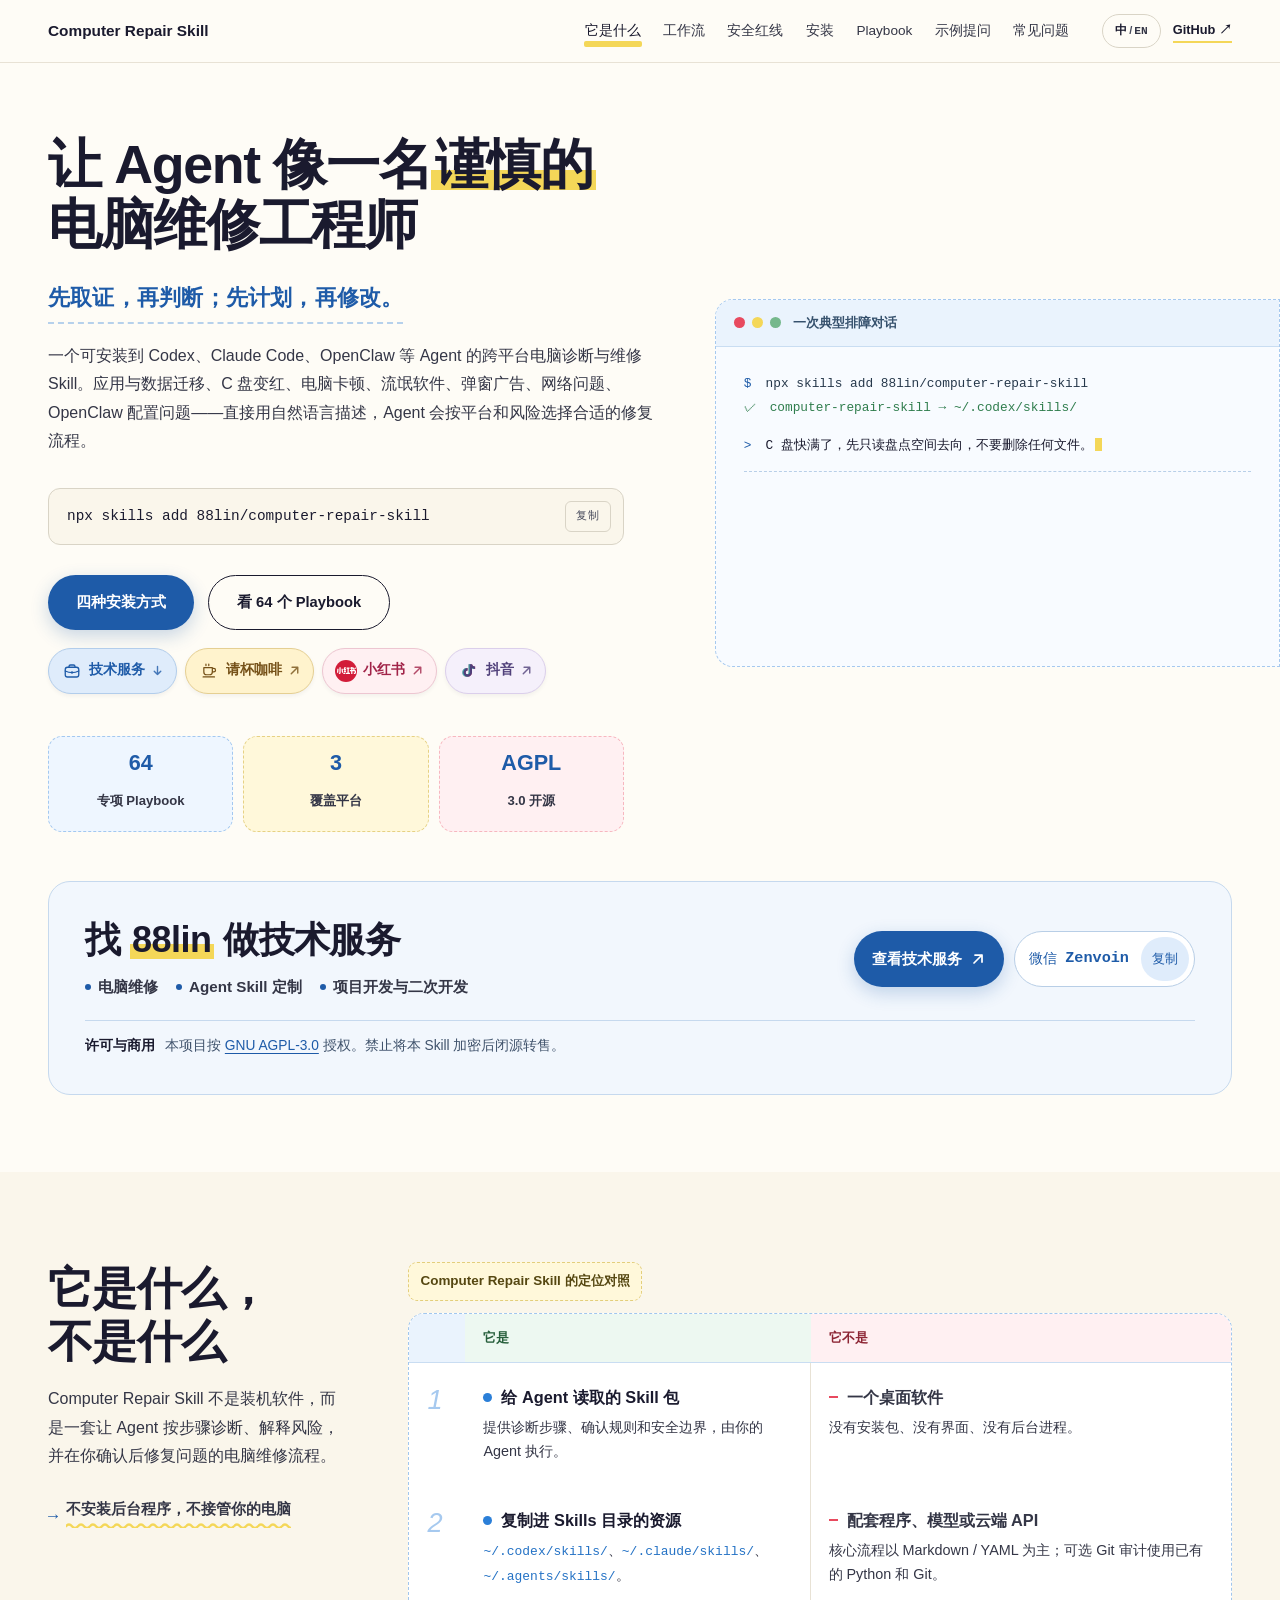
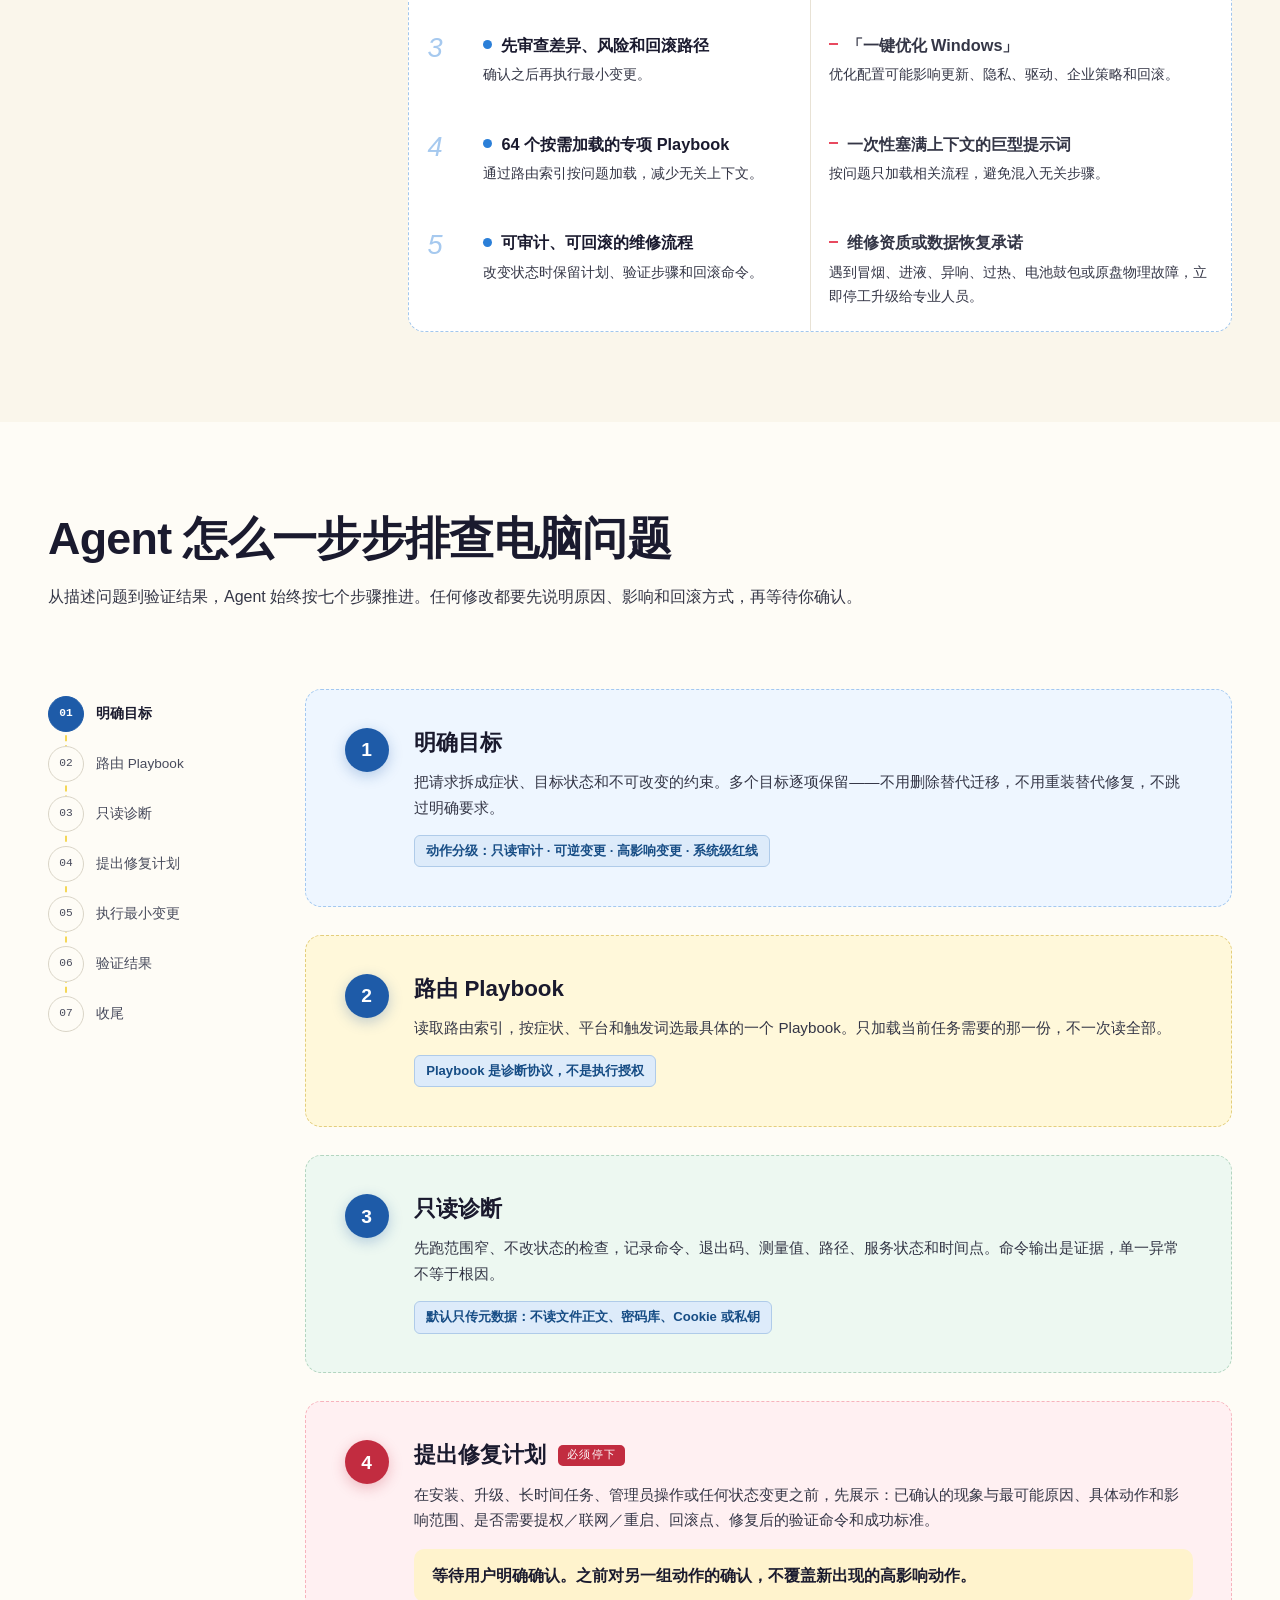
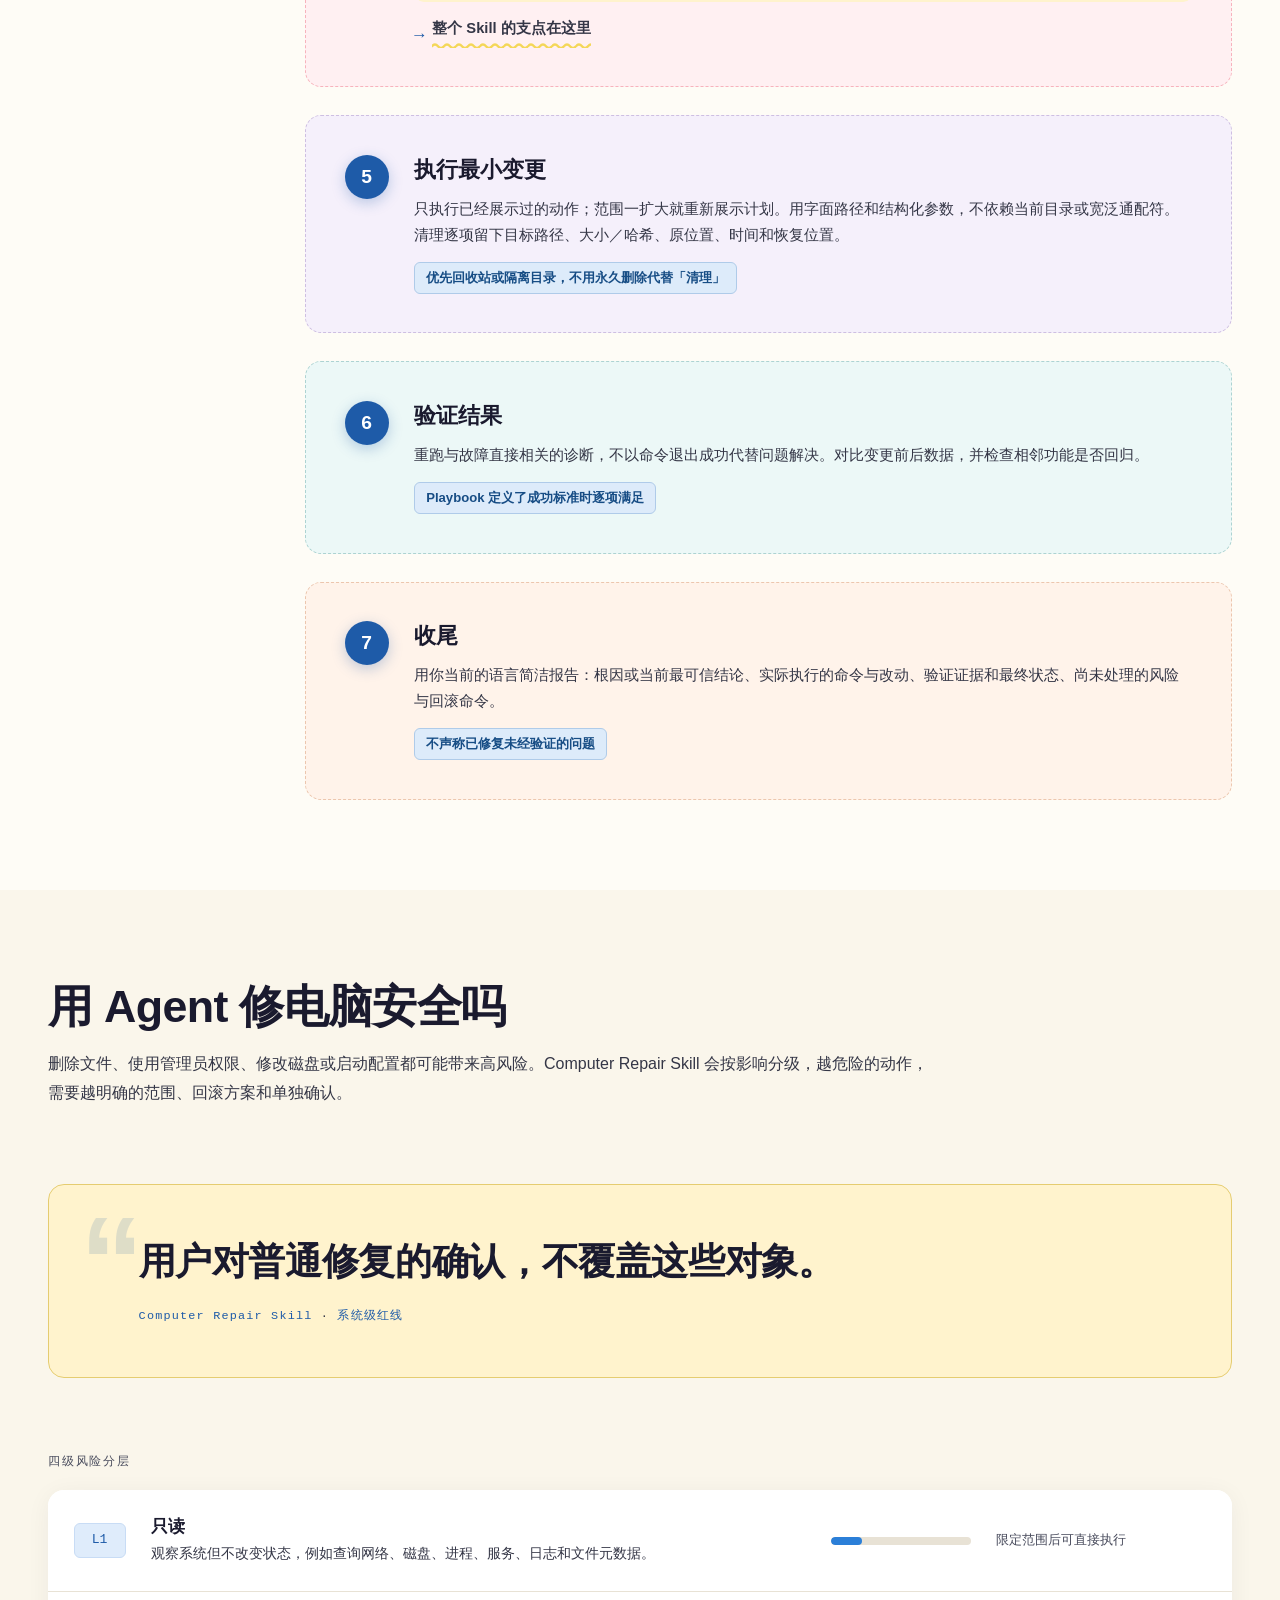
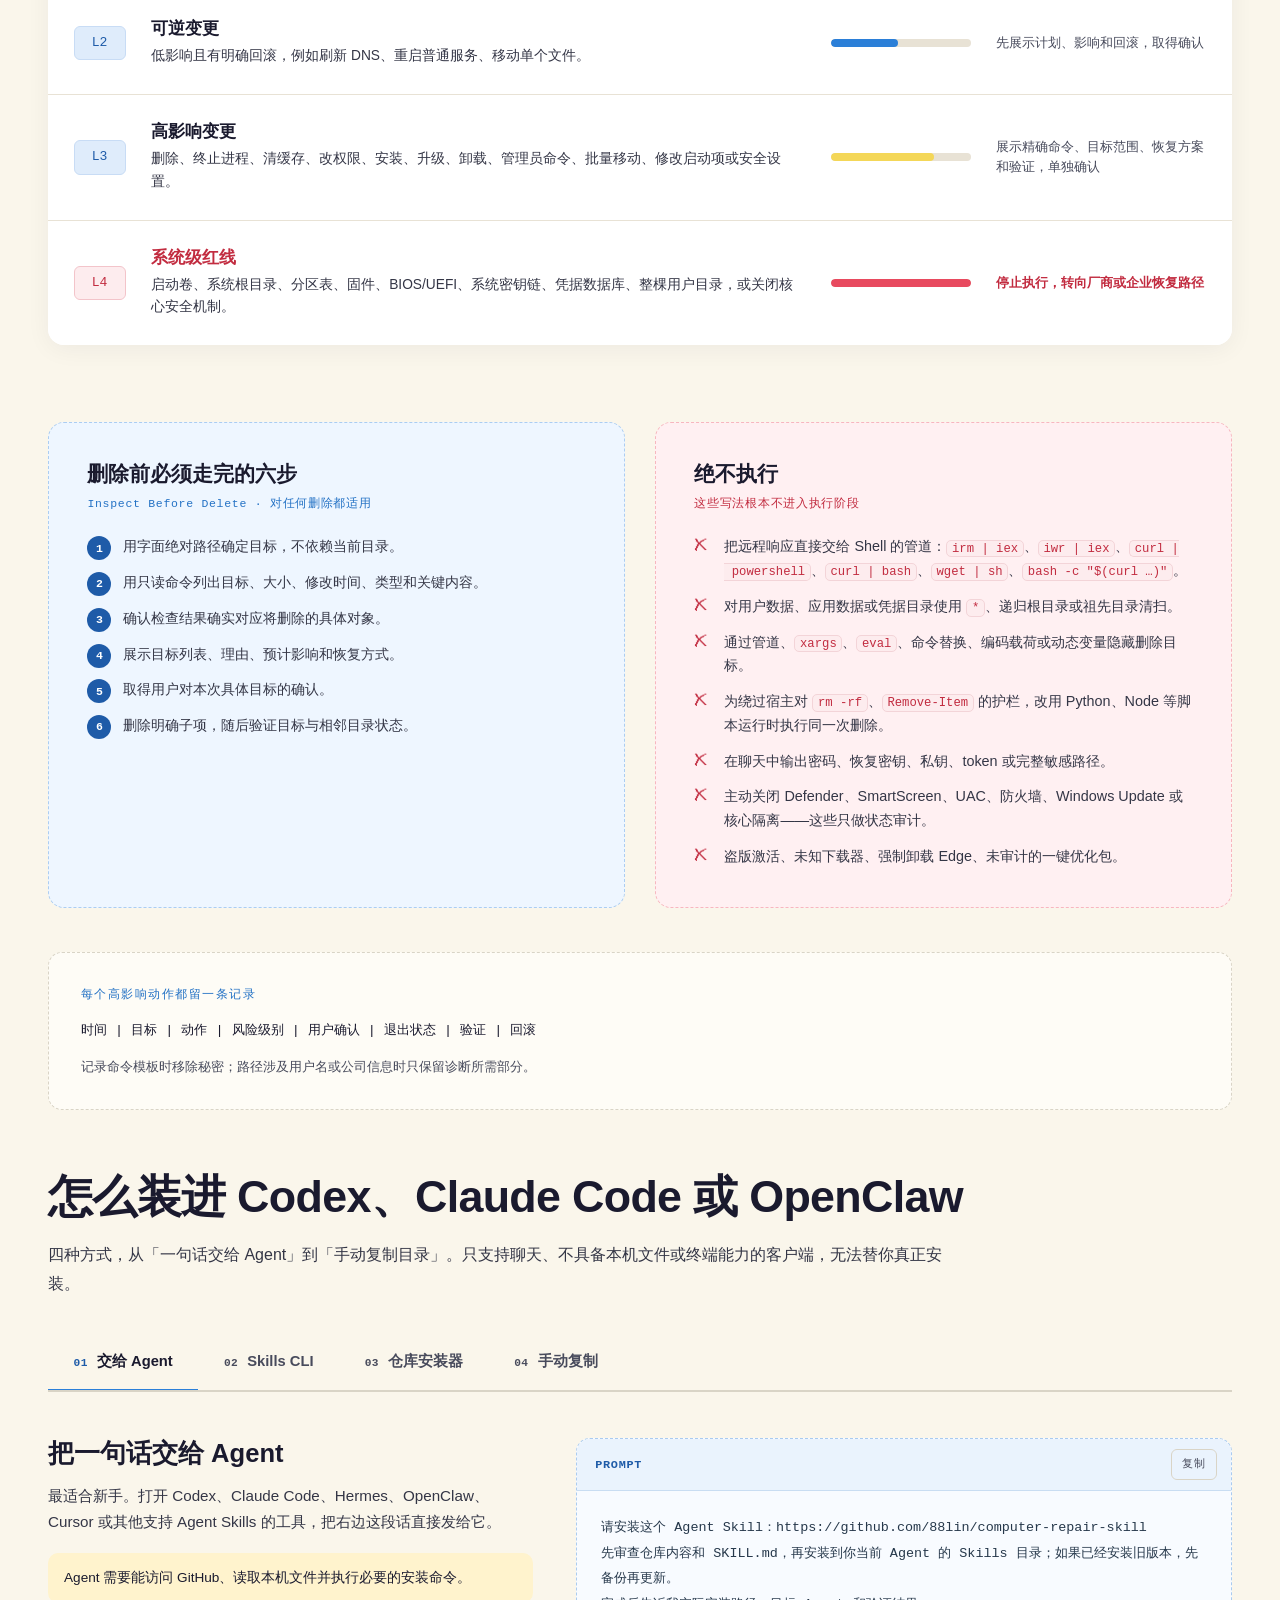
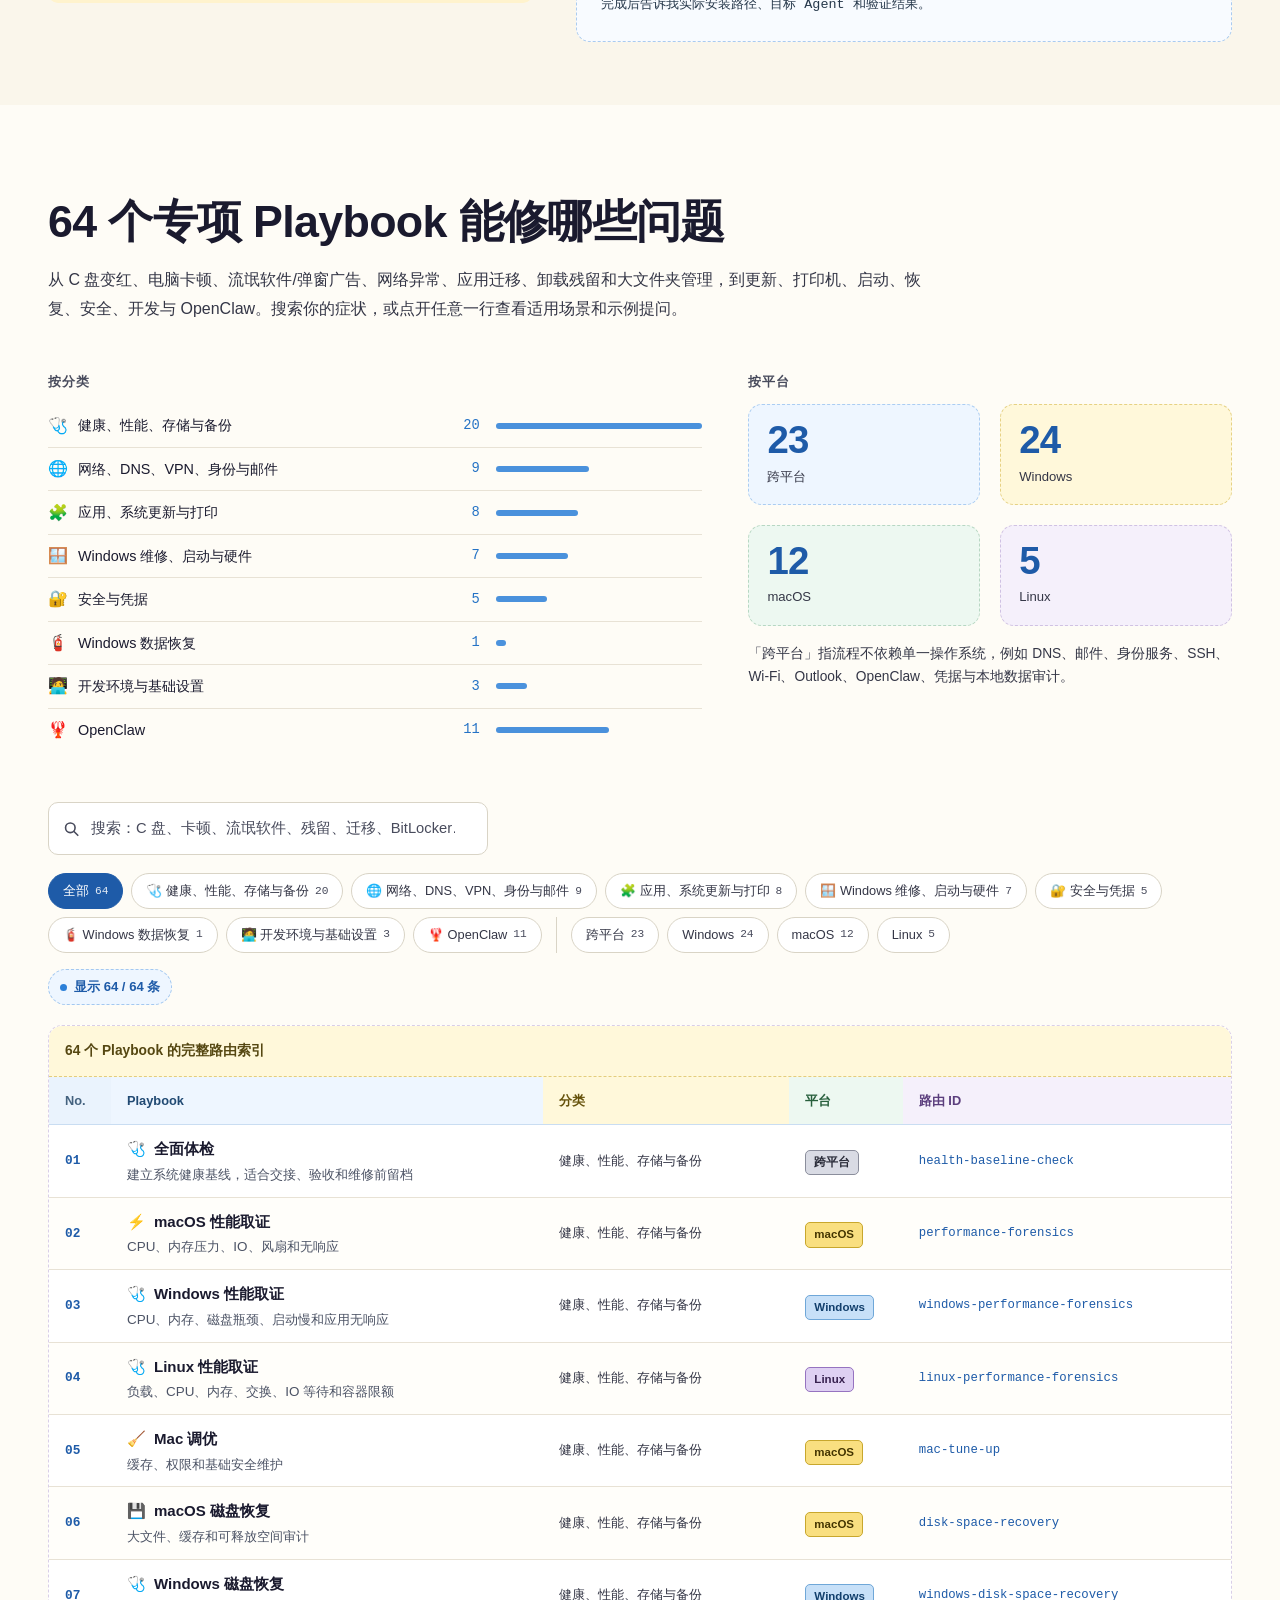
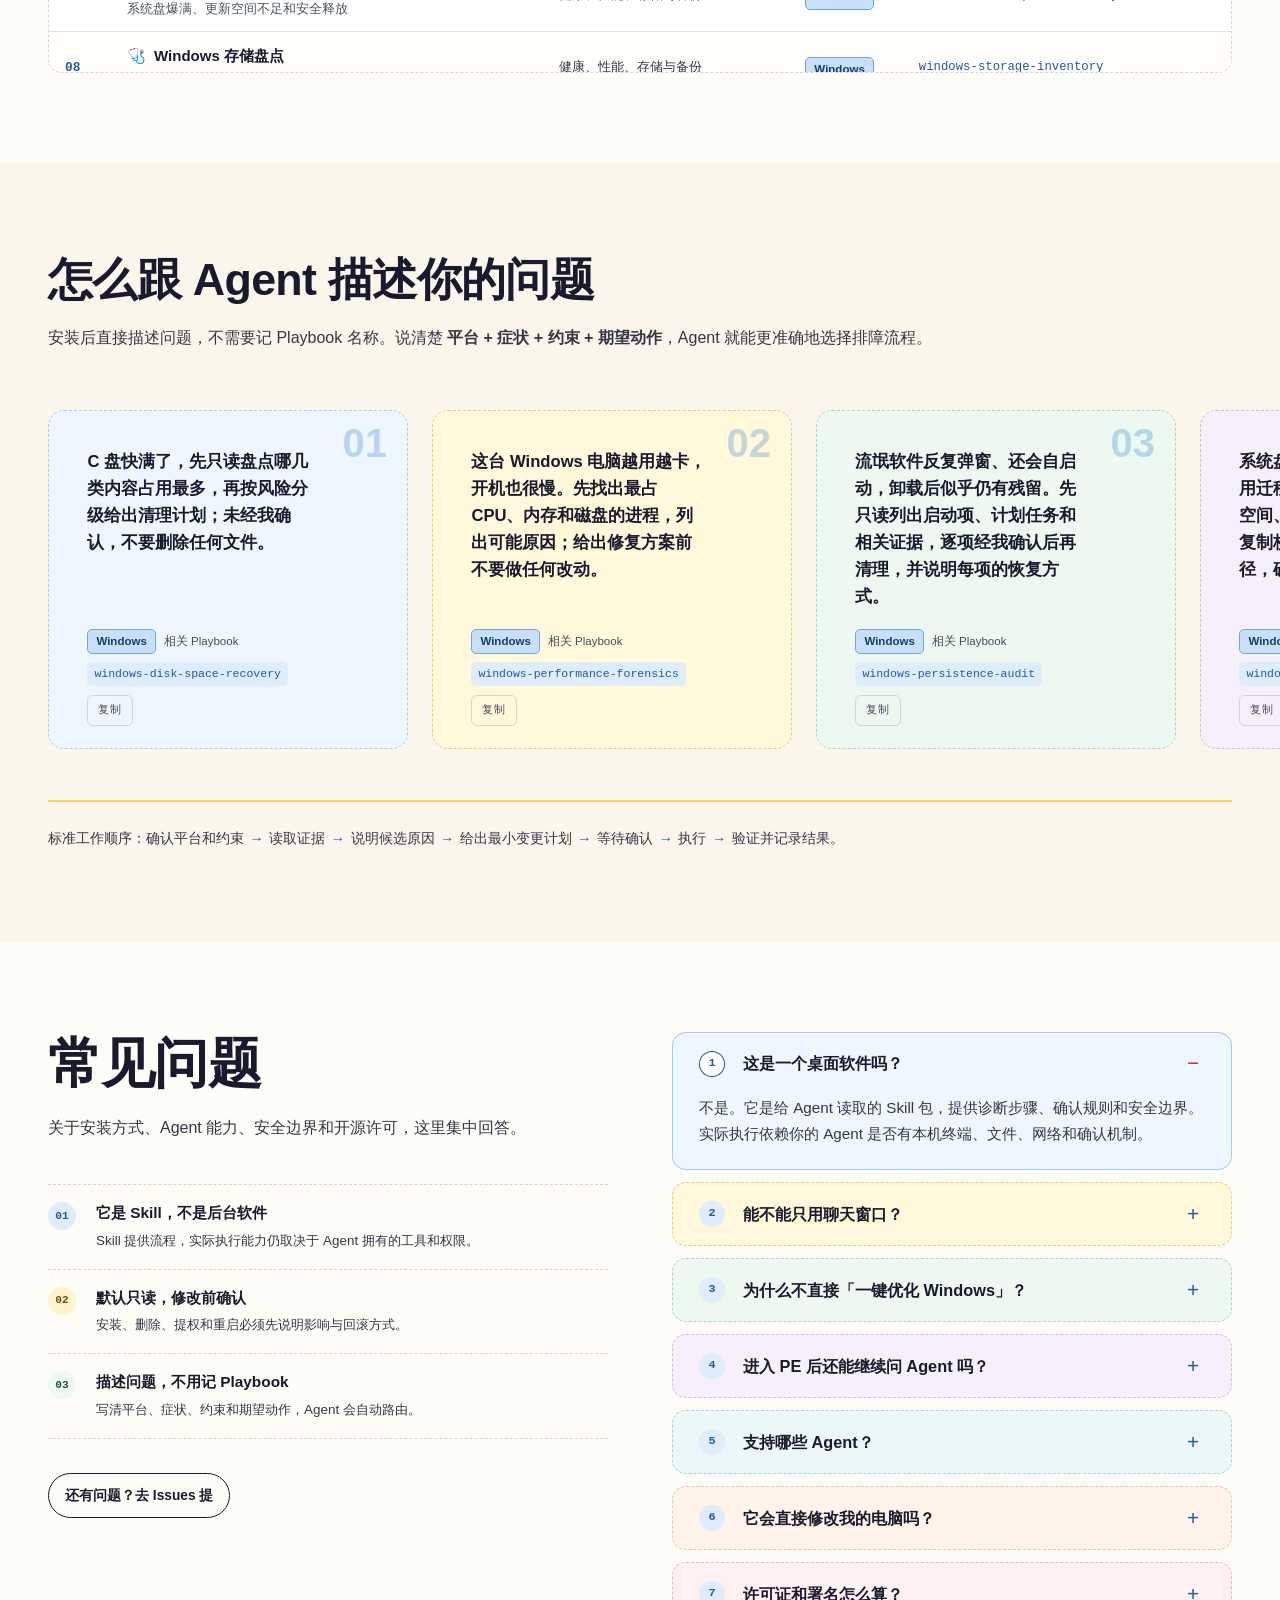
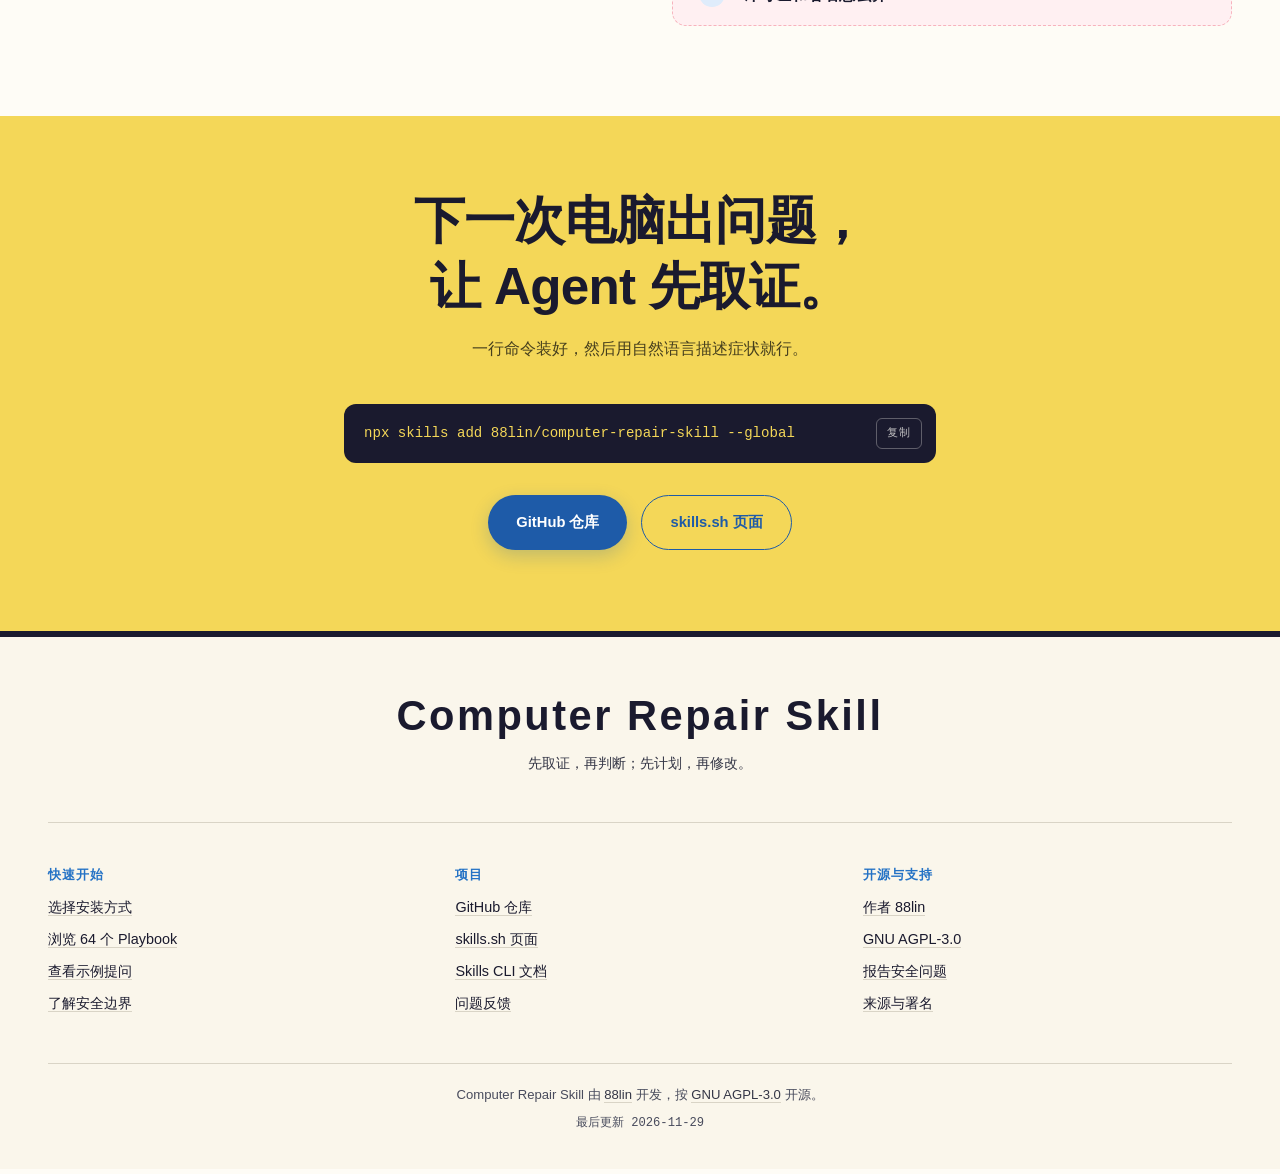
<file: docs/index.html>
<!DOCTYPE html>
<html lang="zh-CN" data-page-lang="zh">
<head>
<meta charset="utf-8">
<meta name="viewport" content="width=device-width, initial-scale=1">
<meta name="color-scheme" content="light">
<title data-i18n="meta.title">Computer Repair Skill — 让 Agent 像一名谨慎的电脑维修工程师</title>
<meta name="description" data-i18n-attr="content|meta.desc" content="C 盘变红、电脑卡顿、流氓软件删不掉、弹窗广告反复、网络异常、应用迁移——用一句话描述症状，Agent 先取证、再给出计划，经你确认后执行。64 个按需加载的专项 Playbook，覆盖 Windows、macOS、Linux 与维修专项，AGPL-3.0 开源。">
<meta name="author" content="88lin">
<meta name="robots" content="index,follow,max-image-preview:large,max-snippet:-1,max-video-preview:-1">
<link rel="canonical" href="https://repair.88lin.eu.org/">
<link rel="alternate" hreflang="zh-CN" href="https://repair.88lin.eu.org/">
<link rel="alternate" hreflang="en" href="https://repair.88lin.eu.org/en/">
<link rel="alternate" hreflang="x-default" href="https://repair.88lin.eu.org/">
<link rel="sitemap" type="application/xml" href="https://repair.88lin.eu.org/sitemap.xml">
<link rel="icon" href="assets/img/favicon.svg" type="image/svg+xml">
<meta name="msvalidate.01" content="8E8B99B786171A5D199F348D0ACB6387" />
<meta property="og:type" content="website">
<meta property="og:site_name" content="Computer Repair Skill">
<meta property="og:locale" content="zh_CN">
<meta property="og:locale:alternate" content="en_US">
<meta property="og:url" content="https://repair.88lin.eu.org/">
<meta property="og:title" data-i18n-attr="content|meta.ogtitle" content="Computer Repair Skill — 让 Agent 像一名谨慎的电脑维修工程师">
<meta property="og:description" data-i18n-attr="content|meta.desc" content="C 盘变红、电脑卡顿、流氓软件删不掉、弹窗广告反复、网络异常、应用迁移——用一句话描述症状，Agent 先取证、再给出计划，经你确认后执行。64 个按需加载的专项 Playbook，覆盖 Windows、macOS、Linux 与维修专项，AGPL-3.0 开源。">
<meta property="og:image" content="https://repair.88lin.eu.org/assets/img/og-image.png">
<meta property="og:image:width" content="1200">
<meta property="og:image:height" content="630">
<meta property="og:image:alt" data-i18n-attr="content|meta.imgalt" content="Computer Repair Skill — 跨平台电脑诊断与维修 Agent Skill">
<meta name="twitter:card" content="summary_large_image">
<meta name="twitter:title" data-i18n-attr="content|meta.ogtitle" content="Computer Repair Skill — 让 Agent 像一名谨慎的电脑维修工程师">
<meta name="twitter:description" data-i18n-attr="content|meta.desc" content="C 盘变红、电脑卡顿、流氓软件删不掉、弹窗广告反复、网络异常、应用迁移——用一句话描述症状，Agent 先取证、再给出计划，经你确认后执行。64 个按需加载的专项 Playbook，覆盖 Windows、macOS、Linux 与维修专项，AGPL-3.0 开源。">
<meta name="twitter:image" content="https://repair.88lin.eu.org/assets/img/og-image.png">
<meta name="twitter:image:alt" data-i18n-attr="content|meta.imgalt" content="Computer Repair Skill — 跨平台电脑诊断与维修 Agent Skill">

<link rel="stylesheet" href="assets/vendor/lenis/lenis.css">
<link rel="stylesheet" href="assets/css/site.css">
<script>document.documentElement.className+=' js';</script>
<noscript><style>
  .js-only{display:none !important}
  .rv{opacity:1 !important;transform:none !important}
  .pb-row{cursor:default}
  .noscript-note{display:block !important}
</style></noscript>

<!-- structured-data:start 由 tools/build_site.py 生成，请勿手工编辑 -->
<script type="application/ld+json">
{
  "@context": "https://schema.org",
  "@graph": [
    {
      "@type": "WebSite",
      "@id": "https://repair.88lin.eu.org/#website",
      "url": "https://repair.88lin.eu.org/",
      "name": "Computer Repair Skill",
      "description": "C 盘变红、电脑卡顿、流氓软件删不掉、弹窗广告反复、网络异常、应用迁移——用一句话描述症状，Agent 先取证、再给出计划，经你确认后执行。64 个按需加载的专项 Playbook，覆盖 Windows、macOS、Linux 与维修专项，AGPL-3.0 开源。",
      "inLanguage": [
        "zh-CN",
        "en"
      ],
      "publisher": {
        "@id": "https://repair.88lin.eu.org/#author"
      }
    },
    {
      "@type": "Person",
      "@id": "https://repair.88lin.eu.org/#author",
      "name": "88lin",
      "url": "https://dev.88lin.eu.org",
      "sameAs": [
        "https://github.com/88lin",
        "https://github.com/88lin/computer-repair-skill"
      ]
    },
    {
      "@type": "ImageObject",
      "@id": "https://repair.88lin.eu.org/#primaryimage",
      "url": "https://repair.88lin.eu.org/assets/img/og-image.png",
      "contentUrl": "https://repair.88lin.eu.org/assets/img/og-image.png",
      "width": 1200,
      "height": 630,
      "caption": "Computer Repair Skill — 跨平台电脑诊断与维修 Agent Skill"
    },
    {
      "@type": [
        "WebPage",
        "FAQPage"
      ],
      "@id": "https://repair.88lin.eu.org/#webpage",
      "url": "https://repair.88lin.eu.org/",
      "name": "Computer Repair Skill — 让 Agent 像一名谨慎的电脑维修工程师",
      "description": "C 盘变红、电脑卡顿、流氓软件删不掉、弹窗广告反复、网络异常、应用迁移——用一句话描述症状，Agent 先取证、再给出计划，经你确认后执行。64 个按需加载的专项 Playbook，覆盖 Windows、macOS、Linux 与维修专项，AGPL-3.0 开源。",
      "inLanguage": "zh-CN",
      "isPartOf": {
        "@id": "https://repair.88lin.eu.org/#website"
      },
      "about": {
        "@id": "https://repair.88lin.eu.org/#skill"
      },
      "primaryImageOfPage": {
        "@id": "https://repair.88lin.eu.org/#primaryimage"
      },
      "author": {
        "@id": "https://repair.88lin.eu.org/#author"
      },
      "publisher": {
        "@id": "https://repair.88lin.eu.org/#author"
      },
      "datePublished": "2026-07-26",
      "dateModified": "2026-11-29",
      "mainEntity": [
        {
          "@type": "Question",
          "name": "这是一个桌面软件吗？",
          "acceptedAnswer": {
            "@type": "Answer",
            "text": "不是。它是给 Agent 读取的 Skill 包，提供诊断步骤、确认规则和安全边界。实际执行依赖你的 Agent 是否有本机终端、文件、网络和确认机制。"
          }
        },
        {
          "@type": "Question",
          "name": "能不能只用聊天窗口？",
          "acceptedAnswer": {
            "@type": "Answer",
            "text": "可以让 Agent 解释流程、生成检查清单和人工步骤；但没有本机工具时，它不能替你读取真实系统，也不能声称已经修复或验证。"
          }
        },
        {
          "@type": "Question",
          "name": "为什么不直接「一键优化 Windows」？",
          "acceptedAnswer": {
            "@type": "Answer",
            "text": "因为优化配置可能影响更新、隐私、驱动、企业策略和回滚。Computer Repair Skill 会先审查差异、风险和回滚路径，再在你确认后执行最小变更。"
          }
        },
        {
          "@type": "Question",
          "name": "进入 PE 后还能继续问 Agent 吗？",
          "acceptedAnswer": {
            "@type": "Answer",
            "text": "不要假设可以。进入 PE/WinRE 前让 Agent 把 BitLocker 状态、备份检查、命令清单和停工条件保存下来；离线阶段由人按清单处理，回到正常系统后再让 Agent 复核。"
          }
        },
        {
          "@type": "Question",
          "name": "支持哪些 Agent？",
          "acceptedAnswer": {
            "@type": "Answer",
            "text": "Codex、Claude Code、Hermes、OpenClaw、Cursor 或其他支持 Agent Skills 的工具。安装器内置 codex、claude、agents 三个默认 Skills 根目录，另有 custom 供你指定路径。"
          }
        },
        {
          "@type": "Question",
          "name": "它会直接修改我的电脑吗？",
          "acceptedAnswer": {
            "@type": "Answer",
            "text": "不会。默认先做只读检查并说明发现的问题；涉及安装、删除、提权、重启或其他状态变更时，会先展示具体动作、影响范围和回滚方式，等你明确确认后才继续。"
          }
        },
        {
          "@type": "Question",
          "name": "许可证和署名怎么算？",
          "acceptedAnswer": {
            "@type": "Answer",
            "text": "项目按 GNU AGPL-3.0 开源。你可以查看、审阅和修改源码；分发修改版本时，需要遵守同一许可证的公开源码与署名要求。"
          }
        }
      ]
    },
    {
      "@type": [
        "SoftwareApplication",
        "SoftwareSourceCode"
      ],
      "@id": "https://repair.88lin.eu.org/#skill",
      "name": "Computer Repair Skill",
      "url": "https://repair.88lin.eu.org/",
      "description": "一个可安装到 Codex、Claude Code、OpenClaw 等 Agent 的跨平台电脑诊断与维修 Skill。应用与数据迁移、C 盘变红、电脑卡顿、流氓软件、弹窗广告、网络问题、OpenClaw 配置问题——直接用自然语言描述，Agent 会按平台和风险选择合适的修复流程。",
      "applicationCategory": "DeveloperApplication",
      "applicationSubCategory": "Agent Skill",
      "operatingSystem": "Windows, macOS, Linux",
      "softwareVersion": "1.3.0",
      "dateModified": "2026-11-29",
      "codeRepository": "https://github.com/88lin/computer-repair-skill",
      "programmingLanguage": [
        "Markdown",
        "YAML"
      ],
      "runtimePlatform": [
        "Codex",
        "Claude Code",
        "OpenClaw",
        "Cursor"
      ],
      "license": "https://www.gnu.org/licenses/agpl-3.0.html",
      "isAccessibleForFree": true,
      "inLanguage": [
        "zh-CN",
        "en"
      ],
      "keywords": [
        "电脑维修",
        "Agent Skill",
        "C 盘清理",
        "电脑卡顿",
        "流氓软件清理",
        "弹窗广告",
        "Windows 诊断",
        "macOS 诊断",
        "Linux 诊断",
        "OpenClaw 配置"
      ],
      "image": {
        "@id": "https://repair.88lin.eu.org/#primaryimage"
      },
      "author": {
        "@id": "https://repair.88lin.eu.org/#author"
      },
      "maintainer": {
        "@id": "https://repair.88lin.eu.org/#author"
      },
      "offers": {
        "@type": "Offer",
        "price": "0",
        "priceCurrency": "USD"
      },
      "featureList": [
        "健康、性能、存储与备份",
        "网络、DNS、VPN、身份与邮件",
        "应用、系统更新与打印",
        "Windows 维修、启动与硬件",
        "安全与凭据",
        "Windows 数据恢复",
        "开发环境与基础设置",
        "OpenClaw"
      ]
    },
    {
      "@type": "HowTo",
      "@id": "https://repair.88lin.eu.org/#workflow",
      "name": "Agent 怎么一步步排查电脑问题",
      "description": "从描述问题到验证结果，Agent 始终按七个步骤推进。任何修改都要先说明原因、影响和回滚方式，再等待你确认。",
      "inLanguage": "zh-CN",
      "step": [
        {
          "@type": "HowToStep",
          "position": 1,
          "name": "明确目标",
          "text": "把请求拆成症状、目标状态和不可改变的约束。多个目标逐项保留——不用删除替代迁移，不用重装替代修复，不跳过明确要求。",
          "url": "https://repair.88lin.eu.org/#step1"
        },
        {
          "@type": "HowToStep",
          "position": 2,
          "name": "路由 Playbook",
          "text": "读取路由索引，按症状、平台和触发词选最具体的一个 Playbook。只加载当前任务需要的那一份，不一次读全部。",
          "url": "https://repair.88lin.eu.org/#step2"
        },
        {
          "@type": "HowToStep",
          "position": 3,
          "name": "只读诊断",
          "text": "先跑范围窄、不改状态的检查，记录命令、退出码、测量值、路径、服务状态和时间点。命令输出是证据，单一异常不等于根因。",
          "url": "https://repair.88lin.eu.org/#step3"
        },
        {
          "@type": "HowToStep",
          "position": 4,
          "name": "提出修复计划",
          "text": "在安装、升级、长时间任务、管理员操作或任何状态变更之前，先展示：已确认的现象与最可能原因、具体动作和影响范围、是否需要提权／联网／重启、回滚点、修复后的验证命令和成功标准。",
          "url": "https://repair.88lin.eu.org/#step4"
        },
        {
          "@type": "HowToStep",
          "position": 5,
          "name": "执行最小变更",
          "text": "只执行已经展示过的动作；范围一扩大就重新展示计划。用字面路径和结构化参数，不依赖当前目录或宽泛通配符。清理逐项留下目标路径、大小／哈希、原位置、时间和恢复位置。",
          "url": "https://repair.88lin.eu.org/#step5"
        },
        {
          "@type": "HowToStep",
          "position": 6,
          "name": "验证结果",
          "text": "重跑与故障直接相关的诊断，不以命令退出成功代替问题解决。对比变更前后数据，并检查相邻功能是否回归。",
          "url": "https://repair.88lin.eu.org/#step6"
        },
        {
          "@type": "HowToStep",
          "position": 7,
          "name": "收尾",
          "text": "用你当前的语言简洁报告：根因或当前最可信结论、实际执行的命令与改动、验证证据和最终状态、尚未处理的风险与回滚命令。",
          "url": "https://repair.88lin.eu.org/#step7"
        }
      ]
    }
  ]
}
</script>
<!-- structured-data:end -->
</head>

<body>
<a class="skiplink" href="#main" data-i18n="a11y.skip">跳到主要内容</a>

<div class="scrollbar" aria-hidden="true"><i id="scrollbarFill"></i></div>

<!-- ══════════ NAV ══════════ -->
<header class="nav" id="nav">
  <div class="nav-in">
    <a class="nav-brand" href="#top">
      <span class="nav-brand-text">Computer&nbsp;Repair&nbsp;Skill</span>
    </a>
    <nav class="nav-links" aria-label="主导航" data-i18n-attr="aria-label|a11y.nav">
      <a href="#what"      data-i18n="nav.what">它是什么</a>
      <a href="#flow"      data-i18n="nav.flow">工作流</a>
      <a href="#safety"    data-i18n="nav.safety">安全红线</a>
      <a href="#install"   data-i18n="nav.install">安装</a>
      <a href="#playbooks" data-i18n="nav.playbooks">Playbook</a>
      <a href="#prompts"   data-i18n="nav.prompts">示例提问</a>
      <a href="#faq"       data-i18n="nav.faq">常见问题</a>
    </nav>
    <div class="nav-side">
      <a class="langbtn" id="langBtn" href="en/" hreflang="en" aria-label="切换语言 / Switch language" data-i18n-attr="aria-label|a11y.lang"><span class="langbtn-on">中</span><span class="langbtn-sep">/</span><span class="langbtn-off">EN</span></a>
      <a class="nav-gh" href="https://github.com/88lin/computer-repair-skill" target="_blank" rel="noopener">GitHub<span aria-hidden="true"> ↗</span></a>
    </div>
  </div>
</header>

<main id="main">
<span id="top"></span>

<!-- ══════════ HERO ══════════ -->
<section class="hero" id="hero" aria-labelledby="heroTitle">
  <div class="hero-in">

    <div class="hero-copy">
      <h1 class="hero-h1 rv rv-d1" id="heroTitle" data-i18n-html="hero.h1"><span class="hero-title-line">让 Agent 像一名<span class="hl">谨慎的</span></span><br><span class="hero-title-line">电脑维修工程师</span></h1>

      <p class="hero-lead rv rv-d2" data-i18n="hero.lead">先取证，再判断；先计划，再修改。</p>

      <p class="hero-sub rv rv-d2" data-i18n="hero.sub">一个可安装到 Codex、Claude Code、OpenClaw 等 Agent 的跨平台电脑诊断与维修 Skill。应用与数据迁移、C 盘变红、电脑卡顿、流氓软件、弹窗广告、网络问题、OpenClaw 配置问题——直接用自然语言描述，Agent 会按平台和风险选择合适的修复流程。</p>

      <div class="hero-cmd rv rv-d3">
        <code class="hero-cmd-code" id="heroCmd">npx skills add 88lin/computer-repair-skill</code>
        <button class="copybtn" type="button" data-copy="npx skills add 88lin/computer-repair-skill" data-i18n-attr="aria-label|a11y.copy" aria-label="复制命令"><span data-i18n="ui.copy">复制</span></button>
      </div>

      <div class="hero-acts rv rv-d4">
        <a class="btn btn-primary" href="#install" data-i18n="hero.cta1">四种安装方式</a>
        <a class="btn btn-ghost" href="#playbooks" data-i18n="hero.cta2">看 64 个 Playbook</a>
      </div>

      <div class="author-links">
        <a class="btn author-link author-link-service" href="#services">
          <span class="author-icon" aria-hidden="true"><svg viewBox="0 0 24 24" width="18" height="18"><rect x="3" y="7" width="18" height="13" rx="3"/><path d="M8 7V6a2 2 0 0 1 2-2h4a2 2 0 0 1 2 2v1M3 12a21 21 0 0 0 18 0m-9 1v2"/></svg></span>
          <span data-i18n="service.jump">技术服务</span>
          <svg class="link-arrow" viewBox="0 0 16 16" width="16" height="16" aria-hidden="true"><path d="M8 3v10M4 9l4 4 4-4"/></svg>
        </a>
        <a class="btn author-link author-link-coffee" href="https://blog.88lin.eu.org/coffee" target="_blank" rel="noopener">
          <span class="author-icon" aria-hidden="true"><svg viewBox="0 0 24 24" width="17" height="17"><path d="M4 8h12v6a4 4 0 0 1-4 4H8a4 4 0 0 1-4-4V8Zm12 1h2a2.5 2.5 0 0 1 0 5h-2M3 21h16M7 3v2m4-2v2"/></svg></span>
          <span data-i18n="service.coffee">请杯咖啡</span>
          <svg class="link-arrow" viewBox="0 0 16 16" width="16" height="16" aria-hidden="true"><path d="M4 12 12 4M5 4h7v7"/></svg>
        </a>
        <a class="btn author-link author-link-xhs" href="https://www.xiaohongshu.com/user/profile/6a9a3ba20000000013032c00" target="_blank" rel="noopener">
          <span class="author-icon"><img src="assets/img/xiaohongshu.svg" alt="" width="19" height="19"></span>
          <span data-i18n="service.xhs">小红书</span>
          <svg class="link-arrow" viewBox="0 0 16 16" width="16" height="16" aria-hidden="true"><path d="M4 12 12 4M5 4h7v7"/></svg>
        </a>
        <a class="btn author-link author-link-douyin" href="https://www.douyin.com/user/MS4wLjABAAAAIC5glfOILZlHQDMcIKF0c3o2-BKTivu0BEOdaiLJP0pDQSssB9mlXCxY-M42BD9L" target="_blank" rel="noopener">
          <span class="author-icon" aria-hidden="true"><svg viewBox="0 0 24 24" width="15" height="15"><path d="M16 2h-4v13a3 3 0 1 1-3-3V8a7 7 0 1 0 7 7V8a9 9 0 0 0 5 1.5v-4A5 5 0 0 1 16 2Z"/></svg></span>
          <span data-i18n="service.douyin">抖音</span>
          <svg class="link-arrow" viewBox="0 0 16 16" width="16" height="16" aria-hidden="true"><path d="M4 12 12 4M5 4h7v7"/></svg>
        </a>
      </div>

      <ul class="hero-pills rv rv-d5">
        <li class="pill"><b class="pill-n">64</b><span class="pill-t" data-i18n="hero.pill1">专项 Playbook</span></li>
        <li class="pill"><b class="pill-n">3</b><span class="pill-t" data-i18n="hero.pill2">覆盖平台</span></li>
        <li class="pill"><b class="pill-n">AGPL</b><span class="pill-t" data-i18n="hero.pill3">3.0 开源</span></li>
      </ul>

    </div>

    <div class="hero-stage rv rv-d3">
      <figure class="term">
        <figcaption class="term-bar">
          <span class="term-dots" aria-hidden="true"><i></i><i></i><i></i></span>
          <span class="term-title" data-i18n="hero.termTitle">一次典型排障对话</span>
        </figcaption>
        <div class="term-body">
          <p class="tl"><span class="tl-p">$</span> npx skills add 88lin/computer-repair-skill</p>
          <p class="tl tl-ok"><span class="tl-mark" aria-hidden="true">✓</span> computer-repair-skill → ~/.codex/skills/</p>
          <p class="tl tl-you" id="typeLine"><span class="tl-p">&gt;</span> <span id="typeText" data-i18n="hero.type" data-i18n-attr="data-typewriter|hero.type" data-typewriter="C 盘快满了，先只读盘点空间去向，不要删除任何文件。">C 盘快满了，先只读盘点空间去向，不要删除任何文件。</span><i class="caret" aria-hidden="true"></i></p>
          <div class="term-steps" id="termSteps">
            <p class="tl tl-s"><span class="tl-k">1/7</span> <span data-i18n="hero.t1">明确目标</span><span class="tl-d" data-i18n="hero.t1d">平台 Windows · 约束：不删除任何文件</span></p>
            <p class="tl tl-s"><span class="tl-k">2/7</span> <span data-i18n="hero.t2">路由 Playbook</span><span class="tl-d tl-mono">windows-disk-space-recovery</span></p>
            <p class="tl tl-s"><span class="tl-k">3/7</span> <span data-i18n="hero.t3">只读诊断</span><span class="tl-d tl-mono">Win32_LogicalDisk · Get-ChildItem -LiteralPath · DISM /AnalyzeComponentStore</span></p>
            <p class="tl tl-s tl-stop"><span class="tl-k tl-k-r">4/7</span> <span data-i18n="hero.t4">提出修复计划</span><span class="tl-d tl-d-r" data-i18n="hero.t4d">等待你明确确认后才动手</span></p>
          </div>
        </div>
      </figure>
    </div>

  </div>
</section>

<section class="services" id="services" aria-labelledby="servicesTitle">
  <div class="wrap">
    <div class="services-in">
      <div>
        <h2 id="servicesTitle" data-i18n-html="service.title">找 <span class="hl">88lin</span> 做技术服务</h2>
        <ul class="services-list">
          <li data-i18n="service.repair">电脑维修</li>
          <li data-i18n="service.skill">Agent Skill 定制</li>
          <li data-i18n="service.development">项目开发与二次开发</li>
        </ul>
      </div>
      <div class="services-contact">
        <a class="btn btn-primary" href="https://dev.88lin.eu.org/#services" target="_blank" rel="noopener">
          <span data-i18n="service.visit">查看技术服务</span>
          <svg class="link-arrow" viewBox="0 0 16 16" width="16" height="16" aria-hidden="true"><path d="M4 12 12 4M5 4h7v7"/></svg>
        </a>
        <div class="services-wechat">
          <span data-i18n="service.wechat">微信</span>
          <code id="serviceWechat">Zenvoin</code>
          <button class="copybtn js-only" type="button" data-copy-from="#serviceWechat" aria-label="复制微信号" data-i18n-attr="aria-label|service.copyWechat"><span data-i18n="ui.copy">复制</span></button>
        </div>
      </div>
      <p class="services-license" data-i18n-html="service.license"><strong>许可与商用</strong> 本项目按 <a href="https://www.gnu.org/licenses/agpl-3.0.html">GNU AGPL-3.0</a> 授权。禁止将本 Skill 加密后闭源转售。</p>
    </div>
  </div>
</section>

<!-- ══════════ 01 · 它是什么 / 它不是什么 ══════════ -->
<section class="s s-what" id="what" aria-labelledby="whatTitle">
  <div class="wrap what-in">

    <div class="what-aside">
      <div class="what-aside-stick">
        <h2 class="sectitle" id="whatTitle" data-i18n="what.title">它是什么，<br>不是什么</h2>
        <p class="secdesc" data-i18n="what.desc">Computer Repair Skill 不是装机软件，而是一套让 Agent 按步骤诊断、解释风险，并在你确认后修复问题的电脑维修流程。</p>
        <p class="scribble"><span class="scribble-txt" data-i18n="what.note">不安装后台程序，不接管你的电脑</span></p>
      </div>
    </div>

    <div class="what-main">
      <p class="vs-cap"><span data-i18n="what.caption">Computer Repair Skill 的定位对照</span></p>
      <div class="vs-frame">
      <table class="vs">
        <caption class="sr-only" data-i18n="what.caption">Computer Repair Skill 的定位对照</caption>
        <thead>
          <tr>
            <th scope="col" class="vs-h-n"><span class="sr-only" data-i18n="what.colN">序号</span></th>
            <th scope="col" class="vs-h-y" data-i18n="what.colYes">它是</th>
            <th scope="col" class="vs-h-n2" data-i18n="what.colNo">它不是</th>
          </tr>
        </thead>
        <tbody>
          <tr>
            <td class="vs-n" aria-hidden="true">1</td>
            <td class="vs-y"><b data-i18n="what.r1y">给 Agent 读取的 Skill 包</b><span data-i18n="what.r1yd">提供诊断步骤、确认规则和安全边界，由你的 Agent 执行。</span></td>
            <td class="vs-no"><b data-i18n="what.r1n">一个桌面软件</b><span data-i18n="what.r1nd">没有安装包、没有界面、没有后台进程。</span></td>
          </tr>
          <tr>
            <td class="vs-n" aria-hidden="true">2</td>
            <td class="vs-y"><b data-i18n="what.r2y">复制进 Skills 目录的资源</b><span data-i18n="what.r2yd"><code>~/.codex/skills/</code>、<code>~/.claude/skills/</code>、<code>~/.agents/skills/</code>。</span></td>
            <td class="vs-no"><b data-i18n="what.r2n">配套程序、模型或云端 API</b><span data-i18n="what.r2nd">核心流程以 Markdown / YAML 为主；可选 Git 审计使用已有的 Python 和 Git。</span></td>
          </tr>
          <tr>
            <td class="vs-n" aria-hidden="true">3</td>
            <td class="vs-y"><b data-i18n="what.r3y">先审查差异、风险和回滚路径</b><span data-i18n="what.r3yd">确认之后再执行最小变更。</span></td>
            <td class="vs-no"><b data-i18n="what.r3n">「一键优化 Windows」</b><span data-i18n="what.r3nd">优化配置可能影响更新、隐私、驱动、企业策略和回滚。</span></td>
          </tr>
          <tr>
            <td class="vs-n" aria-hidden="true">4</td>
            <td class="vs-y"><b data-i18n="what.r4y">64 个按需加载的专项 Playbook</b><span data-i18n="what.r4yd">通过路由索引按问题加载，减少无关上下文。</span></td>
            <td class="vs-no"><b data-i18n="what.r4n">一次性塞满上下文的巨型提示词</b><span data-i18n="what.r4nd">按问题只加载相关流程，避免混入无关步骤。</span></td>
          </tr>
          <tr>
            <td class="vs-n" aria-hidden="true">5</td>
            <td class="vs-y"><b data-i18n="what.r5y">可审计、可回滚的维修流程</b><span data-i18n="what.r5yd">改变状态时保留计划、验证步骤和回滚命令。</span></td>
            <td class="vs-no"><b data-i18n="what.r5n">维修资质或数据恢复承诺</b><span data-i18n="what.r5nd">遇到冒烟、进液、异响、过热、电池鼓包或原盘物理故障，立即停工升级给专业人员。</span></td>
          </tr>
        </tbody>
      </table>
      </div>
    </div>

  </div>
</section>

<!-- ══════════ 02 · 一次对话怎么走 ══════════ -->
<section class="s s-flow" id="flow" aria-labelledby="flowTitle">
  <div class="wrap">
    <div class="flow-head">
      <h2 class="sectitle" id="flowTitle" data-i18n="flow.title">Agent 怎么一步步排查电脑问题</h2>
      <p class="secdesc secdesc-wide" data-i18n="flow.desc">从描述问题到验证结果，Agent 始终按七个步骤推进。任何修改都要先说明原因、影响和回滚方式，再等待你确认。</p>
    </div>
  </div>

  <div class="wrap flow-in">
    <nav class="flow-rail js-only" aria-label="工作流步骤导航" data-i18n-attr="aria-label|a11y.flowrail">
      <ol class="flow-rail-list">
        <li><a href="#step1" class="frl is-on" data-step="1"><i class="frl-n">01</i><span data-i18n="flow.s1t">明确目标</span></a></li>
        <li><a href="#step2" class="frl" data-step="2"><i class="frl-n">02</i><span data-i18n="flow.s2t">路由 Playbook</span></a></li>
        <li><a href="#step3" class="frl" data-step="3"><i class="frl-n">03</i><span data-i18n="flow.s3t">只读诊断</span></a></li>
        <li><a href="#step4" class="frl frl-stop" data-step="4"><i class="frl-n">04</i><span data-i18n="flow.s4t">提出修复计划</span></a></li>
        <li><a href="#step5" class="frl" data-step="5"><i class="frl-n">05</i><span data-i18n="flow.s5t">执行最小变更</span></a></li>
        <li><a href="#step6" class="frl" data-step="6"><i class="frl-n">06</i><span data-i18n="flow.s6t">验证结果</span></a></li>
        <li><a href="#step7" class="frl" data-step="7"><i class="frl-n">07</i><span data-i18n="flow.s7t">收尾</span></a></li>
      </ol>
    </nav>

    <ol class="flow-cards">
      <li class="fc rv" id="step1">
        <span class="fc-dot" aria-hidden="true">1</span>
        <div class="fc-body">
          <h3 class="fc-t"><span data-i18n="flow.s1t">明确目标</span></h3>
          <p class="fc-p" data-i18n="flow.s1p">把请求拆成症状、目标状态和不可改变的约束。多个目标逐项保留——不用删除替代迁移，不用重装替代修复，不跳过明确要求。</p>
          <p class="fc-tag"><span class="tag" data-i18n="flow.s1g">动作分级：只读审计 · 可逆变更 · 高影响变更 · 系统级红线</span></p>
        </div>
      </li>
      <li class="fc rv" id="step2">
        <span class="fc-dot" aria-hidden="true">2</span>
        <div class="fc-body">
          <h3 class="fc-t"><span data-i18n="flow.s2t">路由 Playbook</span></h3>
          <p class="fc-p" data-i18n="flow.s2p">读取路由索引，按症状、平台和触发词选最具体的一个 Playbook。只加载当前任务需要的那一份，不一次读全部。</p>
          <p class="fc-tag"><span class="tag" data-i18n="flow.s2g">Playbook 是诊断协议，不是执行授权</span></p>
        </div>
      </li>
      <li class="fc rv" id="step3">
        <span class="fc-dot" aria-hidden="true">3</span>
        <div class="fc-body">
          <h3 class="fc-t"><span data-i18n="flow.s3t">只读诊断</span></h3>
          <p class="fc-p" data-i18n="flow.s3p">先跑范围窄、不改状态的检查，记录命令、退出码、测量值、路径、服务状态和时间点。命令输出是证据，单一异常不等于根因。</p>
          <p class="fc-tag"><span class="tag" data-i18n="flow.s3g">默认只传元数据：不读文件正文、密码库、Cookie 或私钥</span></p>
        </div>
      </li>
      <li class="fc fc-stop rv" id="step4">
        <span class="fc-dot fc-dot-r" aria-hidden="true">4</span>
        <div class="fc-body">
          <h3 class="fc-t"><span data-i18n="flow.s4t">提出修复计划</span><span class="fc-flag" data-i18n="flow.s4f">必须停下</span></h3>
          <p class="fc-p" data-i18n="flow.s4p">在安装、升级、长时间任务、管理员操作或任何状态变更之前，先展示：已确认的现象与最可能原因、具体动作和影响范围、是否需要提权／联网／重启、回滚点、修复后的验证命令和成功标准。</p>
          <p class="fc-quote" data-i18n="flow.s4q">等待用户明确确认。之前对另一组动作的确认，不覆盖新出现的高影响动作。</p>
          <p class="scribble scribble-in"><span class="scribble-txt" data-i18n="flow.s4n">整个 Skill 的支点在这里</span></p>
        </div>
      </li>
      <li class="fc rv" id="step5">
        <span class="fc-dot" aria-hidden="true">5</span>
        <div class="fc-body">
          <h3 class="fc-t"><span data-i18n="flow.s5t">执行最小变更</span></h3>
          <p class="fc-p" data-i18n="flow.s5p">只执行已经展示过的动作；范围一扩大就重新展示计划。用字面路径和结构化参数，不依赖当前目录或宽泛通配符。清理逐项留下目标路径、大小／哈希、原位置、时间和恢复位置。</p>
          <p class="fc-tag"><span class="tag" data-i18n="flow.s5g">优先回收站或隔离目录，不用永久删除代替「清理」</span></p>
        </div>
      </li>
      <li class="fc rv" id="step6">
        <span class="fc-dot" aria-hidden="true">6</span>
        <div class="fc-body">
          <h3 class="fc-t"><span data-i18n="flow.s6t">验证结果</span></h3>
          <p class="fc-p" data-i18n="flow.s6p">重跑与故障直接相关的诊断，不以命令退出成功代替问题解决。对比变更前后数据，并检查相邻功能是否回归。</p>
          <p class="fc-tag"><span class="tag" data-i18n="flow.s6g">Playbook 定义了成功标准时逐项满足</span></p>
        </div>
      </li>
      <li class="fc rv" id="step7">
        <span class="fc-dot" aria-hidden="true">7</span>
        <div class="fc-body">
          <h3 class="fc-t"><span data-i18n="flow.s7t">收尾</span></h3>
          <p class="fc-p" data-i18n="flow.s7p">用你当前的语言简洁报告：根因或当前最可信结论、实际执行的命令与改动、验证证据和最终状态、尚未处理的风险与回滚命令。</p>
          <p class="fc-tag"><span class="tag" data-i18n="flow.s7g">不声称已修复未经验证的问题</span></p>
        </div>
      </li>
    </ol>
  </div>
</section>

<!-- ══════════ 03 · 安全红线 ══════════ -->
<section class="s s-safety" id="safety" aria-labelledby="safetyTitle">
  <div class="wrap">
    <div class="sf-head">
      <h2 class="sectitle" id="safetyTitle" data-i18n="safety.title">用 Agent 修电脑安全吗</h2>
      <p class="secdesc secdesc-wide" data-i18n="safety.desc">删除文件、使用管理员权限、修改磁盘或启动配置都可能带来高风险。Computer Repair Skill 会按影响分级，越危险的动作，需要越明确的范围、回滚方案和单独确认。</p>
    </div>

    <blockquote class="pq">
      <p class="pq-t" data-i18n="safety.quote">用户对普通修复的确认，不覆盖这些对象。</p>
      <footer class="pq-f">Computer Repair Skill<span class="pq-sep">·</span><span data-i18n="safety.quoteSrc">系统级红线</span></footer>
    </blockquote>

    <h3 class="sf-h3" data-i18n="safety.ladderTitle">四级风险分层</h3>
    <ol class="ladder">
      <li class="ladder-row rv" data-lv="1">
        <span class="ladder-k">L1</span>
        <div class="ladder-body">
          <h4 class="ladder-t" data-i18n="safety.l1t">只读</h4>
          <p class="ladder-p" data-i18n="safety.l1p">观察系统但不改变状态，例如查询网络、磁盘、进程、服务、日志和文件元数据。</p>
        </div>
        <span class="ladder-bar" aria-hidden="true"><i style="width:22%"></i></span>
        <span class="ladder-act" data-i18n="safety.l1a">限定范围后可直接执行</span>
      </li>
      <li class="ladder-row rv rv-d1" data-lv="2">
        <span class="ladder-k">L2</span>
        <div class="ladder-body">
          <h4 class="ladder-t" data-i18n="safety.l2t">可逆变更</h4>
          <p class="ladder-p" data-i18n="safety.l2p">低影响且有明确回滚，例如刷新 DNS、重启普通服务、移动单个文件。</p>
        </div>
        <span class="ladder-bar" aria-hidden="true"><i style="width:48%"></i></span>
        <span class="ladder-act" data-i18n="safety.l2a">先展示计划、影响和回滚，取得确认</span>
      </li>
      <li class="ladder-row rv rv-d2" data-lv="3">
        <span class="ladder-k">L3</span>
        <div class="ladder-body">
          <h4 class="ladder-t" data-i18n="safety.l3t">高影响变更</h4>
          <p class="ladder-p" data-i18n="safety.l3p">删除、终止进程、清缓存、改权限、安装、升级、卸载、管理员命令、批量移动、修改启动项或安全设置。</p>
        </div>
        <span class="ladder-bar ladder-bar-y" aria-hidden="true"><i style="width:74%"></i></span>
        <span class="ladder-act" data-i18n="safety.l3a">展示精确命令、目标范围、恢复方案和验证，单独确认</span>
      </li>
      <li class="ladder-row rv rv-d3" data-lv="4">
        <span class="ladder-k ladder-k-r">L4</span>
        <div class="ladder-body">
          <h4 class="ladder-t ladder-t-r" data-i18n="safety.l4t">系统级红线</h4>
          <p class="ladder-p" data-i18n="safety.l4p">启动卷、系统根目录、分区表、固件、BIOS/UEFI、系统密钥链、凭据数据库、整棵用户目录，或关闭核心安全机制。</p>
        </div>
        <span class="ladder-bar ladder-bar-r" aria-hidden="true"><i style="width:100%"></i></span>
        <span class="ladder-act ladder-act-r" data-i18n="safety.l4a">停止执行，转向厂商或企业恢复路径</span>
      </li>
    </ol>

    <div class="sf-cols">
      <article class="dcard dcard-b rv">
        <h3 class="dcard-t" data-i18n="safety.ibdTitle">删除前必须走完的六步</h3>
        <p class="dcard-sub" data-i18n="safety.ibdSub">Inspect Before Delete · 对任何删除都适用</p>
        <ol class="numlist">
          <li data-i18n="safety.ibd1">用字面绝对路径确定目标，不依赖当前目录。</li>
          <li data-i18n="safety.ibd2">用只读命令列出目标、大小、修改时间、类型和关键内容。</li>
          <li data-i18n="safety.ibd3">确认检查结果确实对应将删除的具体对象。</li>
          <li data-i18n="safety.ibd4">展示目标列表、理由、预计影响和恢复方式。</li>
          <li data-i18n="safety.ibd5">取得用户对本次具体目标的确认。</li>
          <li data-i18n="safety.ibd6">删除明确子项，随后验证目标与相邻目录状态。</li>
        </ol>
      </article>

      <article class="dcard dcard-r rv rv-d1">
        <h3 class="dcard-t" data-i18n="safety.neverTitle">绝不执行</h3>
        <p class="dcard-sub" data-i18n="safety.neverSub">这些写法根本不进入执行阶段</p>
        <ul class="xlist">
          <li data-i18n-html="safety.n1">把远程响应直接交给 Shell 的管道：<code>irm&nbsp;|&nbsp;iex</code>、<code>iwr&nbsp;|&nbsp;iex</code>、<code>curl&nbsp;|&nbsp;powershell</code>、<code>curl&nbsp;|&nbsp;bash</code>、<code>wget&nbsp;|&nbsp;sh</code>、<code>bash&nbsp;-c&nbsp;"$(curl&nbsp;…)"</code>。</li>
          <li data-i18n-html="safety.n2">对用户数据、应用数据或凭据目录使用 <code>*</code>、递归根目录或祖先目录清扫。</li>
          <li data-i18n-html="safety.n3">通过管道、<code>xargs</code>、<code>eval</code>、命令替换、编码载荷或动态变量隐藏删除目标。</li>
          <li data-i18n-html="safety.n7">为绕过宿主对 <code>rm&nbsp;-rf</code>、<code>Remove-Item</code> 的护栏，改用 Python、Node 等脚本运行时执行同一次删除。</li>
          <li data-i18n="safety.n4">在聊天中输出密码、恢复密钥、私钥、token 或完整敏感路径。</li>
          <li data-i18n="safety.n5">主动关闭 Defender、SmartScreen、UAC、防火墙、Windows Update 或核心隔离——这些只做状态审计。</li>
          <li data-i18n="safety.n6">盗版激活、未知下载器、强制卸载 Edge、未审计的一键优化包。</li>
        </ul>
      </article>
    </div>

    <div class="sf-log rv">
      <p class="sf-log-k" data-i18n="safety.logTitle">每个高影响动作都留一条记录</p>
      <pre class="sf-log-code"><code data-i18n="safety.logFields">时间 | 目标 | 动作 | 风险级别 | 用户确认 | 退出状态 | 验证 | 回滚</code></pre>
      <p class="sf-log-n" data-i18n="safety.logNote">记录命令模板时移除秘密；路径涉及用户名或公司信息时只保留诊断所需部分。</p>
    </div>
  </div>
</section>

<!-- ══════════ 04 · 装进你的 Agent ══════════ -->
<section class="s s-install" id="install" aria-labelledby="installTitle">
  <div class="wrap">
    <div class="in-head">
      <h2 class="sectitle" id="installTitle" data-i18n="install.title">怎么装进 Codex、Claude Code 或 OpenClaw</h2>
      <p class="secdesc secdesc-wide" data-i18n="install.desc">四种方式，从「一句话交给 Agent」到「手动复制目录」。只支持聊天、不具备本机文件或终端能力的客户端，无法替你真正安装。</p>
    </div>

    <div class="tabs" id="installTabs">
      <div class="tabbar" role="tablist" aria-label="安装方式" data-i18n-attr="aria-label|a11y.tabs">
        <button class="tab is-on" role="tab" id="tab-1" aria-controls="panel-1" aria-selected="true" type="button">
          <i class="tab-n">01</i><span data-i18n="install.t1">交给 Agent</span>
        </button>
        <button class="tab" role="tab" id="tab-2" aria-controls="panel-2" aria-selected="false" type="button" tabindex="-1">
          <i class="tab-n">02</i><span data-i18n="install.t2">Skills CLI</span>
        </button>
        <button class="tab" role="tab" id="tab-3" aria-controls="panel-3" aria-selected="false" type="button" tabindex="-1">
          <i class="tab-n">03</i><span data-i18n="install.t3">仓库安装器</span>
        </button>
        <button class="tab" role="tab" id="tab-4" aria-controls="panel-4" aria-selected="false" type="button" tabindex="-1">
          <i class="tab-n">04</i><span data-i18n="install.t4">手动复制</span>
        </button>
      </div>

      <div class="tabpanel" role="tabpanel" id="panel-1" aria-labelledby="tab-1" tabindex="0">
        <div class="tp-in">
          <div class="tp-txt">
            <h3 class="tp-t" data-i18n="install.p1t">把一句话交给 Agent</h3>
            <p class="tp-p" data-i18n="install.p1p">最适合新手。打开 Codex、Claude Code、Hermes、OpenClaw、Cursor 或其他支持 Agent Skills 的工具，把右边这段话直接发给它。</p>
            <p class="tp-note" data-i18n="install.p1n">Agent 需要能访问 GitHub、读取本机文件并执行必要的安装命令。</p>
          </div>
          <div class="tp-code">
            <figure class="code">
              <figcaption class="code-bar"><span class="code-lang">prompt</span>
                <button class="copybtn" type="button" data-copy-from="#code1" data-i18n-attr="aria-label|a11y.copy" aria-label="复制"><span data-i18n="ui.copy">复制</span></button>
              </figcaption>
              <pre class="code-body code-body-wrap"><code id="code1" data-i18n="install.prompt">请安装这个 Agent Skill：https://github.com/88lin/computer-repair-skill
先审查仓库内容和 SKILL.md，再安装到你当前 Agent 的 Skills 目录；如果已经安装旧版本，先备份再更新。
完成后告诉我实际安装路径、目标 Agent 和验证结果。</code></pre>
            </figure>
          </div>
        </div>
      </div>

      <div class="tabpanel is-hidden" role="tabpanel" id="panel-2" aria-labelledby="tab-2" tabindex="0" hidden>
        <div class="tp-in">
          <div class="tp-txt">
            <h3 class="tp-t" data-i18n="install.p2t">Skills CLI</h3>
            <p class="tp-p" data-i18n="install.p2p">已装 Node.js 和 npm 时最快。第一次运行会让你选择安装范围和目标 Agent；装完重启或刷新 Agent 的 Skills 列表。</p>
            <p class="tp-note" data-i18n-html="install.p2n">安装范围、目标 Agent 和链接来源以 Skills CLI 当前文档为准：<a href="https://skills.sh/docs" target="_blank" rel="noopener">skills.sh/docs</a>。</p>
          </div>
          <div class="tp-code">
            <figure class="code">
              <figcaption class="code-bar"><span class="code-lang">bash</span>
                <button class="copybtn" type="button" data-copy-from="#code2" data-i18n-attr="aria-label|a11y.copy" aria-label="复制"><span data-i18n="ui.copy">复制</span></button>
              </figcaption>
              <pre class="code-body"><code id="code2"><span class="c-c" data-i18n="install.c1"># 交互式安装</span>
npx skills add 88lin/computer-repair-skill

<span class="c-c" data-i18n="install.c2"># 全局安装</span>
npx skills add 88lin/computer-repair-skill --global

<span class="c-c" data-i18n="install.c3"># 只装给 Codex / 只装给 Claude Code</span>
npx skills add 88lin/computer-repair-skill --global --agent codex
npx skills add 88lin/computer-repair-skill --global --agent claude-code</code></pre>
            </figure>
          </div>
        </div>
      </div>

      <div class="tabpanel is-hidden" role="tabpanel" id="panel-3" aria-labelledby="tab-3" tabindex="0" hidden>
        <div class="tp-in">
          <div class="tp-txt">
            <h3 class="tp-t" data-i18n="install.p3t">仓库安装器</h3>
            <p class="tp-p" data-i18n-html="install.p3p">适合希望明确控制路径的用户。<code>codex</code>、<code>claude</code>、<code>agents</code> 会使用对应的默认 Skills 根目录；<code>custom</code> 配合 <code>-Destination</code> / <code>--destination</code> 自定义位置。</p>
            <p class="tp-note" data-i18n-html="install.p3n">目标目录已存在时安装器<b>默认拒绝覆盖</b>。确认升级时显式加 <code>-Force</code> 或 <code>--force</code>，旧版本会先备份到相邻的 <code>external/computer-repair-skill/backups</code>。</p>
          </div>
          <div class="tp-code">
            <figure class="code">
              <figcaption class="code-bar"><span class="code-lang">powershell / bash</span>
                <button class="copybtn" type="button" data-copy-from="#code3" data-i18n-attr="aria-label|a11y.copy" aria-label="复制"><span data-i18n="ui.copy">复制</span></button>
              </figcaption>
              <pre class="code-body"><code id="code3">git clone https://github.com/88lin/computer-repair-skill.git
cd computer-repair-skill

<span class="c-c"># Windows PowerShell</span>
.\scripts\install.ps1 -Target codex
.\scripts\install.ps1 -Target custom -Destination "D:\path\to\skills"

<span class="c-c"># macOS / Linux</span>
./scripts/install.sh --target claude
./scripts/install.sh --target custom --destination "/path/to/skills"</code></pre>
            </figure>
          </div>
        </div>
      </div>

      <div class="tabpanel is-hidden" role="tabpanel" id="panel-4" aria-labelledby="tab-4" tabindex="0" hidden>
        <div class="tp-in">
          <div class="tp-txt">
            <h3 class="tp-t" data-i18n="install.p4t">手动复制</h3>
            <p class="tp-p" data-i18n-html="install.p4p">适合无法使用命令行的用户。把仓库里的 <code>skills/computer-repair-skill</code> 整个目录复制到目标 Agent 的 Skills 根目录。</p>
            <p class="tp-note" data-i18n-html="install.p4n">目录中必须保留 <code>SKILL.md</code>、<code>agents/</code> 和 <code>references/</code>，<b>不要只复制某一个 Playbook</b>。</p>
          </div>
          <div class="tp-code">
            <figure class="code">
              <figcaption class="code-bar"><span class="code-lang">path</span>
                <button class="copybtn" type="button" data-copy-from="#code4" data-i18n-attr="aria-label|a11y.copy" aria-label="复制"><span data-i18n="ui.copy">复制</span></button>
              </figcaption>
              <pre class="code-body"><code id="code4">~/.codex/skills/computer-repair-skill/
~/.claude/skills/computer-repair-skill/
~/.agents/skills/computer-repair-skill/</code></pre>
            </figure>
          </div>
        </div>
      </div>
    </div>
  </div>
</section>

<!-- ══════════ 05 · 64 个 Playbook ══════════ -->
<section class="s s-pb" id="playbooks" aria-labelledby="pbTitle">
  <div class="wrap-wide">
    <div class="pb-head">
      <h2 class="sectitle" id="pbTitle" data-i18n="pb.title">64 个专项 Playbook 能修哪些问题</h2>
      <p class="secdesc secdesc-wide" data-i18n="pb.desc">从 C 盘变红、电脑卡顿、流氓软件/弹窗广告、网络异常、应用迁移、卸载残留和大文件夹管理，到更新、打印机、启动、恢复、安全、开发与 OpenClaw。搜索你的症状，或点开任意一行查看适用场景和示例提问。</p>
    </div>

    <div class="pb-stats rv">
      <div class="pb-stats-cat">
        <h3 class="minih" data-i18n="pb.byCat">按分类</h3>
        <table class="dots" id="catTable">
          <thead class="sr-only"><tr><th scope="col" data-i18n="pb.colCat">分类</th><th scope="col" data-i18n="pb.colCount">数量</th></tr></thead>
          <tbody id="catTableBody"><!-- filled by site.js --></tbody>
        </table>
      </div>
      <div class="pb-stats-plat">
        <h3 class="minih" data-i18n="pb.byPlat">按平台</h3>
        <ul class="platgrid" id="platGrid"><!-- filled by site.js --></ul>
        <p class="pb-stats-note" data-i18n-html="pb.statNote">「跨平台」指流程不依赖单一操作系统，例如 DNS、邮件、身份服务、SSH、Wi-Fi、Outlook、OpenClaw、凭据与本地数据审计。</p>
      </div>
    </div>

    <div class="pb-tools js-only rv">
      <div class="searchbox">
        <label class="sr-only" for="pbSearch" data-i18n="pb.searchLabel">搜索 Playbook</label>
        <input type="search" id="pbSearch" class="searchinput" placeholder="搜索：C 盘、卡顿、流氓软件、残留、迁移、BitLocker…" autocomplete="off"
               data-i18n-attr="placeholder|pb.searchPh">
        <svg class="searchbox-i" viewBox="0 0 20 20" aria-hidden="true" focusable="false"><circle cx="8.6" cy="8.6" r="5.6"/><line x1="12.9" y1="12.9" x2="17.4" y2="17.4"/></svg>
      </div>
      <div class="chips" id="pbChips" role="group" aria-label="筛选" data-i18n-attr="aria-label|a11y.filter"><!-- filled by site.js --></div>
      <p class="pb-count" id="pbCount" aria-live="polite"></p>
    </div>

    <p class="noscript-note" style="display:none">
        <span data-i18n="pb.nojs">当前浏览器未启用 JavaScript，因此搜索、筛选和详情弹窗不可用；完整的 64 条 Playbook 仍可在下方浏览。</span>
    </p>

    <div class="pb-tablewrap" data-lenis-prevent>
      <table class="idx" id="pbTable">
        <caption class="idx-cap"><span data-i18n="pb.tableCap">64 个 Playbook 的完整路由索引</span></caption>
        <thead>
          <tr>
            <th scope="col" class="idx-h-n">No.</th>
            <th scope="col" class="idx-h-t" data-i18n="pb.colTitle">Playbook</th>
            <th scope="col" class="idx-h-c" data-i18n="pb.colCat">分类</th>
            <th scope="col" class="idx-h-p" data-i18n="pb.colPlat">平台</th>
            <th scope="col" class="idx-h-r" data-i18n="pb.colRoute">路由 ID</th>
          </tr>
        </thead>
        <tbody id="pbBody">
<tr class="pb-row" data-id="health-baseline-check"><td class="pb-i">01</td><td class="pb-t"><span class="pb-t-e" aria-hidden="true">🩺</span><button type="button" class="pb-open">全面体检</button><span class="pb-t-d">建立系统健康基线，适合交接、验收和维修前留档</span></td><td class="pb-c">健康、性能、存储与备份</td><td class="pb-p"><span class="tagp tagp-all">跨平台</span></td><td class="pb-r">health-baseline-check</td></tr>
<tr class="pb-row" data-id="performance-forensics"><td class="pb-i">02</td><td class="pb-t"><span class="pb-t-e" aria-hidden="true">⚡</span><button type="button" class="pb-open">macOS 性能取证</button><span class="pb-t-d">CPU、内存压力、IO、风扇和无响应</span></td><td class="pb-c">健康、性能、存储与备份</td><td class="pb-p"><span class="tagp tagp-mac">macOS</span></td><td class="pb-r">performance-forensics</td></tr>
<tr class="pb-row" data-id="windows-performance-forensics"><td class="pb-i">03</td><td class="pb-t"><span class="pb-t-e" aria-hidden="true">🩺</span><button type="button" class="pb-open">Windows 性能取证</button><span class="pb-t-d">CPU、内存、磁盘瓶颈、启动慢和应用无响应</span></td><td class="pb-c">健康、性能、存储与备份</td><td class="pb-p"><span class="tagp tagp-win">Windows</span></td><td class="pb-r">windows-performance-forensics</td></tr>
<tr class="pb-row" data-id="linux-performance-forensics"><td class="pb-i">04</td><td class="pb-t"><span class="pb-t-e" aria-hidden="true">🩺</span><button type="button" class="pb-open">Linux 性能取证</button><span class="pb-t-d">负载、CPU、内存、交换、IO 等待和容器限额</span></td><td class="pb-c">健康、性能、存储与备份</td><td class="pb-p"><span class="tagp tagp-lin">Linux</span></td><td class="pb-r">linux-performance-forensics</td></tr>
<tr class="pb-row" data-id="mac-tune-up"><td class="pb-i">05</td><td class="pb-t"><span class="pb-t-e" aria-hidden="true">🧹</span><button type="button" class="pb-open">Mac 调优</button><span class="pb-t-d">缓存、权限和基础安全维护</span></td><td class="pb-c">健康、性能、存储与备份</td><td class="pb-p"><span class="tagp tagp-mac">macOS</span></td><td class="pb-r">mac-tune-up</td></tr>
<tr class="pb-row" data-id="disk-space-recovery"><td class="pb-i">06</td><td class="pb-t"><span class="pb-t-e" aria-hidden="true">💾</span><button type="button" class="pb-open">macOS 磁盘恢复</button><span class="pb-t-d">大文件、缓存和可释放空间审计</span></td><td class="pb-c">健康、性能、存储与备份</td><td class="pb-p"><span class="tagp tagp-mac">macOS</span></td><td class="pb-r">disk-space-recovery</td></tr>
<tr class="pb-row" data-id="windows-disk-space-recovery"><td class="pb-i">07</td><td class="pb-t"><span class="pb-t-e" aria-hidden="true">🩺</span><button type="button" class="pb-open">Windows 磁盘恢复</button><span class="pb-t-d">系统盘爆满、更新空间不足和安全释放</span></td><td class="pb-c">健康、性能、存储与备份</td><td class="pb-p"><span class="tagp tagp-win">Windows</span></td><td class="pb-r">windows-disk-space-recovery</td></tr>
<tr class="pb-row" data-id="windows-storage-inventory"><td class="pb-i">08</td><td class="pb-t"><span class="pb-t-e" aria-hidden="true">🩺</span><button type="button" class="pb-open">Windows 存储盘点</button><span class="pb-t-d">逐层下钻大目录，说明扫描覆盖和 Git/模型数据风险</span></td><td class="pb-c">健康、性能、存储与备份</td><td class="pb-p"><span class="tagp tagp-win">Windows</span></td><td class="pb-r">windows-storage-inventory</td></tr>
<tr class="pb-row" data-id="windows-large-folder-management"><td class="pb-i">09</td><td class="pb-t"><span class="pb-t-e" aria-hidden="true">🩺</span><button type="button" class="pb-open">Windows 大文件夹管理</button><span class="pb-t-d">懒加载系统/应用数据/自定义目录和安全 offload</span></td><td class="pb-c">健康、性能、存储与备份</td><td class="pb-p"><span class="tagp tagp-win">Windows</span></td><td class="pb-r">windows-large-folder-management</td></tr>
<tr class="pb-row" data-id="windows-application-migration"><td class="pb-i">10</td><td class="pb-t"><span class="pb-t-e" aria-hidden="true">🩺</span><button type="button" class="pb-open">Windows 应用迁移</button><span class="pb-t-d">复制校验后用 Junction 保留原路径，支持回滚</span></td><td class="pb-c">健康、性能、存储与备份</td><td class="pb-p"><span class="tagp tagp-win">Windows</span></td><td class="pb-r">windows-application-migration</td></tr>
<tr class="pb-row" data-id="windows-migration-history-recovery"><td class="pb-i">11</td><td class="pb-t"><span class="pb-t-e" aria-hidden="true">🩺</span><button type="button" class="pb-open">Windows 迁移历史恢复</button><span class="pb-t-d">检查 Junction、幽灵记录并安全还原</span></td><td class="pb-c">健康、性能、存储与备份</td><td class="pb-p"><span class="tagp tagp-win">Windows</span></td><td class="pb-r">windows-migration-history-recovery</td></tr>
<tr class="pb-row" data-id="windows-application-cleanup"><td class="pb-i">12</td><td class="pb-t"><span class="pb-t-e" aria-hidden="true">🩺</span><button type="button" class="pb-open">Windows 应用清理</button><span class="pb-t-d">微信重复文件、浏览器/包缓存和已确认的构建产物</span></td><td class="pb-c">健康、性能、存储与备份</td><td class="pb-p"><span class="tagp tagp-win">Windows</span></td><td class="pb-r">windows-application-cleanup</td></tr>
<tr class="pb-row" data-id="macos-application-cleanup"><td class="pb-i">13</td><td class="pb-t"><span class="pb-t-e" aria-hidden="true">🩺</span><button type="button" class="pb-open">macOS 应用清理</button><span class="pb-t-d">容器与缓存边界、微信重复文件和开发者缓存</span></td><td class="pb-c">健康、性能、存储与备份</td><td class="pb-p"><span class="tagp tagp-mac">macOS</span></td><td class="pb-r">macos-application-cleanup</td></tr>
<tr class="pb-row" data-id="linux-application-cleanup"><td class="pb-i">14</td><td class="pb-t"><span class="pb-t-e" aria-hidden="true">🩺</span><button type="button" class="pb-open">Linux 应用清理</button><span class="pb-t-d">XDG/Flatpak/Snap 数据根、重复文件和包缓存</span></td><td class="pb-c">健康、性能、存储与备份</td><td class="pb-p"><span class="tagp tagp-lin">Linux</span></td><td class="pb-r">linux-application-cleanup</td></tr>
<tr class="pb-row" data-id="windows-application-lifecycle-audit"><td class="pb-i">15</td><td class="pb-t"><span class="pb-t-e" aria-hidden="true">🩺</span><button type="button" class="pb-open">Windows 应用生命周期审计</button><span class="pb-t-d">WinGet、Chocolatey、Appx、来源、发布者和残留</span></td><td class="pb-c">健康、性能、存储与备份</td><td class="pb-p"><span class="tagp tagp-win">Windows</span></td><td class="pb-r">windows-application-lifecycle-audit</td></tr>
<tr class="pb-row" data-id="windows-new-device-intake"><td class="pb-i">16</td><td class="pb-t"><span class="pb-t-e" aria-hidden="true">🩺</span><button type="button" class="pb-open">Windows 新机验收</button><span class="pb-t-d">本地硬件、序列号、配置、开箱证据和首次设置</span></td><td class="pb-c">健康、性能、存储与备份</td><td class="pb-p"><span class="tagp tagp-win">Windows</span></td><td class="pb-r">windows-new-device-intake</td></tr>
<tr class="pb-row" data-id="linux-disk-space-recovery"><td class="pb-i">17</td><td class="pb-t"><span class="pb-t-e" aria-hidden="true">🩺</span><button type="button" class="pb-open">Linux 磁盘恢复</button><span class="pb-t-d">文件系统、inode、日志和容器存储增长</span></td><td class="pb-c">健康、性能、存储与备份</td><td class="pb-p"><span class="tagp tagp-lin">Linux</span></td><td class="pb-r">linux-disk-space-recovery</td></tr>
<tr class="pb-row" data-id="local-data-audit"><td class="pb-i">18</td><td class="pb-t"><span class="pb-t-e" aria-hidden="true">📂</span><button type="button" class="pb-open">本地数据审计</button><span class="pb-t-d">离职、设备回收前盘点敏感数据</span></td><td class="pb-c">健康、性能、存储与备份</td><td class="pb-p"><span class="tagp tagp-all">跨平台</span></td><td class="pb-r">local-data-audit</td></tr>
<tr class="pb-row" data-id="backup-verify-restore"><td class="pb-i">19</td><td class="pb-t"><span class="pb-t-e" aria-hidden="true">💾</span><button type="button" class="pb-open">备份验证与抽样恢复</button><span class="pb-t-d">时间戳、完整性、可读性和独立目标恢复</span></td><td class="pb-c">健康、性能、存储与备份</td><td class="pb-p"><span class="tagp tagp-all">跨平台</span></td><td class="pb-r">backup-verify-restore</td></tr>
<tr class="pb-row" data-id="setup-backup"><td class="pb-i">20</td><td class="pb-t"><span class="pb-t-e" aria-hidden="true">🛡️</span><button type="button" class="pb-open">macOS 备份设置</button><span class="pb-t-d">Time Machine 和基础备份策略</span></td><td class="pb-c">健康、性能、存储与备份</td><td class="pb-p"><span class="tagp tagp-mac">macOS</span></td><td class="pb-r">setup-backup</td></tr>
<tr class="pb-row" data-id="network-diagnostics"><td class="pb-i">21</td><td class="pb-t"><span class="pb-t-e" aria-hidden="true">🌐</span><button type="button" class="pb-open">macOS 网络诊断</button><span class="pb-t-d">Wi-Fi、地址、路由、DNS 和网页访问</span></td><td class="pb-c">网络、DNS、VPN、身份与邮件</td><td class="pb-p"><span class="tagp tagp-mac">macOS</span></td><td class="pb-r">network-diagnostics</td></tr>
<tr class="pb-row" data-id="windows-network-diagnostics"><td class="pb-i">22</td><td class="pb-t"><span class="pb-t-e" aria-hidden="true">🌐</span><button type="button" class="pb-open">Windows 网络诊断</button><span class="pb-t-d">网卡、DHCP、路由、DNS、代理、VPN 和 HTTP</span></td><td class="pb-c">网络、DNS、VPN、身份与邮件</td><td class="pb-p"><span class="tagp tagp-win">Windows</span></td><td class="pb-r">windows-network-diagnostics</td></tr>
<tr class="pb-row" data-id="linux-network-diagnostics"><td class="pb-i">23</td><td class="pb-t"><span class="pb-t-e" aria-hidden="true">🌐</span><button type="button" class="pb-open">Linux 网络诊断</button><span class="pb-t-d">链路、地址、路由、DNS、防火墙和命名空间</span></td><td class="pb-c">网络、DNS、VPN、身份与邮件</td><td class="pb-p"><span class="tagp tagp-lin">Linux</span></td><td class="pb-r">linux-network-diagnostics</td></tr>
<tr class="pb-row" data-id="vpn-troubleshooting"><td class="pb-i">24</td><td class="pb-t"><span class="pb-t-e" aria-hidden="true">🔒</span><button type="button" class="pb-open">macOS VPN 排障</button><span class="pb-t-d">连接、掉线、分流和 DNS 异常</span></td><td class="pb-c">网络、DNS、VPN、身份与邮件</td><td class="pb-p"><span class="tagp tagp-mac">macOS</span></td><td class="pb-r">vpn-troubleshooting</td></tr>
<tr class="pb-row" data-id="dns-record-check"><td class="pb-i">25</td><td class="pb-t"><span class="pb-t-e" aria-hidden="true">📋</span><button type="button" class="pb-open">DNS 记录检查</button><span class="pb-t-d">MX、SPF、DKIM、DMARC 和邮件域名记录</span></td><td class="pb-c">网络、DNS、VPN、身份与邮件</td><td class="pb-p"><span class="tagp tagp-all">跨平台</span></td><td class="pb-r">dns-record-check</td></tr>
<tr class="pb-row" data-id="email-connectivity-test"><td class="pb-i">26</td><td class="pb-t"><span class="pb-t-e" aria-hidden="true">📡</span><button type="button" class="pb-open">邮件连通性测试</button><span class="pb-t-d">SMTP、IMAP、POP3 和邮件服务器</span></td><td class="pb-c">网络、DNS、VPN、身份与邮件</td><td class="pb-p"><span class="tagp tagp-all">跨平台</span></td><td class="pb-r">email-connectivity-test</td></tr>
<tr class="pb-row" data-id="identity-provider-test"><td class="pb-i">27</td><td class="pb-t"><span class="pb-t-e" aria-hidden="true">🪪</span><button type="button" class="pb-open">身份提供商测试</button><span class="pb-t-d">Entra ID、Google Workspace 和 SSO 端点</span></td><td class="pb-c">网络、DNS、VPN、身份与邮件</td><td class="pb-p"><span class="tagp tagp-all">跨平台</span></td><td class="pb-r">identity-provider-test</td></tr>
<tr class="pb-row" data-id="setup-wifi-profile"><td class="pb-i">28</td><td class="pb-t"><span class="pb-t-e" aria-hidden="true">📶</span><button type="button" class="pb-open">Wi-Fi 配置</button><span class="pb-t-d">家庭或企业 WPA2/WPA3 配置</span></td><td class="pb-c">网络、DNS、VPN、身份与邮件</td><td class="pb-p"><span class="tagp tagp-all">跨平台</span></td><td class="pb-r">setup-wifi-profile</td></tr>
<tr class="pb-row" data-id="setup-email-account"><td class="pb-i">29</td><td class="pb-t"><span class="pb-t-e" aria-hidden="true">✉️</span><button type="button" class="pb-open">macOS 邮箱配置</button><span class="pb-t-d">Apple Mail 或 Outlook 添加邮箱</span></td><td class="pb-c">网络、DNS、VPN、身份与邮件</td><td class="pb-p"><span class="tagp tagp-mac">macOS</span></td><td class="pb-r">setup-email-account</td></tr>
<tr class="pb-row" data-id="app-doctor"><td class="pb-i">30</td><td class="pb-t"><span class="pb-t-e" aria-hidden="true">🩺</span><button type="button" class="pb-open">macOS 应用修复</button><span class="pb-t-d">崩溃、打不开、权限和配置损坏</span></td><td class="pb-c">应用、系统更新与打印</td><td class="pb-p"><span class="tagp tagp-mac">macOS</span></td><td class="pb-r">app-doctor</td></tr>
<tr class="pb-row" data-id="outlook-troubleshooting"><td class="pb-i">31</td><td class="pb-t"><span class="pb-t-e" aria-hidden="true">📧</span><button type="button" class="pb-open">Outlook 排障</button><span class="pb-t-d">同步、卡信、崩溃和配置文件</span></td><td class="pb-c">应用、系统更新与打印</td><td class="pb-p"><span class="tagp tagp-all">跨平台</span></td><td class="pb-r">outlook-troubleshooting</td></tr>
<tr class="pb-row" data-id="update-troubleshooting"><td class="pb-i">32</td><td class="pb-t"><span class="pb-t-e" aria-hidden="true">🔄</span><button type="button" class="pb-open">macOS 更新排障</button><span class="pb-t-d">下载、安装和更新卡住</span></td><td class="pb-c">应用、系统更新与打印</td><td class="pb-p"><span class="tagp tagp-mac">macOS</span></td><td class="pb-r">update-troubleshooting</td></tr>
<tr class="pb-row" data-id="windows-update-troubleshooting"><td class="pb-i">33</td><td class="pb-t"><span class="pb-t-e" aria-hidden="true">🔄</span><button type="button" class="pb-open">Windows Update 排障</button><span class="pb-t-d">错误码、服务、待重启和更新缓存</span></td><td class="pb-c">应用、系统更新与打印</td><td class="pb-p"><span class="tagp tagp-win">Windows</span></td><td class="pb-r">windows-update-troubleshooting</td></tr>
<tr class="pb-row" data-id="printer-repair"><td class="pb-i">34</td><td class="pb-t"><span class="pb-t-e" aria-hidden="true">🖨️</span><button type="button" class="pb-open">macOS 打印机修复</button><span class="pb-t-d">队列、CUPS 和设备发现</span></td><td class="pb-c">应用、系统更新与打印</td><td class="pb-p"><span class="tagp tagp-mac">macOS</span></td><td class="pb-r">printer-repair</td></tr>
<tr class="pb-row" data-id="windows-printer-repair"><td class="pb-i">35</td><td class="pb-t"><span class="pb-t-e" aria-hidden="true">🖨️</span><button type="button" class="pb-open">Windows 打印机修复</button><span class="pb-t-d">离线状态、打印队列和 Spooler</span></td><td class="pb-c">应用、系统更新与打印</td><td class="pb-p"><span class="tagp tagp-win">Windows</span></td><td class="pb-r">windows-printer-repair</td></tr>
<tr class="pb-row" data-id="windows-configuration-review"><td class="pb-i">36</td><td class="pb-t"><span class="pb-t-e" aria-hidden="true">🧩</span><button type="button" class="pb-open">Windows 配置审查</button><span class="pb-t-d">隐私、电源、去臃肿与 Windows AI 设置的差异、风险和回滚</span></td><td class="pb-c">应用、系统更新与打印</td><td class="pb-p"><span class="tagp tagp-win">Windows</span></td><td class="pb-r">windows-configuration-review</td></tr>
<tr class="pb-row" data-id="windows-uninstall-residue-cleanup"><td class="pb-i">37</td><td class="pb-t"><span class="pb-t-e" aria-hidden="true">🩺</span><button type="button" class="pb-open">Windows 卸载残留清理</button><span class="pb-t-d">严格残留扫描、回收站清理和强制移除审计</span></td><td class="pb-c">应用、系统更新与打印</td><td class="pb-p"><span class="tagp tagp-win">Windows</span></td><td class="pb-r">windows-uninstall-residue-cleanup</td></tr>
<tr class="pb-row" data-id="windows-driver-lifecycle-audit"><td class="pb-i">38</td><td class="pb-t"><span class="pb-t-e" aria-hidden="true">🪟</span><button type="button" class="pb-open">驱动生命周期审计</button><span class="pb-t-d">硬件 ID、官方来源、重装、回滚和兼容性</span></td><td class="pb-c">Windows 维修、启动与硬件</td><td class="pb-p"><span class="tagp tagp-win">Windows</span></td><td class="pb-r">windows-driver-lifecycle-audit</td></tr>
<tr class="pb-row" data-id="windows-av-input-triage"><td class="pb-i">39</td><td class="pb-t"><span class="pb-t-e" aria-hidden="true">🪟</span><button type="button" class="pb-open">摄像头与音视频输入分诊</button><span class="pb-t-d">开关、权限、系统设备和会议软件</span></td><td class="pb-c">Windows 维修、启动与硬件</td><td class="pb-p"><span class="tagp tagp-win">Windows</span></td><td class="pb-r">windows-av-input-triage</td></tr>
<tr class="pb-row" data-id="windows-boot-failure-triage"><td class="pb-i">40</td><td class="pb-t"><span class="pb-t-e" aria-hidden="true">🪟</span><button type="button" class="pb-open">启动失败分诊</button><span class="pb-t-d">No Boot Device、启动循环、UEFI/Legacy 和启动界面</span></td><td class="pb-c">Windows 维修、启动与硬件</td><td class="pb-p"><span class="tagp tagp-win">Windows</span></td><td class="pb-r">windows-boot-failure-triage</td></tr>
<tr class="pb-row" data-id="windows-winre-system-repair"><td class="pb-i">41</td><td class="pb-t"><span class="pb-t-e" aria-hidden="true">🪟</span><button type="button" class="pb-open">WinRE 系统修复</button><span class="pb-t-d">SFC、DISM、安全模式、启动修复和还原</span></td><td class="pb-c">Windows 维修、启动与硬件</td><td class="pb-p"><span class="tagp tagp-win">Windows</span></td><td class="pb-r">windows-winre-system-repair</td></tr>
<tr class="pb-row" data-id="windows-bitlocker-recovery-triage"><td class="pb-i">42</td><td class="pb-t"><span class="pb-t-e" aria-hidden="true">🪟</span><button type="button" class="pb-open">BitLocker/PE 前置分诊</button><span class="pb-t-d">加密状态、TPM/BIOS、恢复密钥和离线清单</span></td><td class="pb-c">Windows 维修、启动与硬件</td><td class="pb-p"><span class="tagp tagp-win">Windows</span></td><td class="pb-r">windows-bitlocker-recovery-triage</td></tr>
<tr class="pb-row" data-id="windows-partition-resize-audit"><td class="pb-i">43</td><td class="pb-t"><span class="pb-t-e" aria-hidden="true">🪟</span><button type="button" class="pb-open">分区扩容审计</button><span class="pb-t-d">邻接空间、备份、移动分区和离线操作边界</span></td><td class="pb-c">Windows 维修、启动与硬件</td><td class="pb-p"><span class="tagp tagp-win">Windows</span></td><td class="pb-r">windows-partition-resize-audit</td></tr>
<tr class="pb-row" data-id="windows-hardware-maintenance-safety"><td class="pb-i">44</td><td class="pb-t"><span class="pb-t-e" aria-hidden="true">🪟</span><button type="button" class="pb-open">硬件维护安全</button><span class="pb-t-d">断电放电、ESD、清灰、换件和停工条件</span></td><td class="pb-c">Windows 维修、启动与硬件</td><td class="pb-p"><span class="tagp tagp-win">Windows</span></td><td class="pb-r">windows-hardware-maintenance-safety</td></tr>
<tr class="pb-row" data-id="endpoint-security-check"><td class="pb-i">45</td><td class="pb-t"><span class="pb-t-e" aria-hidden="true">🛡️</span><button type="button" class="pb-open">终端安全检查</button><span class="pb-t-d">防病毒、防火墙、更新和可疑活动</span></td><td class="pb-c">安全与凭据</td><td class="pb-p"><span class="tagp tagp-all">跨平台</span></td><td class="pb-r">endpoint-security-check</td></tr>
<tr class="pb-row" data-id="browser-security-audit"><td class="pb-i">46</td><td class="pb-t"><span class="pb-t-e" aria-hidden="true">🔍</span><button type="button" class="pb-open">浏览器安全审计</button><span class="pb-t-d">扩展、密码存储、版本和安全设置</span></td><td class="pb-c">安全与凭据</td><td class="pb-p"><span class="tagp tagp-all">跨平台</span></td><td class="pb-r">browser-security-audit</td></tr>
<tr class="pb-row" data-id="windows-browser-policy-audit"><td class="pb-i">47</td><td class="pb-t"><span class="pb-t-e" aria-hidden="true">🔐</span><button type="button" class="pb-open">Windows 浏览器策略审计</button><span class="pb-t-d">Chrome、Edge、Firefox、Brave 策略、AI 开关与遥测</span></td><td class="pb-c">安全与凭据</td><td class="pb-p"><span class="tagp tagp-win">Windows</span></td><td class="pb-r">windows-browser-policy-audit</td></tr>
<tr class="pb-row" data-id="windows-persistence-audit"><td class="pb-i">48</td><td class="pb-t"><span class="pb-t-e" aria-hidden="true">🔐</span><button type="button" class="pb-open">Windows 持久化审计</button><span class="pb-t-d">启动项、服务、计划任务、右键菜单和文件关联</span></td><td class="pb-c">安全与凭据</td><td class="pb-p"><span class="tagp tagp-win">Windows</span></td><td class="pb-r">windows-persistence-audit</td></tr>
<tr class="pb-row" data-id="credential-cleanup"><td class="pb-i">49</td><td class="pb-t"><span class="pb-t-e" aria-hidden="true">🔑</span><button type="button" class="pb-open">凭据清理</button><span class="pb-t-d">SSH key、token、云凭据和事件后残留</span></td><td class="pb-c">安全与凭据</td><td class="pb-p"><span class="tagp tagp-all">跨平台</span></td><td class="pb-r">credential-cleanup</td></tr>
<tr class="pb-row" data-id="windows-data-recovery-triage"><td class="pb-i">50</td><td class="pb-t"><span class="pb-t-e" aria-hidden="true">🧯</span><button type="button" class="pb-open">Windows 数据恢复分诊</button><span class="pb-t-d">先成像、只读扫描、报告，再写入独立目标</span></td><td class="pb-c">Windows 数据恢复</td><td class="pb-p"><span class="tagp tagp-win">Windows</span></td><td class="pb-r">windows-data-recovery-triage</td></tr>
<tr class="pb-row" data-id="setup-homebrew"><td class="pb-i">51</td><td class="pb-t"><span class="pb-t-e" aria-hidden="true">🍺</span><button type="button" class="pb-open">Homebrew</button><span class="pb-t-d">安装、配置和基础诊断</span></td><td class="pb-c">开发环境与基础设置</td><td class="pb-p"><span class="tagp tagp-mac">macOS</span></td><td class="pb-r">setup-homebrew</td></tr>
<tr class="pb-row" data-id="setup-cuda"><td class="pb-i">52</td><td class="pb-t"><span class="pb-t-e" aria-hidden="true">🎮</span><button type="button" class="pb-open">CUDA</button><span class="pb-t-d">Ubuntu、Debian、RHEL/Fedora 的驱动与工具链</span></td><td class="pb-c">开发环境与基础设置</td><td class="pb-p"><span class="tagp tagp-lin">Linux</span></td><td class="pb-r">setup-cuda</td></tr>
<tr class="pb-row" data-id="setup-ssh-key"><td class="pb-i">53</td><td class="pb-t"><span class="pb-t-e" aria-hidden="true">🔑</span><button type="button" class="pb-open">SSH Key</button><span class="pb-t-d">生成、GitHub 配置和 publickey 排障</span></td><td class="pb-c">开发环境与基础设置</td><td class="pb-p"><span class="tagp tagp-all">跨平台</span></td><td class="pb-r">setup-ssh-key</td></tr>
<tr class="pb-row" data-id="setup-openclaw"><td class="pb-i">54</td><td class="pb-t"><span class="pb-t-e" aria-hidden="true">🦞</span><button type="button" class="pb-open">OpenClaw 总体安装</button><span class="pb-t-d">Node.js、网关、渠道和安装验证</span></td><td class="pb-c">OpenClaw</td><td class="pb-p"><span class="tagp tagp-all">跨平台</span></td><td class="pb-r">setup-openclaw</td></tr>
<tr class="pb-row" data-id="setup-openclaw-install-node"><td class="pb-i">55</td><td class="pb-t"><span class="pb-t-e" aria-hidden="true">🦞</span><button type="button" class="pb-open">Node.js 22+</button><span class="pb-t-d">安装或核对 OpenClaw 所需运行时</span></td><td class="pb-c">OpenClaw</td><td class="pb-p"><span class="tagp tagp-all">跨平台</span></td><td class="pb-r">setup-openclaw/install-node</td></tr>
<tr class="pb-row" data-id="setup-openclaw-configure"><td class="pb-i">56</td><td class="pb-t"><span class="pb-t-e" aria-hidden="true">🦞</span><button type="button" class="pb-open">OpenClaw 配置</button><span class="pb-t-d">模型、渠道、会话和自动化</span></td><td class="pb-c">OpenClaw</td><td class="pb-p"><span class="tagp tagp-all">跨平台</span></td><td class="pb-r">setup-openclaw/configure</td></tr>
<tr class="pb-row" data-id="setup-openclaw-config-reference"><td class="pb-i">57</td><td class="pb-t"><span class="pb-t-e" aria-hidden="true">🦞</span><button type="button" class="pb-open">OpenClaw 配置字段参考</button><span class="pb-t-d">查询配置项和安全默认值</span></td><td class="pb-c">OpenClaw</td><td class="pb-p"><span class="tagp tagp-all">跨平台</span></td><td class="pb-r">setup-openclaw/config-reference</td></tr>
<tr class="pb-row" data-id="setup-openclaw-add-feishu"><td class="pb-i">58</td><td class="pb-t"><span class="pb-t-e" aria-hidden="true">🦞</span><button type="button" class="pb-open">飞书内置插件</button><span class="pb-t-d">机器人身份接入</span></td><td class="pb-c">OpenClaw</td><td class="pb-p"><span class="tagp tagp-all">跨平台</span></td><td class="pb-r">setup-openclaw/add-feishu</td></tr>
<tr class="pb-row" data-id="setup-openclaw-add-feishu-official"><td class="pb-i">59</td><td class="pb-t"><span class="pb-t-e" aria-hidden="true">🦞</span><button type="button" class="pb-open">飞书官方插件</button><span class="pb-t-d">用户身份和文档能力</span></td><td class="pb-c">OpenClaw</td><td class="pb-p"><span class="tagp tagp-all">跨平台</span></td><td class="pb-r">setup-openclaw/add-feishu-official</td></tr>
<tr class="pb-row" data-id="setup-openclaw-add-telegram"><td class="pb-i">60</td><td class="pb-t"><span class="pb-t-e" aria-hidden="true">🦞</span><button type="button" class="pb-open">Telegram 渠道</button><span class="pb-t-d">Bot 接入和连通性</span></td><td class="pb-c">OpenClaw</td><td class="pb-p"><span class="tagp tagp-all">跨平台</span></td><td class="pb-r">setup-openclaw/add-telegram</td></tr>
<tr class="pb-row" data-id="setup-openclaw-add-whatsapp"><td class="pb-i">61</td><td class="pb-t"><span class="pb-t-e" aria-hidden="true">🦞</span><button type="button" class="pb-open">WhatsApp 渠道</button><span class="pb-t-d">登录、重新配置和会话状态</span></td><td class="pb-c">OpenClaw</td><td class="pb-p"><span class="tagp tagp-all">跨平台</span></td><td class="pb-r">setup-openclaw/add-whatsapp</td></tr>
<tr class="pb-row" data-id="setup-openclaw-china-models"><td class="pb-i">62</td><td class="pb-t"><span class="pb-t-e" aria-hidden="true">🦞</span><button type="button" class="pb-open">国产模型</button><span class="pb-t-d">火山、Moonshot、DeepSeek、Qwen、GLM</span></td><td class="pb-c">OpenClaw</td><td class="pb-p"><span class="tagp tagp-all">跨平台</span></td><td class="pb-r">setup-openclaw/china-models</td></tr>
<tr class="pb-row" data-id="setup-openclaw-troubleshooting"><td class="pb-i">63</td><td class="pb-t"><span class="pb-t-e" aria-hidden="true">🦞</span><button type="button" class="pb-open">OpenClaw 排障</button><span class="pb-t-d">网关、渠道、模型和日志</span></td><td class="pb-c">OpenClaw</td><td class="pb-p"><span class="tagp tagp-all">跨平台</span></td><td class="pb-r">setup-openclaw/troubleshooting</td></tr>
<tr class="pb-row" data-id="setup-openclaw-uninstall"><td class="pb-i">64</td><td class="pb-t"><span class="pb-t-e" aria-hidden="true">🦞</span><button type="button" class="pb-open">OpenClaw 卸载</button><span class="pb-t-d">停止服务、移除配置和验证残留</span></td><td class="pb-c">OpenClaw</td><td class="pb-p"><span class="tagp tagp-all">跨平台</span></td><td class="pb-r">setup-openclaw/uninstall</td></tr>
</tbody>
      </table>
    </div>

    <p class="pb-empty is-hidden" id="pbEmpty" data-i18n="pb.empty">没有匹配的 Playbook。换个关键词，或清空筛选。</p>
  </div>
</section>

<!-- ══════════ 06 · 你可以直接说的话 ══════════ -->
<section class="s s-say" id="prompts" aria-labelledby="sayTitle">
  <div class="wrap">
    <div class="say-head">
      <h2 class="sectitle" id="sayTitle" data-i18n="say.title">怎么跟 Agent 描述你的问题</h2>
      <p class="secdesc secdesc-wide" data-i18n-html="say.desc">安装后直接描述问题，不需要记 Playbook 名称。说清楚 <b>平台 + 症状 + 约束 + 期望动作</b>，Agent 就能更准确地选择排障流程。</p>
    </div>
  </div>

  <div class="say-scroller" id="sayScroller" data-lenis-prevent-horizontal aria-label="示例提问自动滚动列表" data-i18n-attr="aria-label|a11y.sayScroller">
    <ul class="say-track">
      <li class="say-card">
        <span class="say-n" aria-hidden="true">01</span>
        <p class="say-q" id="say1" data-i18n="say.q1">C 盘快满了，先只读盘点哪几类内容占用最多，再按风险分级给出清理计划；未经我确认，不要删除任何文件。</p>
        <p class="say-meta"><span class="tagp tagp-win">Windows</span><span class="say-pb" data-i18n="say.rel">相关 Playbook</span><code class="say-route">windows-disk-space-recovery</code></p>
        <button class="copybtn copybtn-say" type="button" data-copy-from="#say1" data-i18n-attr="aria-label|a11y.copy" aria-label="复制"><span data-i18n="ui.copy">复制</span></button>
      </li>
      <li class="say-card">
        <span class="say-n" aria-hidden="true">02</span>
        <p class="say-q" id="say2" data-i18n="say.q2">这台 Windows 电脑越用越卡，开机也很慢。先找出最占 CPU、内存和磁盘的进程，列出可能原因；给出修复方案前不要做任何改动。</p>
        <p class="say-meta"><span class="tagp tagp-win">Windows</span><span class="say-pb" data-i18n="say.rel">相关 Playbook</span><code class="say-route">windows-performance-forensics</code></p>
        <button class="copybtn copybtn-say" type="button" data-copy-from="#say2" data-i18n-attr="aria-label|a11y.copy" aria-label="复制"><span data-i18n="ui.copy">复制</span></button>
      </li>
      <li class="say-card">
        <span class="say-n" aria-hidden="true">03</span>
        <p class="say-q" id="say3" data-i18n="say.q3">流氓软件反复弹窗、还会自启动，卸载后似乎仍有残留。先只读列出启动项、计划任务和相关证据，逐项经我确认后再清理，并说明每项的恢复方式。</p>
        <p class="say-meta"><span class="tagp tagp-win">Windows</span><span class="say-pb" data-i18n="say.rel">相关 Playbook</span><code class="say-route">windows-persistence-audit</code></p>
        <button class="copybtn copybtn-say" type="button" data-copy-from="#say3" data-i18n-attr="aria-label|a11y.copy" aria-label="复制"><span data-i18n="ui.copy">复制</span></button>
      </li>
      <li class="say-card">
        <span class="say-n" aria-hidden="true">04</span>
        <p class="say-q" id="say4" data-i18n="say.q4">系统盘空间不足，想把部分应用迁移到 D 盘。先检查目标盘空间、进程占用和回滚方案，复制校验完成后再保留原路径，确保可以还原。</p>
        <p class="say-meta"><span class="tagp tagp-win">Windows</span><span class="say-pb" data-i18n="say.rel">相关 Playbook</span><code class="say-route">windows-application-migration</code></p>
        <button class="copybtn copybtn-say" type="button" data-copy-from="#say4" data-i18n-attr="aria-label|a11y.copy" aria-label="复制"><span data-i18n="ui.copy">复制</span></button>
      </li>
      <li class="say-card">
        <span class="say-n" aria-hidden="true">05</span>
        <p class="say-q" id="say5" data-i18n="say.q5">Wi-Fi 已连接但网页打不开。先从 DNS、代理查到路由逐层定位，未经确认不要重置网络，也不要修改浏览器配置。</p>
        <p class="say-meta"><span class="tagp tagp-win">Windows</span><span class="say-pb" data-i18n="say.rel">相关 Playbook</span><code class="say-route">windows-network-diagnostics</code></p>
        <button class="copybtn copybtn-say" type="button" data-copy-from="#say5" data-i18n-attr="aria-label|a11y.copy" aria-label="复制"><span data-i18n="ui.copy">复制</span></button>
      </li>
      <li class="say-card say-card-stop">
        <span class="say-n" aria-hidden="true">06</span>
        <p class="say-q" id="say6" data-i18n="say.q6">我准备进入 PE，请先在当前 Windows 检查 BitLocker 状态；不要输出恢复密钥。</p>
        <p class="say-meta"><span class="tagp tagp-win">Windows</span><span class="say-pb" data-i18n="say.rel">相关 Playbook</span><code class="say-route">windows-bitlocker-recovery-triage</code></p>
        <button class="copybtn copybtn-say" type="button" data-copy-from="#say6" data-i18n-attr="aria-label|a11y.copy" aria-label="复制"><span data-i18n="ui.copy">复制</span></button>
      </li>
      <li class="say-card">
        <span class="say-n" aria-hidden="true">07</span>
        <p class="say-q" id="say7" data-i18n="say.q7">Mac 上微信和 Chrome 占了几十个 G。先只读分清哪些是可再生缓存、哪些是登录态和聊天记录，确认后只清缓存。</p>
        <p class="say-meta"><span class="tagp tagp-mac">macOS</span><span class="say-pb" data-i18n="say.rel">相关 Playbook</span><code class="say-route">macos-application-cleanup</code></p>
        <button class="copybtn copybtn-say" type="button" data-copy-from="#say7" data-i18n-attr="aria-label|a11y.copy" aria-label="复制"><span data-i18n="ui.copy">复制</span></button>
      </li>
      <li class="say-card">
        <span class="say-n" aria-hidden="true">08</span>
        <p class="say-q" id="say8" data-i18n="say.q8">Linux 上某个 Flatpak 应用的数据目录很大。先确认它的打包方式和数据根，分清缓存和我的数据，再给出可回滚的清理方案。</p>
        <p class="say-meta"><span class="tagp tagp-lin">Linux</span><span class="say-pb" data-i18n="say.rel">相关 Playbook</span><code class="say-route">linux-application-cleanup</code></p>
        <button class="copybtn copybtn-say" type="button" data-copy-from="#say8" data-i18n-attr="aria-label|a11y.copy" aria-label="复制"><span data-i18n="ui.copy">复制</span></button>
      </li>
    </ul>
  </div>

  <div class="wrap">
    <p class="say-order" data-i18n-html="say.order">标准工作顺序：确认平台和约束 <i>→</i> 读取证据 <i>→</i> 说明候选原因 <i>→</i> 给出最小变更计划 <i>→</i> 等待确认 <i>→</i> 执行 <i>→</i> 验证并记录结果。</p>
  </div>
</section>

<!-- ══════════ 07 · 常见问题 ══════════ -->
<section class="s s-faq" id="faq" aria-labelledby="faqTitle">
  <div class="wrap faq-in">
    <div class="faq-left">
      <h2 class="sectitle sectitle-big" id="faqTitle" data-i18n="faq.title">常见问题</h2>
      <p class="secdesc" data-i18n="faq.desc">关于安装方式、Agent 能力、安全边界和开源许可，这里集中回答。</p>
      <ul class="faq-quick">
        <li><i aria-hidden="true">01</i><p><b data-i18n="faq.point1t">它是 Skill，不是后台软件</b><span data-i18n="faq.point1d">Skill 提供流程，实际执行能力仍取决于 Agent 拥有的工具和权限。</span></p></li>
        <li><i aria-hidden="true">02</i><p><b data-i18n="faq.point2t">默认只读，修改前确认</b><span data-i18n="faq.point2d">安装、删除、提权和重启必须先说明影响与回滚方式。</span></p></li>
        <li><i aria-hidden="true">03</i><p><b data-i18n="faq.point3t">描述问题，不用记 Playbook</b><span data-i18n="faq.point3d">写清平台、症状、约束和期望动作，Agent 会自动路由。</span></p></li>
      </ul>
      <a class="btn btn-ghost btn-sm" href="https://github.com/88lin/computer-repair-skill/issues" target="_blank" rel="noopener" data-i18n="faq.more">还有问题？去 Issues 提</a>
    </div>

    <div class="faq-right">
      <ul class="acc" id="acc">
        <li class="acc-item is-open">
          <h3 class="acc-h"><button class="acc-btn" type="button" aria-expanded="true" aria-controls="acc-p1"><i class="acc-n">1</i><span data-i18n="faq.q1">这是一个桌面软件吗？</span><span class="acc-arrow" aria-hidden="true">↓</span></button></h3>
          <div class="acc-p" id="acc-p1"><p data-i18n="faq.a1">不是。它是给 Agent 读取的 Skill 包，提供诊断步骤、确认规则和安全边界。实际执行依赖你的 Agent 是否有本机终端、文件、网络和确认机制。</p></div>
        </li>
        <li class="acc-item">
          <h3 class="acc-h"><button class="acc-btn" type="button" aria-expanded="false" aria-controls="acc-p2"><i class="acc-n">2</i><span data-i18n="faq.q2">能不能只用聊天窗口？</span><span class="acc-arrow" aria-hidden="true">↓</span></button></h3>
          <div class="acc-p" id="acc-p2" hidden><p data-i18n="faq.a2">可以让 Agent 解释流程、生成检查清单和人工步骤；但没有本机工具时，它不能替你读取真实系统，也不能声称已经修复或验证。</p></div>
        </li>
        <li class="acc-item">
          <h3 class="acc-h"><button class="acc-btn" type="button" aria-expanded="false" aria-controls="acc-p3"><i class="acc-n">3</i><span data-i18n="faq.q3">为什么不直接「一键优化 Windows」？</span><span class="acc-arrow" aria-hidden="true">↓</span></button></h3>
          <div class="acc-p" id="acc-p3" hidden><p data-i18n="faq.a3">因为优化配置可能影响更新、隐私、驱动、企业策略和回滚。Computer Repair Skill 会先审查差异、风险和回滚路径，再在你确认后执行最小变更。</p></div>
        </li>
        <li class="acc-item">
          <h3 class="acc-h"><button class="acc-btn" type="button" aria-expanded="false" aria-controls="acc-p4"><i class="acc-n">4</i><span data-i18n="faq.q4">进入 PE 后还能继续问 Agent 吗？</span><span class="acc-arrow" aria-hidden="true">↓</span></button></h3>
          <div class="acc-p" id="acc-p4" hidden><p data-i18n="faq.a4">不要假设可以。进入 PE/WinRE 前让 Agent 把 BitLocker 状态、备份检查、命令清单和停工条件保存下来；离线阶段由人按清单处理，回到正常系统后再让 Agent 复核。</p></div>
        </li>
        <li class="acc-item">
          <h3 class="acc-h"><button class="acc-btn" type="button" aria-expanded="false" aria-controls="acc-p5"><i class="acc-n">5</i><span data-i18n="faq.q5">支持哪些 Agent？</span><span class="acc-arrow" aria-hidden="true">↓</span></button></h3>
          <div class="acc-p" id="acc-p5" hidden><p data-i18n="faq.a5">Codex、Claude Code、Hermes、OpenClaw、Cursor 或其他支持 Agent Skills 的工具。安装器内置 codex、claude、agents 三个默认 Skills 根目录，另有 custom 供你指定路径。</p></div>
        </li>
        <li class="acc-item">
          <h3 class="acc-h"><button class="acc-btn" type="button" aria-expanded="false" aria-controls="acc-p6"><i class="acc-n">6</i><span data-i18n="faq.q6">它会直接修改我的电脑吗？</span><span class="acc-arrow" aria-hidden="true">↓</span></button></h3>
          <div class="acc-p" id="acc-p6" hidden><p data-i18n="faq.a6">不会。默认先做只读检查并说明发现的问题；涉及安装、删除、提权、重启或其他状态变更时，会先展示具体动作、影响范围和回滚方式，等你明确确认后才继续。</p></div>
        </li>
        <li class="acc-item">
          <h3 class="acc-h"><button class="acc-btn" type="button" aria-expanded="false" aria-controls="acc-p7"><i class="acc-n">7</i><span data-i18n="faq.q7">许可证和署名怎么算？</span><span class="acc-arrow" aria-hidden="true">↓</span></button></h3>
          <div class="acc-p" id="acc-p7" hidden><p data-i18n="faq.a7">项目按 GNU AGPL-3.0 开源。你可以查看、审阅和修改源码；分发修改版本时，需要遵守同一许可证的公开源码与署名要求。</p></div>
        </li>
      </ul>
    </div>
  </div>
</section>

<!-- ══════════ CTA（黄色全宽面板） ══════════ -->
<section class="cta" id="cta" aria-labelledby="ctaTitle">
  <div class="cta-stripe" aria-hidden="true"></div>
  <div class="wrap cta-in">
    <h2 class="cta-h" id="ctaTitle" data-i18n-html="cta.title">下一次电脑出问题，<br>让 Agent 先取证。</h2>
    <p class="cta-p" data-i18n="cta.desc">一行命令装好，然后用自然语言描述症状就行。</p>

    <div class="cta-cmd">
      <code id="ctaCmd">npx skills add 88lin/computer-repair-skill --global</code>
      <button class="copybtn copybtn-cta" type="button" data-copy="npx skills add 88lin/computer-repair-skill --global" data-i18n-attr="aria-label|a11y.copy" aria-label="复制命令"><span data-i18n="ui.copy">复制</span></button>
    </div>

    <div class="cta-acts">
      <a class="btn btn-primary" href="https://github.com/88lin/computer-repair-skill" target="_blank" rel="noopener" data-i18n="cta.gh">GitHub 仓库</a>
      <a class="btn btn-outline" href="https://skills.sh/88lin/computer-repair-skill" target="_blank" rel="noopener" data-i18n="cta.sh">skills.sh 页面</a>
    </div>
  </div>
</section>

</main>

<!-- ══════════ FOOTER ══════════ -->
<footer class="foot">
  <div class="wrap">
    <p class="foot-mast">Computer&nbsp;Repair&nbsp;Skill</p>
    <p class="foot-tag" data-i18n="foot.tagline">先取证，再判断；先计划，再修改。</p>

    <div class="foot-cols">
      <section class="foot-col">
        <h2 class="foot-h" data-i18n="foot.h1">快速开始</h2>
        <ul class="foot-list">
          <li><a href="#install" data-i18n="foot.quick1">选择安装方式</a></li>
          <li><a href="#playbooks" data-i18n="foot.quick2">浏览 64 个 Playbook</a></li>
          <li><a href="#prompts" data-i18n="foot.quick3">查看示例提问</a></li>
          <li><a href="#safety" data-i18n="foot.quick4">了解安全边界</a></li>
        </ul>
      </section>

      <section class="foot-col">
        <h2 class="foot-h" data-i18n="foot.h2">项目</h2>
        <ul class="foot-list">
          <li><a href="https://github.com/88lin/computer-repair-skill" target="_blank" rel="noopener" data-i18n="foot.project1">GitHub 仓库</a></li>
          <li><a href="https://skills.sh/88lin/computer-repair-skill" target="_blank" rel="noopener" data-i18n="foot.project2">skills.sh 页面</a></li>
          <li><a href="https://skills.sh/docs" target="_blank" rel="noopener" data-i18n="foot.project3">Skills CLI 文档</a></li>
          <li><a href="https://github.com/88lin/computer-repair-skill/issues" target="_blank" rel="noopener" data-i18n="foot.project4">问题反馈</a></li>
        </ul>
      </section>

      <section class="foot-col">
        <h2 class="foot-h" data-i18n="foot.h3">开源与支持</h2>
        <ul class="foot-list">
          <li><a href="https://dev.88lin.eu.org" target="_blank" rel="noopener" data-i18n="foot.open1">作者 88lin</a></li>
          <li><a href="https://www.gnu.org/licenses/agpl-3.0.html" target="_blank" rel="noopener">GNU AGPL-3.0</a></li>
          <li><a href="https://github.com/88lin/computer-repair-skill/blob/main/SECURITY.md" target="_blank" rel="noopener" data-i18n="foot.open2">报告安全问题</a></li>
          <li><a href="https://github.com/88lin/computer-repair-skill/blob/main/NOTICE" target="_blank" rel="noopener" data-i18n="foot.open3">来源与署名</a></li>
        </ul>
      </section>
    </div>

    <p class="foot-legal">
      <span data-i18n-html="foot.legal">Computer Repair Skill 由 <a href="https://dev.88lin.eu.org" target="_blank" rel="noopener">88lin</a> 开发，按 <a href="https://www.gnu.org/licenses/agpl-3.0.html" target="_blank" rel="noopener">GNU AGPL-3.0</a> 开源。</span>
      <span class="foot-updated"><span data-i18n="foot.updated">最后更新</span> <!-- site-updated:start --><time datetime="2026-11-29">2026-11-29</time><!-- site-updated:end --></span>
    </p>
  </div>
</footer>

<!-- ══════════ MODAL ══════════ -->
<div class="modal js-only" id="modal" role="dialog" aria-modal="true" aria-labelledby="modalTitle" hidden>
  <div class="modal-scrim" data-modal-close></div>
  <div class="modal-box" role="document" data-lenis-prevent>
    <button class="modal-x" type="button" data-modal-close aria-label="关闭" data-i18n-attr="aria-label|a11y.close">×</button>
    <p class="modal-kicker" id="modalKicker"></p>
    <h2 class="modal-t" id="modalTitle"></h2>
    <p class="modal-detail" id="modalDetail"></p>
    <dl class="modal-dl" id="modalDl"></dl>
    <a class="modal-src" id="modalSrc" href="#" target="_blank" rel="noopener" data-i18n="ui.viewSource">在 GitHub 上看这个 Playbook ↗</a>
  </div>
</div>

<div class="toast" id="toast" role="status" aria-live="polite"></div>

<script src="assets/js/playbooks.js"></script>
<script src="assets/js/i18n.js"></script>
<script src="assets/vendor/lenis/lenis.min.js"></script>
<script src="assets/js/site.js"></script>
</body>
</html>
</file>
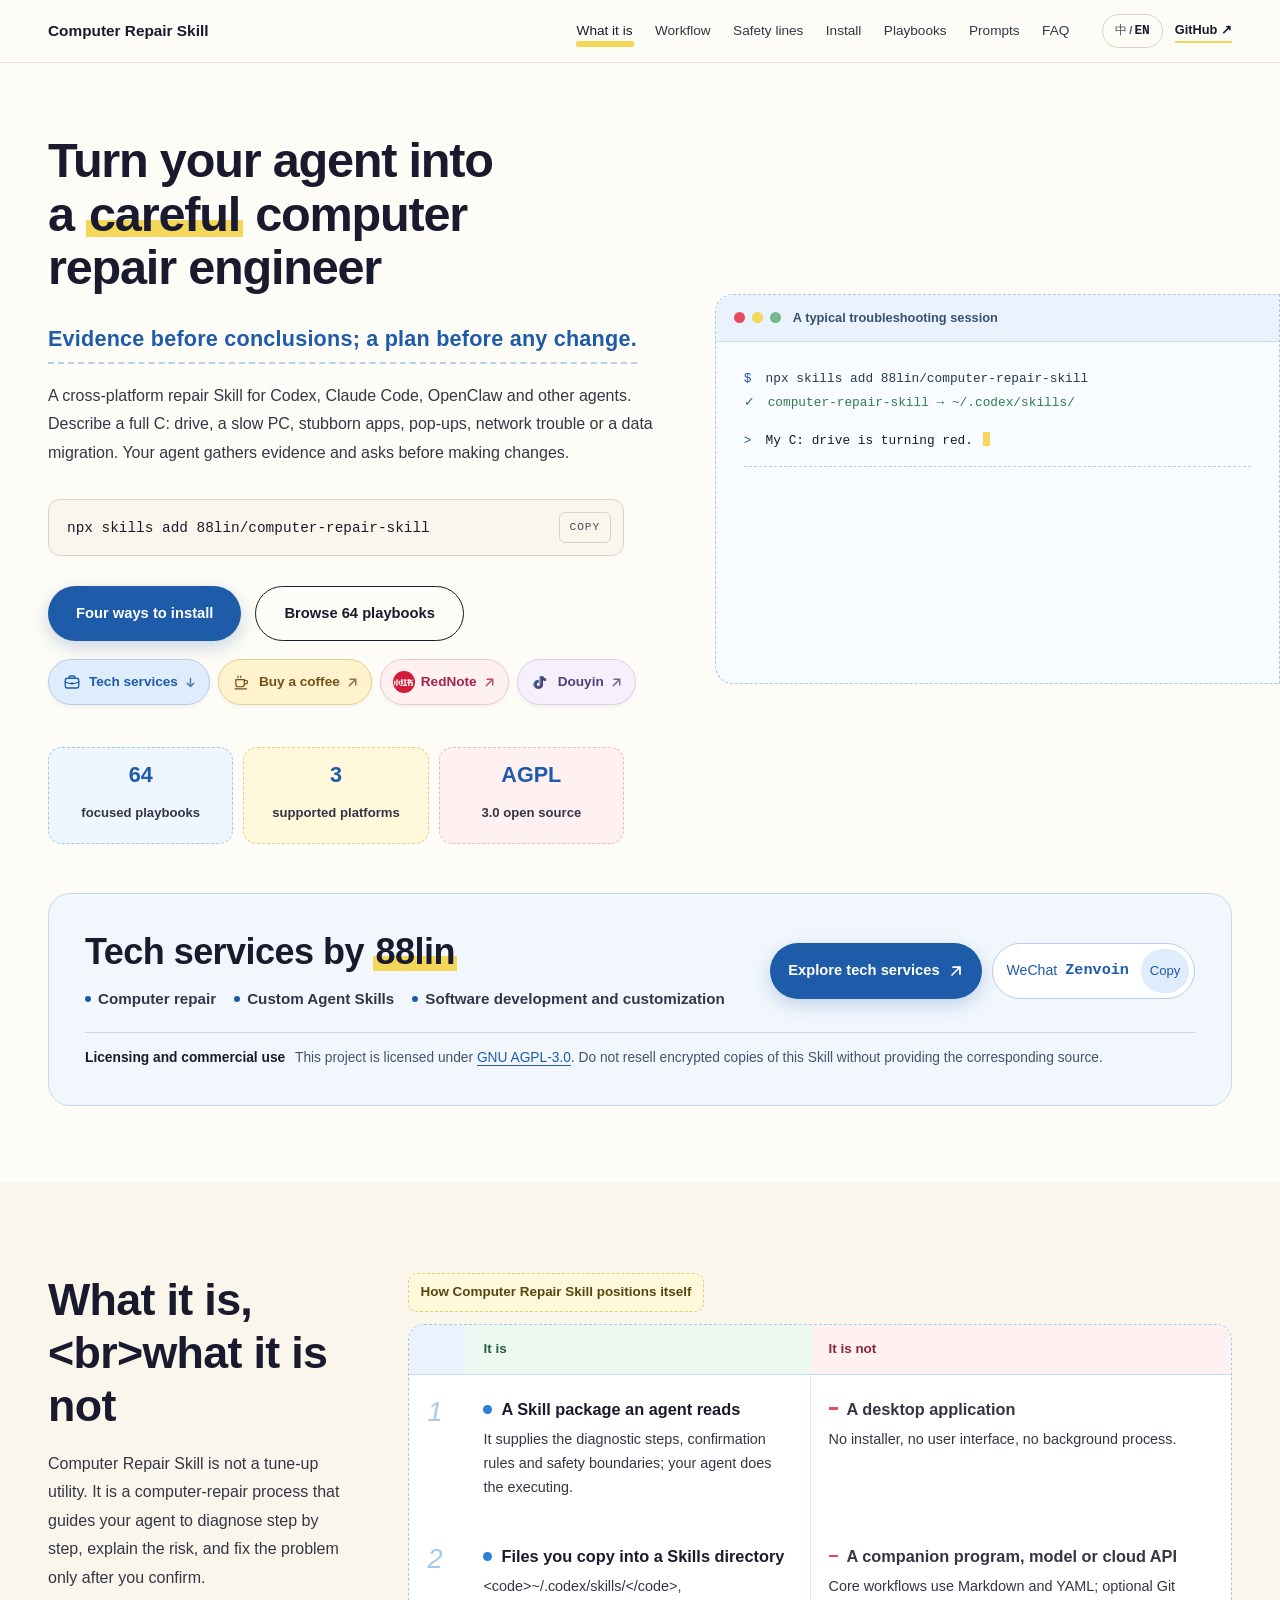
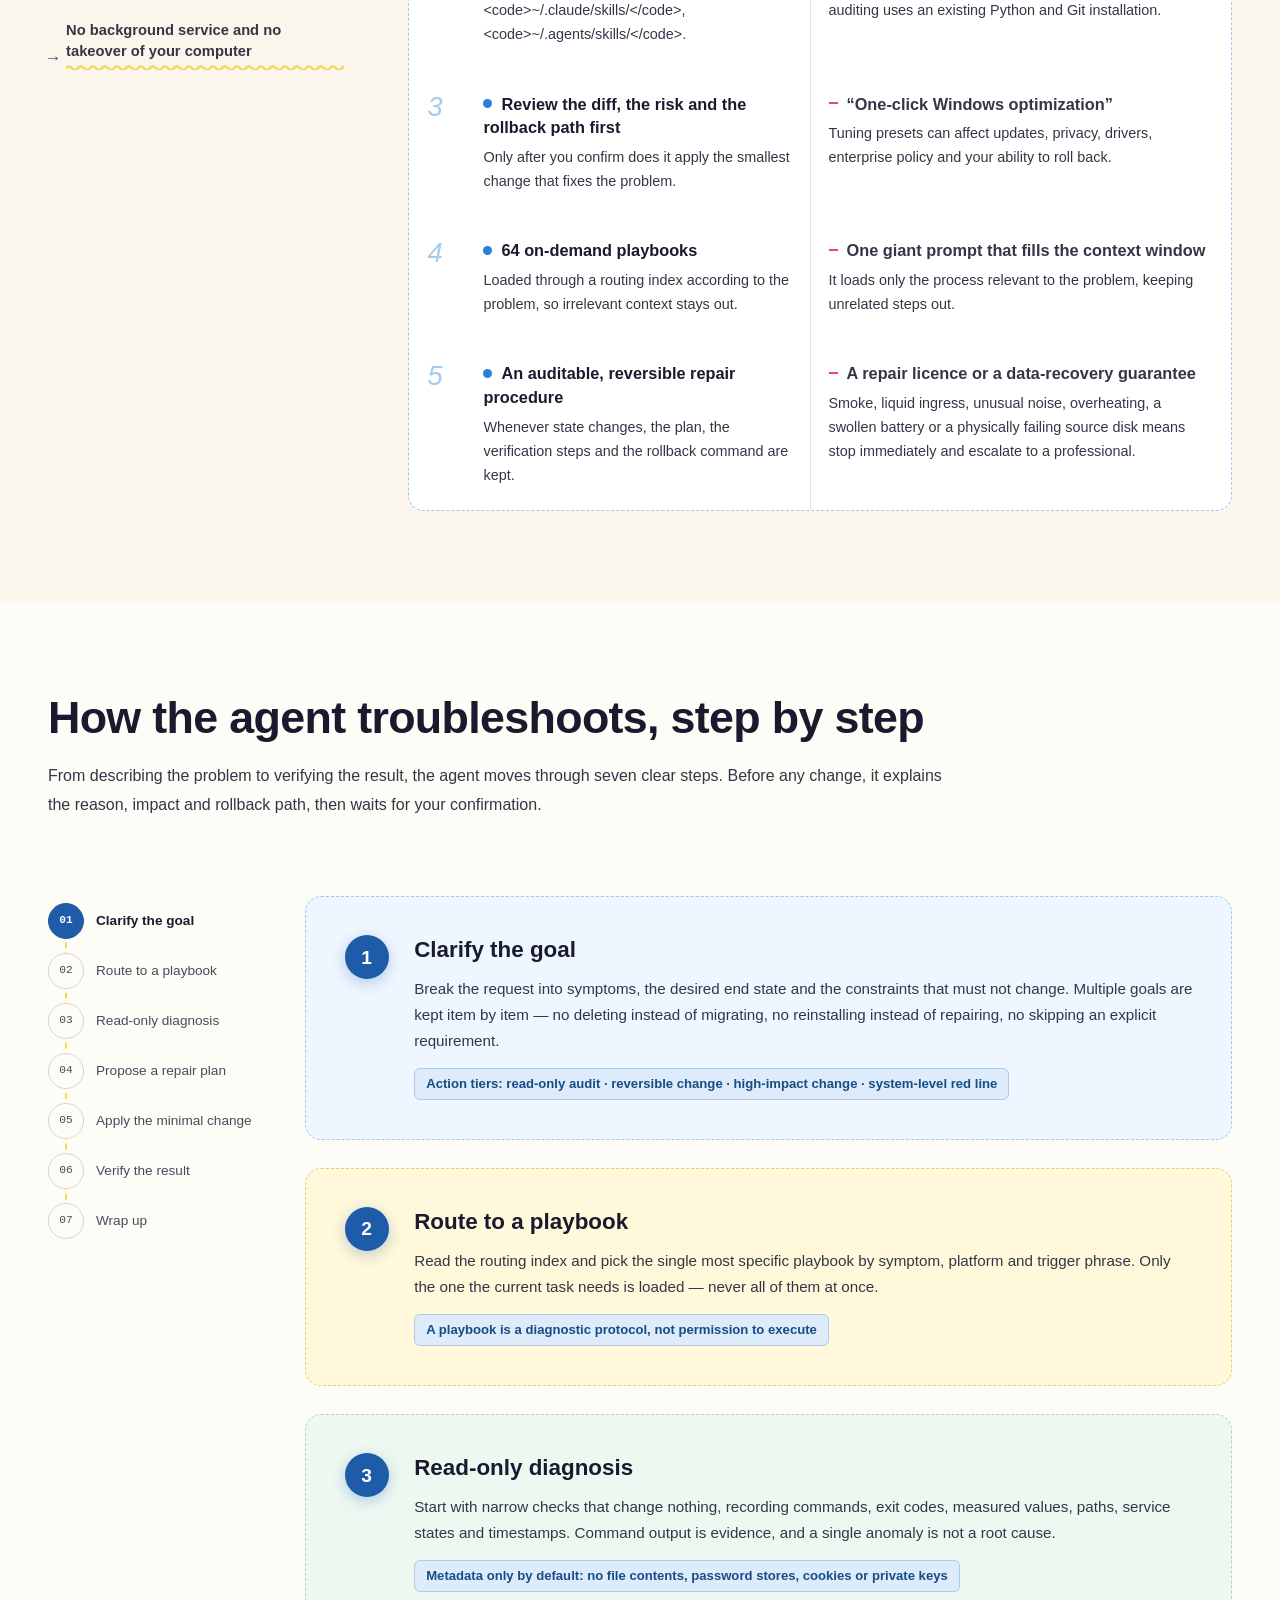
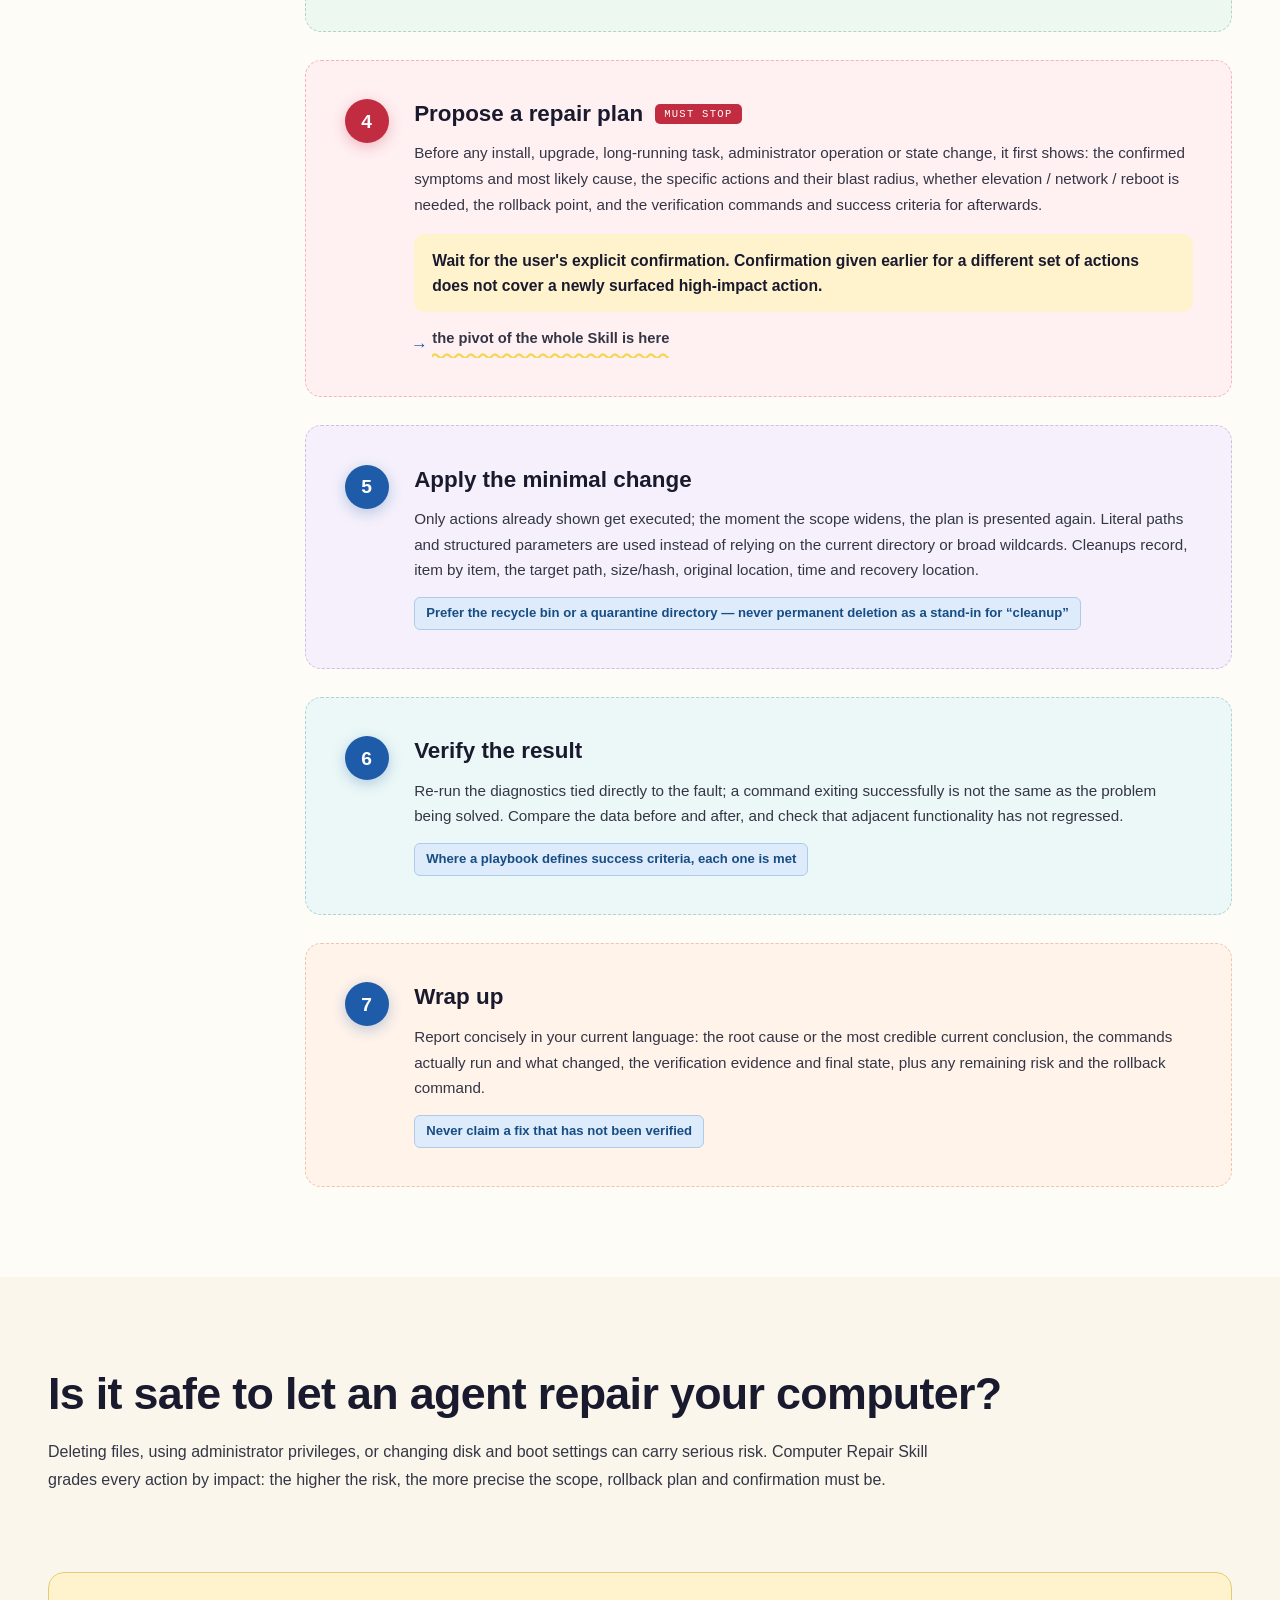
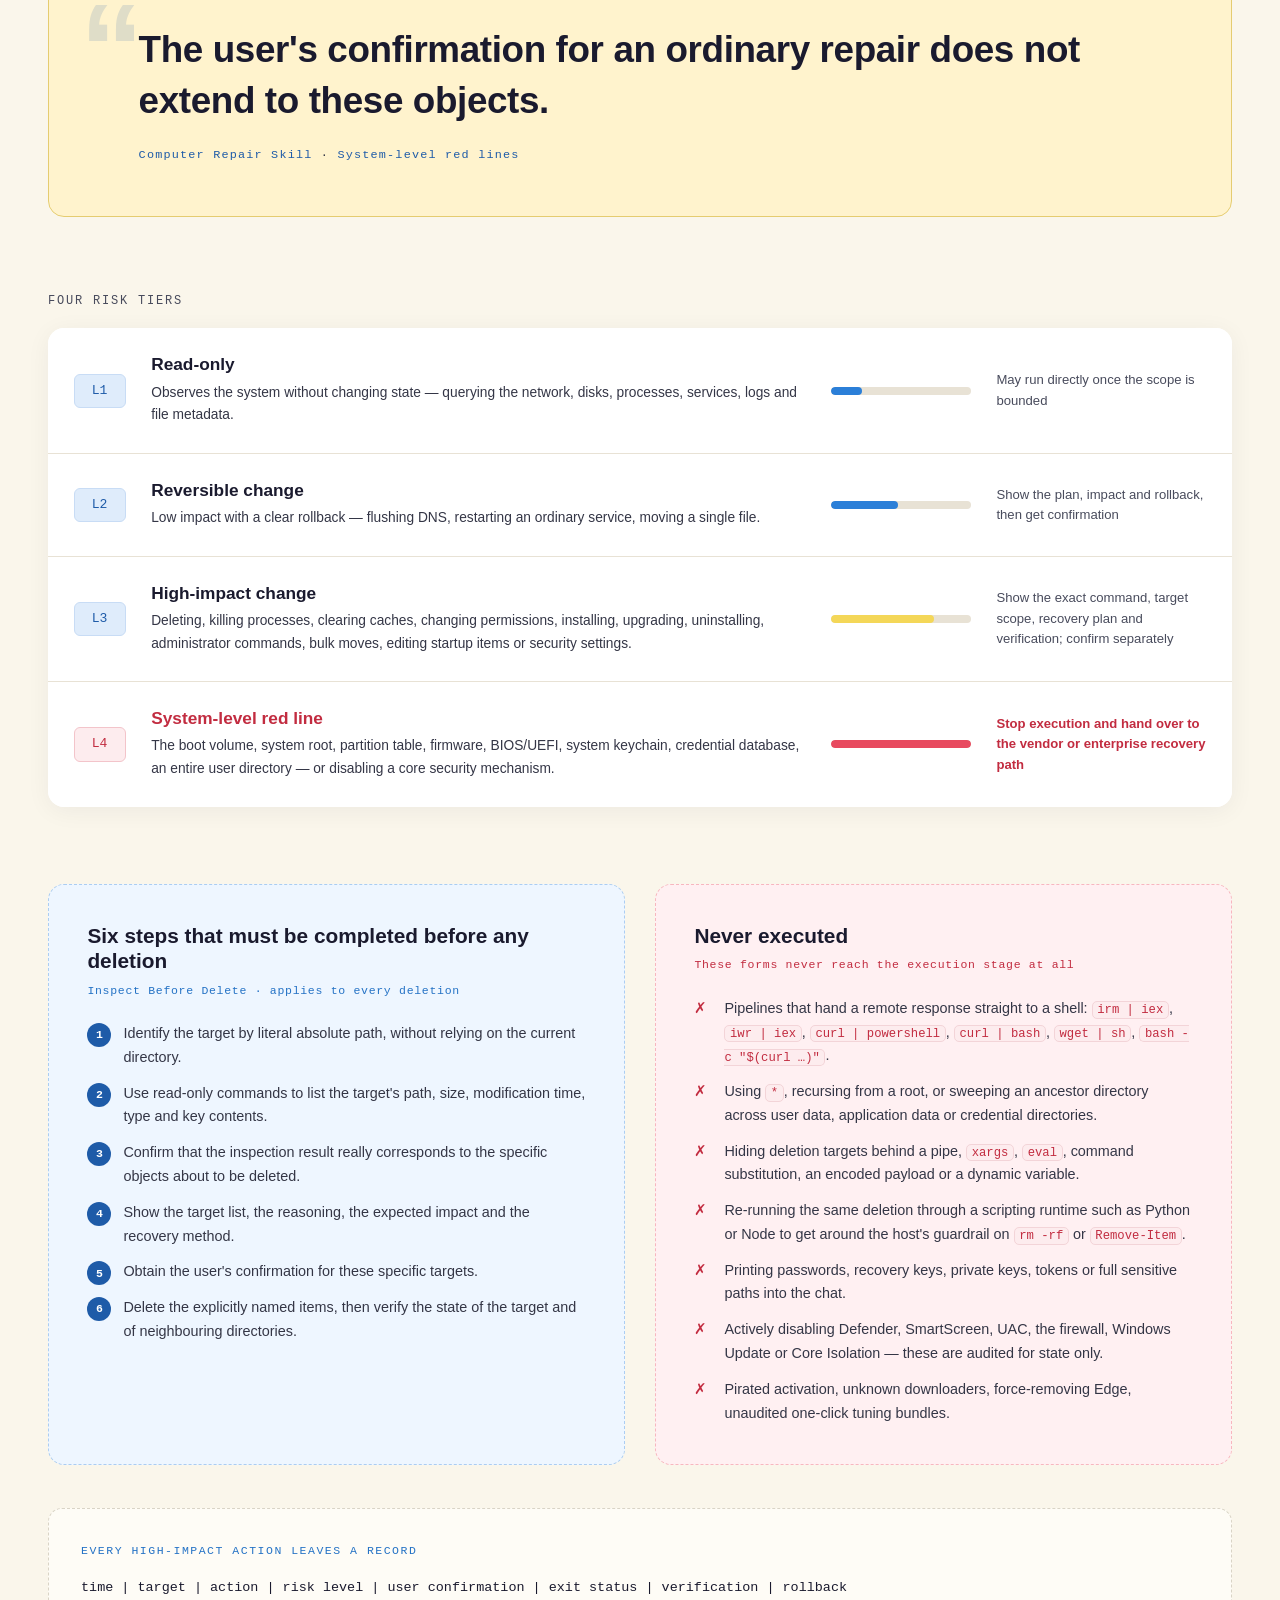
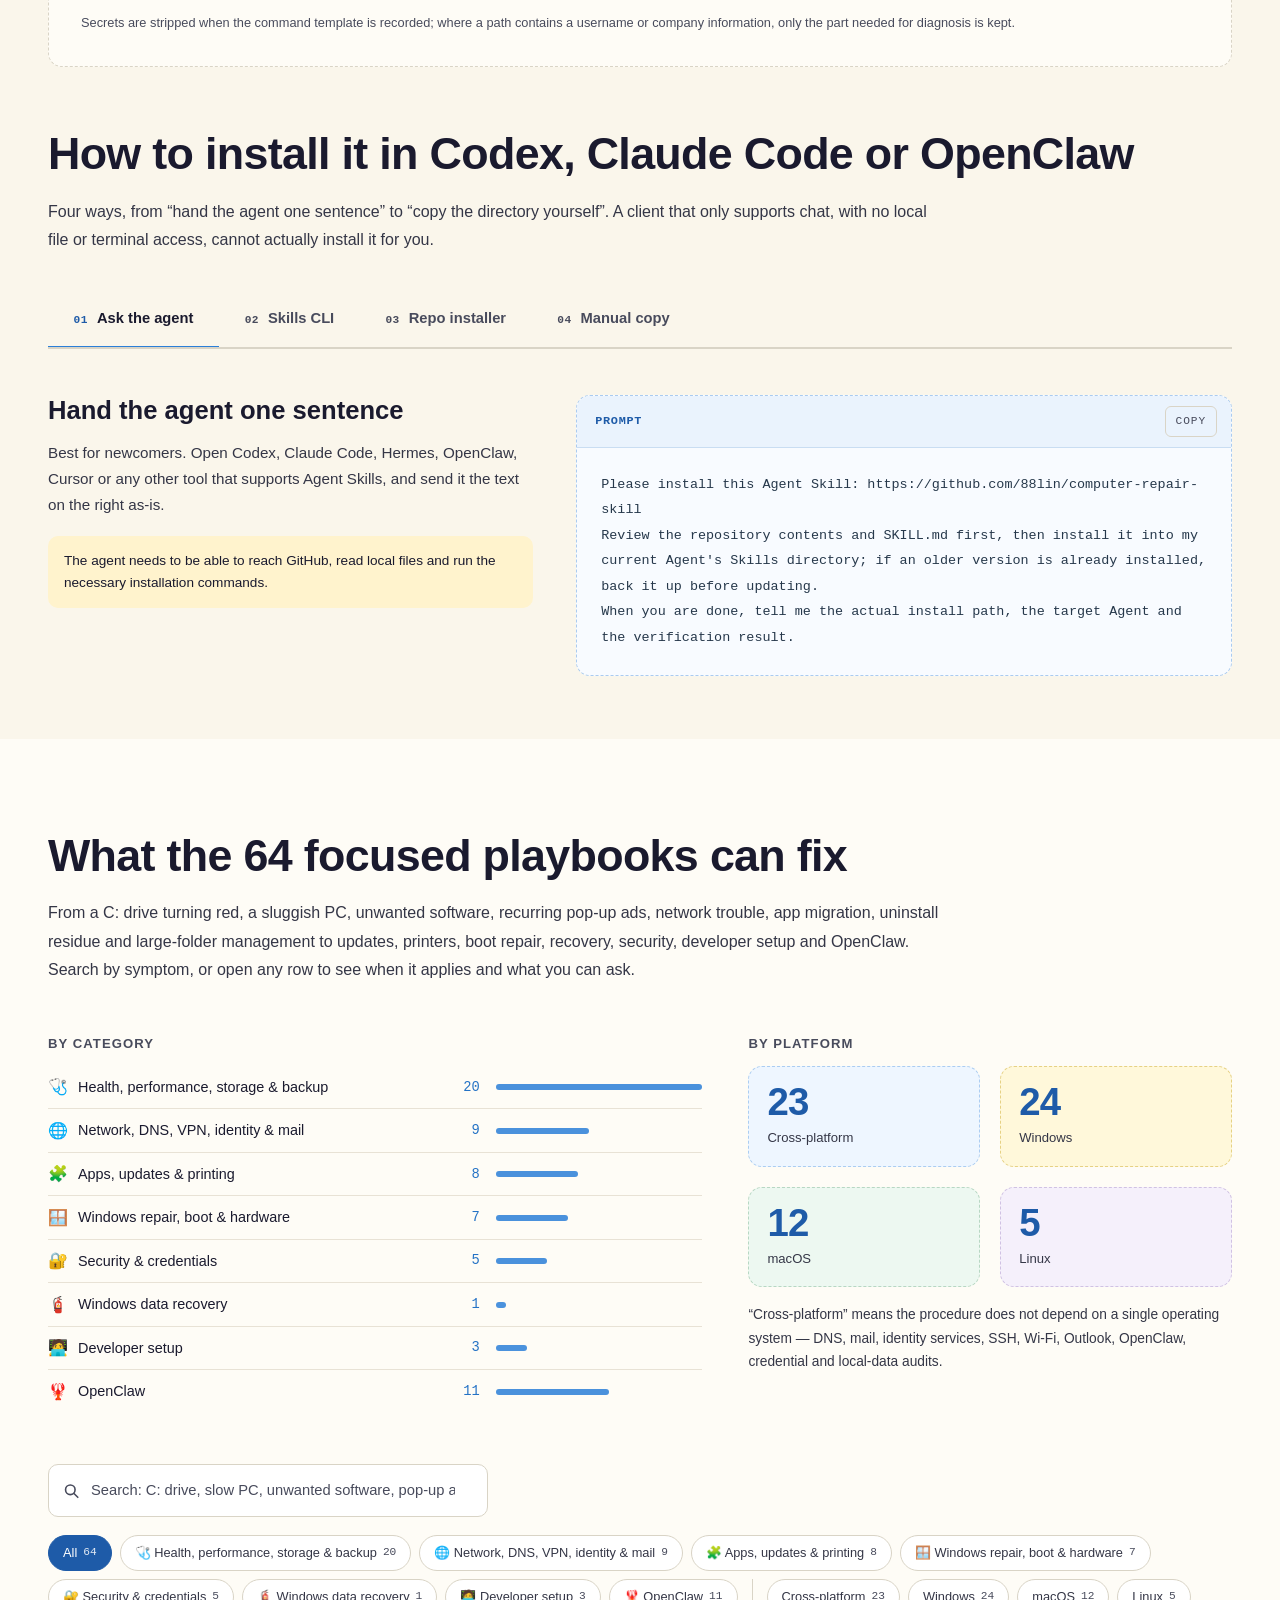
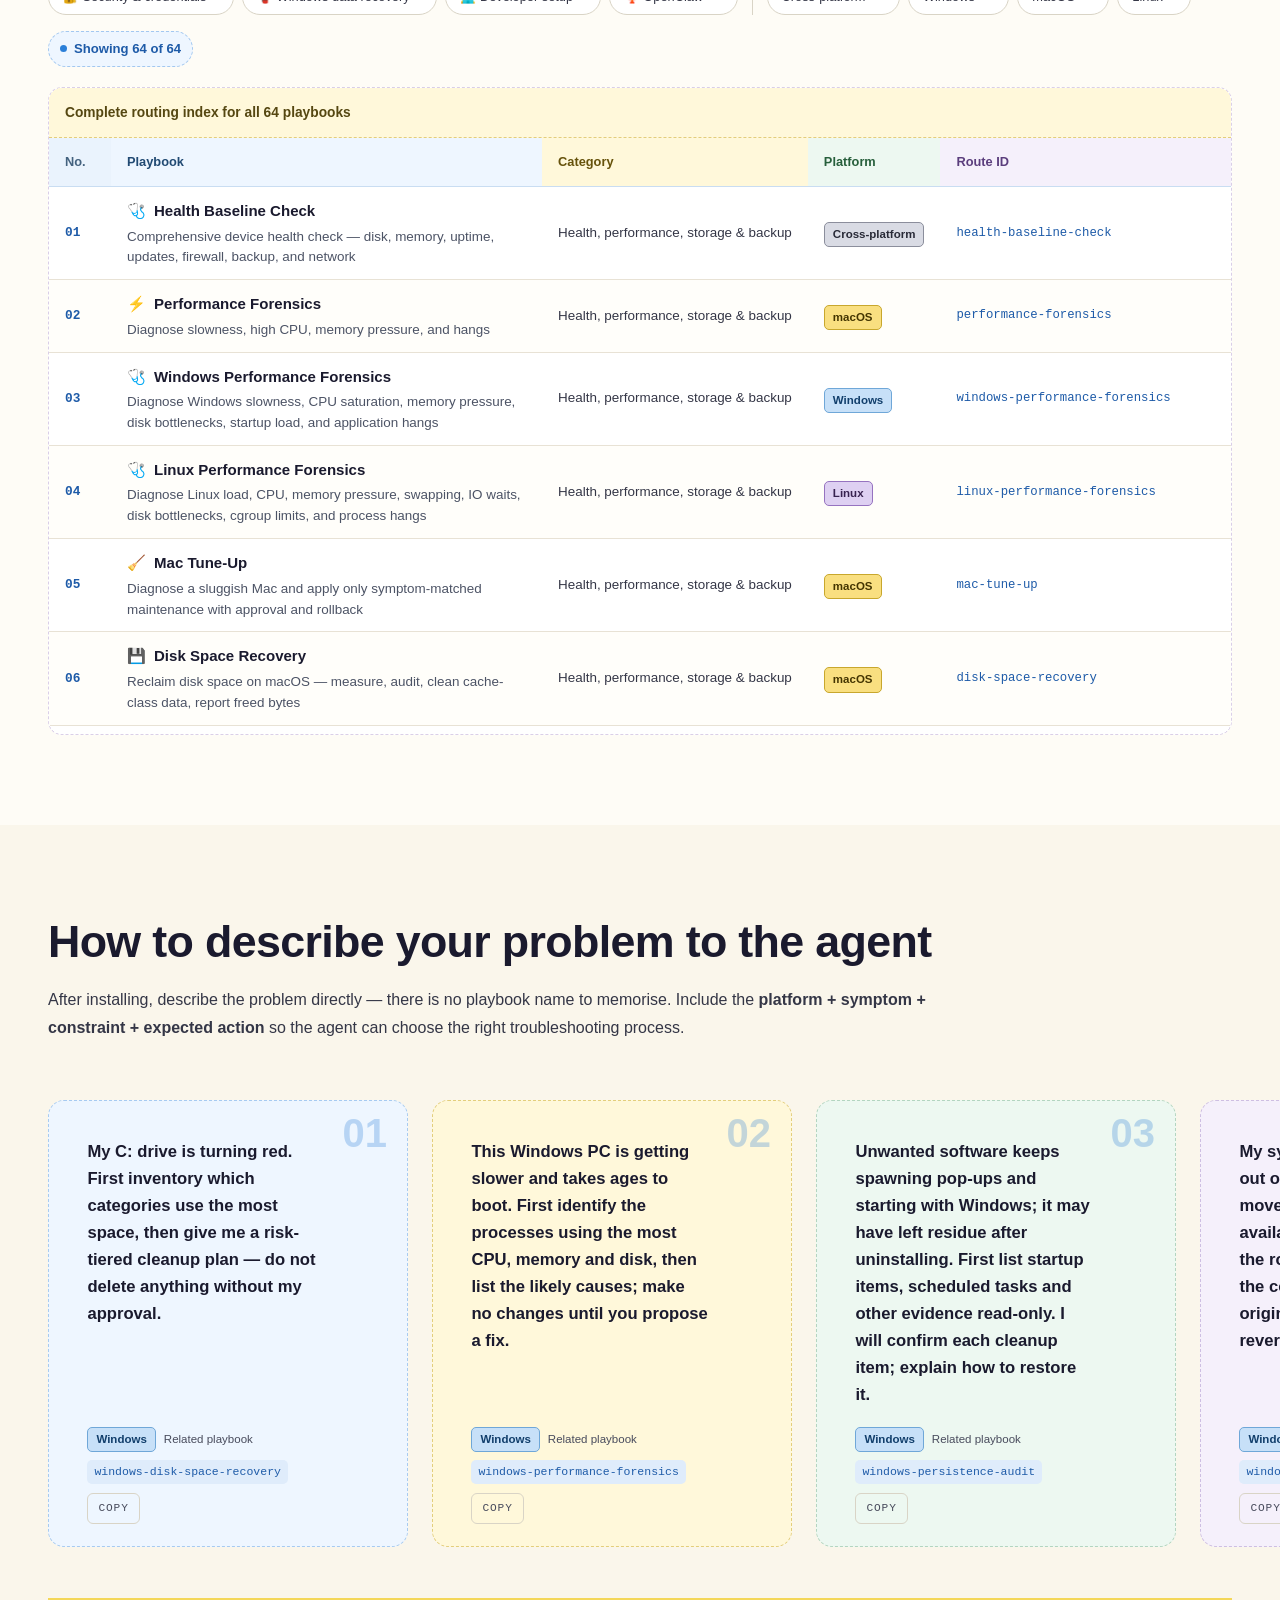
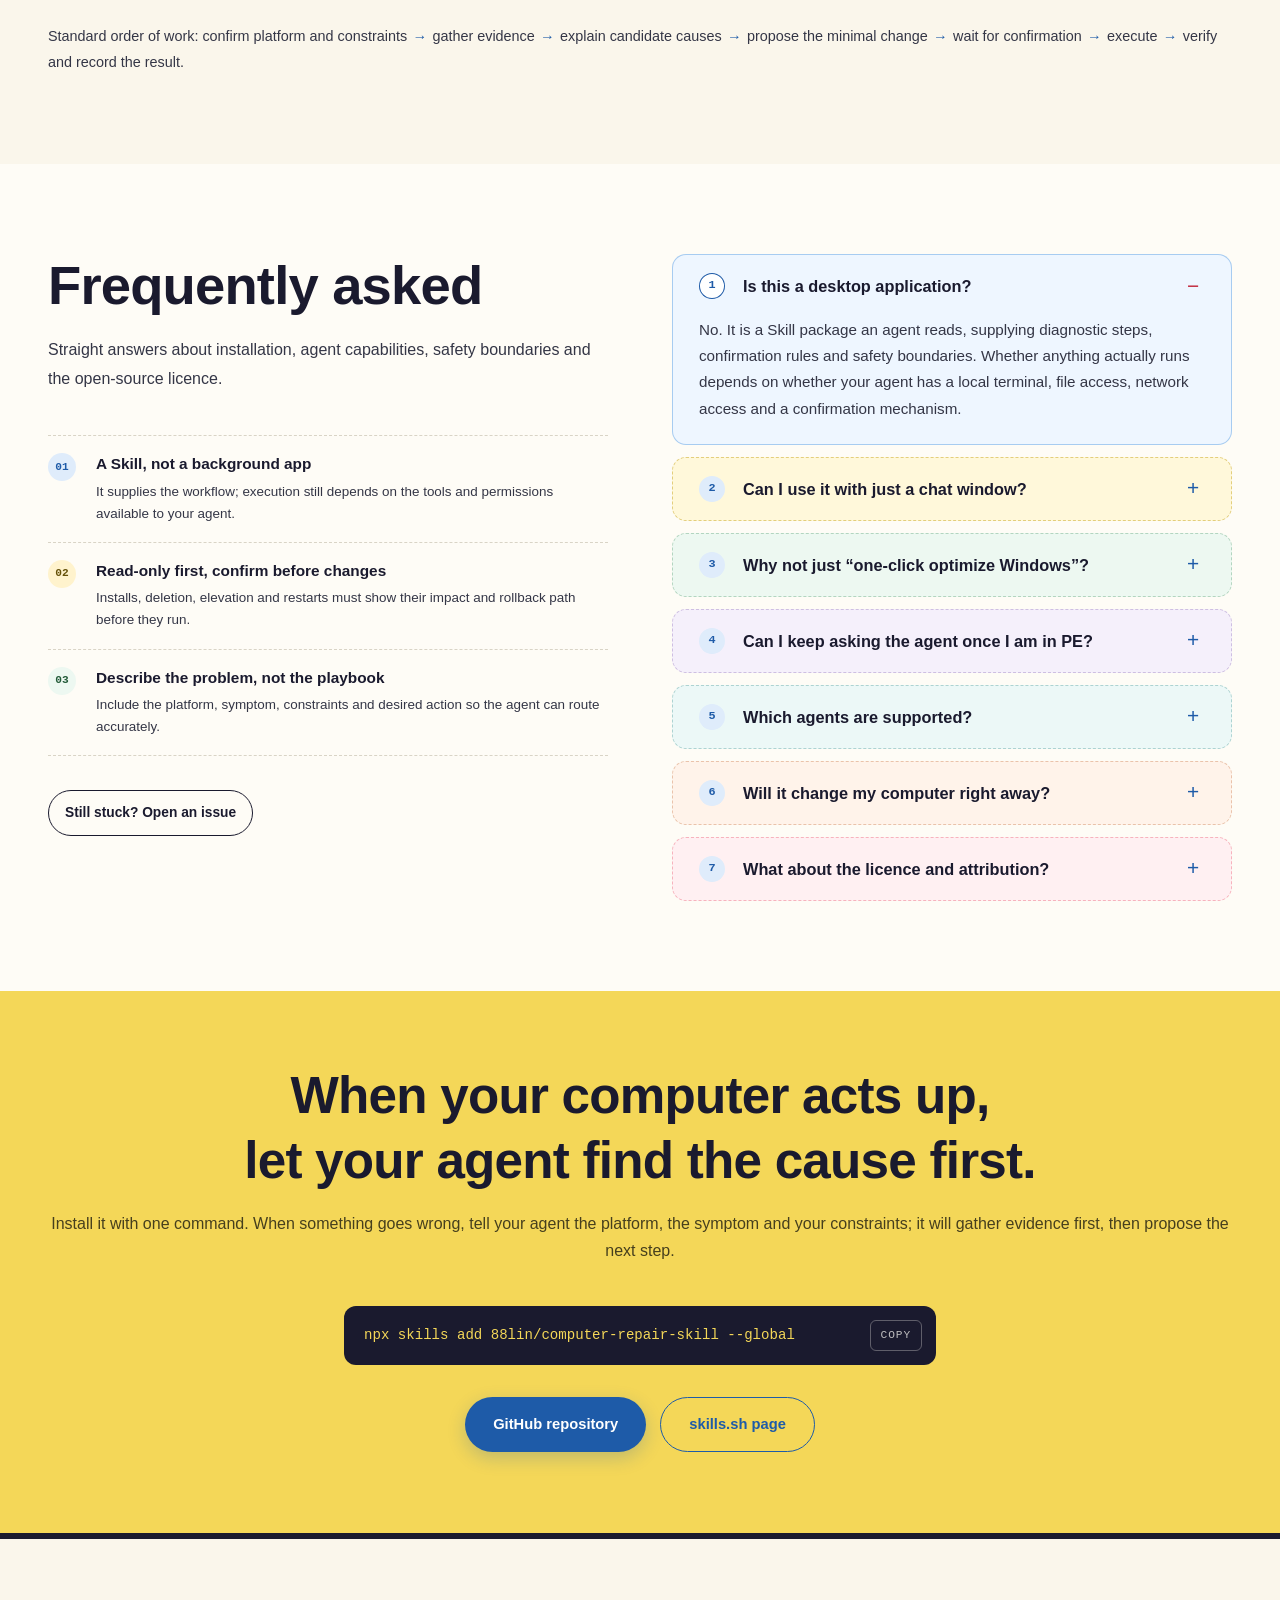
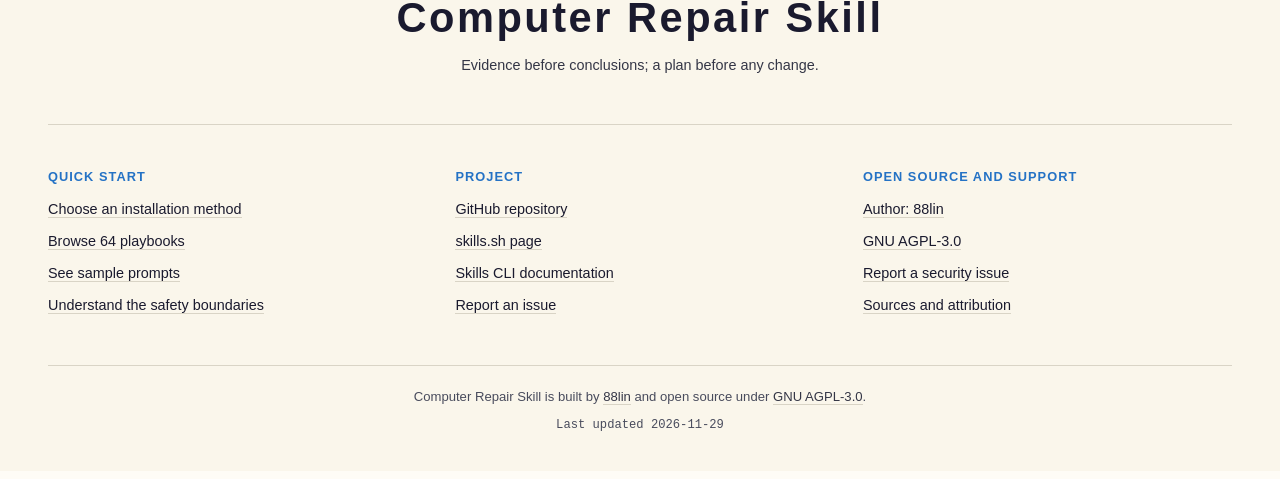
<file: docs/en/index.html>
<!DOCTYPE html>
<html lang="en" data-page-lang="en">
<head>
<meta charset="utf-8">
<meta name="viewport" content="width=device-width, initial-scale=1">
<meta name="color-scheme" content="light">
<title data-i18n="meta.title">Computer Repair Skill — Careful AI Computer Repair</title>
<meta name="description" data-i18n-attr="content|meta.desc" content="A C: drive turning red, a sluggish PC, unwanted software that will not stay gone, relentless pop-ups, network trouble or an app to move — describe the symptom in plain language. The agent gathers evidence, lays out a plan and waits for your approval before making changes. 64 on-demand playbooks cover Windows, macOS, Linux and focused repair scenarios. Open source under AGPL-3.0.">
<meta name="author" content="88lin">
<meta name="robots" content="index,follow,max-image-preview:large,max-snippet:-1,max-video-preview:-1">
<link rel="canonical" href="https://repair.88lin.eu.org/en/">
<link rel="alternate" hreflang="zh-CN" href="https://repair.88lin.eu.org/">
<link rel="alternate" hreflang="en" href="https://repair.88lin.eu.org/en/">
<link rel="alternate" hreflang="x-default" href="https://repair.88lin.eu.org/">
<link rel="sitemap" type="application/xml" href="https://repair.88lin.eu.org/sitemap.xml">
<link rel="icon" href="../assets/img/favicon.svg" type="image/svg+xml">
<meta name="msvalidate.01" content="8E8B99B786171A5D199F348D0ACB6387" />
<meta property="og:type" content="website">
<meta property="og:site_name" content="Computer Repair Skill">
<meta property="og:locale" content="en_US">
<meta property="og:locale:alternate" content="zh_CN">
<meta property="og:url" content="https://repair.88lin.eu.org/en/">
<meta property="og:title" data-i18n-attr="content|meta.ogtitle" content="Computer Repair Skill — Careful AI Computer Repair">
<meta property="og:description" data-i18n-attr="content|meta.desc" content="A C: drive turning red, a sluggish PC, unwanted software that will not stay gone, relentless pop-ups, network trouble or an app to move — describe the symptom in plain language. The agent gathers evidence, lays out a plan and waits for your approval before making changes. 64 on-demand playbooks cover Windows, macOS, Linux and focused repair scenarios. Open source under AGPL-3.0.">
<meta property="og:image" content="https://repair.88lin.eu.org/assets/img/og-image.png">
<meta property="og:image:width" content="1200">
<meta property="og:image:height" content="630">
<meta property="og:image:alt" data-i18n-attr="content|meta.imgalt" content="Computer Repair Skill — cross-platform computer diagnosis and repair Agent Skill">
<meta name="twitter:card" content="summary_large_image">
<meta name="twitter:title" data-i18n-attr="content|meta.ogtitle" content="Computer Repair Skill — Careful AI Computer Repair">
<meta name="twitter:description" data-i18n-attr="content|meta.desc" content="A C: drive turning red, a sluggish PC, unwanted software that will not stay gone, relentless pop-ups, network trouble or an app to move — describe the symptom in plain language. The agent gathers evidence, lays out a plan and waits for your approval before making changes. 64 on-demand playbooks cover Windows, macOS, Linux and focused repair scenarios. Open source under AGPL-3.0.">
<meta name="twitter:image" content="https://repair.88lin.eu.org/assets/img/og-image.png">
<meta name="twitter:image:alt" data-i18n-attr="content|meta.imgalt" content="Computer Repair Skill — cross-platform computer diagnosis and repair Agent Skill">

<link rel="stylesheet" href="../assets/vendor/lenis/lenis.css">
<link rel="stylesheet" href="../assets/css/site.css">
<script>document.documentElement.className+=' js';</script>
<noscript><style>
  .js-only{display:none !important}
  .rv{opacity:1 !important;transform:none !important}
  .pb-row{cursor:default}
  .noscript-note{display:block !important}
</style></noscript>

<!-- structured-data:start 由 tools/build_site.py 生成，请勿手工编辑 -->
<script type="application/ld+json">
{
  "@context": "https://schema.org",
  "@graph": [
    {
      "@type": "WebSite",
      "@id": "https://repair.88lin.eu.org/#website",
      "url": "https://repair.88lin.eu.org/",
      "name": "Computer Repair Skill",
      "description": "A C: drive turning red, a sluggish PC, unwanted software that will not stay gone, relentless pop-ups, network trouble or an app to move — describe the symptom in plain language. The agent gathers evidence, lays out a plan and waits for your approval before making changes. 64 on-demand playbooks cover Windows, macOS, Linux and focused repair scenarios. Open source under AGPL-3.0.",
      "inLanguage": [
        "zh-CN",
        "en"
      ],
      "publisher": {
        "@id": "https://repair.88lin.eu.org/#author"
      }
    },
    {
      "@type": "Person",
      "@id": "https://repair.88lin.eu.org/#author",
      "name": "88lin",
      "url": "https://dev.88lin.eu.org",
      "sameAs": [
        "https://github.com/88lin",
        "https://github.com/88lin/computer-repair-skill"
      ]
    },
    {
      "@type": "ImageObject",
      "@id": "https://repair.88lin.eu.org/#primaryimage",
      "url": "https://repair.88lin.eu.org/assets/img/og-image.png",
      "contentUrl": "https://repair.88lin.eu.org/assets/img/og-image.png",
      "width": 1200,
      "height": 630,
      "caption": "Computer Repair Skill — cross-platform computer diagnosis and repair Agent Skill"
    },
    {
      "@type": [
        "WebPage",
        "FAQPage"
      ],
      "@id": "https://repair.88lin.eu.org/en/#webpage",
      "url": "https://repair.88lin.eu.org/en/",
      "name": "Computer Repair Skill — Careful AI Computer Repair",
      "description": "A C: drive turning red, a sluggish PC, unwanted software that will not stay gone, relentless pop-ups, network trouble or an app to move — describe the symptom in plain language. The agent gathers evidence, lays out a plan and waits for your approval before making changes. 64 on-demand playbooks cover Windows, macOS, Linux and focused repair scenarios. Open source under AGPL-3.0.",
      "inLanguage": "en",
      "isPartOf": {
        "@id": "https://repair.88lin.eu.org/#website"
      },
      "about": {
        "@id": "https://repair.88lin.eu.org/#skill"
      },
      "primaryImageOfPage": {
        "@id": "https://repair.88lin.eu.org/#primaryimage"
      },
      "author": {
        "@id": "https://repair.88lin.eu.org/#author"
      },
      "publisher": {
        "@id": "https://repair.88lin.eu.org/#author"
      },
      "datePublished": "2026-07-26",
      "dateModified": "2026-11-29",
      "mainEntity": [
        {
          "@type": "Question",
          "name": "Is this a desktop application?",
          "acceptedAnswer": {
            "@type": "Answer",
            "text": "No. It is a Skill package an agent reads, supplying diagnostic steps, confirmation rules and safety boundaries. Whether anything actually runs depends on whether your agent has a local terminal, file access, network access and a confirmation mechanism."
          }
        },
        {
          "@type": "Question",
          "name": "Can I use it with just a chat window?",
          "acceptedAnswer": {
            "@type": "Answer",
            "text": "You can have the agent explain the procedure and generate a checklist and manual steps; but without local tools it cannot read your real system for you, and it must not claim anything has been fixed or verified."
          }
        },
        {
          "@type": "Question",
          "name": "Why not just “one-click optimize Windows”?",
          "acceptedAnswer": {
            "@type": "Answer",
            "text": "Because tuning presets can affect updates, privacy, drivers, enterprise policy and your ability to roll back. Computer Repair Skill reviews the diff, the risk and the rollback path first, then applies the minimal change once you have confirmed."
          }
        },
        {
          "@type": "Question",
          "name": "Can I keep asking the agent once I am in PE?",
          "acceptedAnswer": {
            "@type": "Answer",
            "text": "Do not assume so. Before entering PE/WinRE, have the agent save the BitLocker status, backup checks, command list and stop conditions; a human works through the list during the offline phase, and the agent reviews the result once you are back in a normal system."
          }
        },
        {
          "@type": "Question",
          "name": "Which agents are supported?",
          "acceptedAnswer": {
            "@type": "Answer",
            "text": "Codex, Claude Code, Hermes, OpenClaw, Cursor or any other tool that supports Agent Skills. The installer has three default Skills roots built in — codex, claude and agents — plus custom for a path you specify."
          }
        },
        {
          "@type": "Question",
          "name": "Will it change my computer right away?",
          "acceptedAnswer": {
            "@type": "Answer",
            "text": "No. It starts with read-only checks and explains what it finds. For installs, deletion, elevated access, restarts or any other state change, it first shows the exact action, scope, impact and rollback path, then waits for your explicit confirmation."
          }
        },
        {
          "@type": "Question",
          "name": "What about the licence and attribution?",
          "acceptedAnswer": {
            "@type": "Answer",
            "text": "The project is open source under GNU AGPL-3.0. You can inspect, review and modify the source; when distributing a modified version, follow the same licence's source-disclosure and attribution requirements."
          }
        }
      ]
    },
    {
      "@type": [
        "SoftwareApplication",
        "SoftwareSourceCode"
      ],
      "@id": "https://repair.88lin.eu.org/#skill",
      "name": "Computer Repair Skill",
      "url": "https://repair.88lin.eu.org/",
      "description": "A cross-platform repair Skill for Codex, Claude Code, OpenClaw and other agents. Describe a full C: drive, a slow PC, stubborn apps, pop-ups, network trouble or a data migration. Your agent gathers evidence and asks before making changes.",
      "applicationCategory": "DeveloperApplication",
      "applicationSubCategory": "Agent Skill",
      "operatingSystem": "Windows, macOS, Linux",
      "softwareVersion": "1.3.0",
      "dateModified": "2026-11-29",
      "codeRepository": "https://github.com/88lin/computer-repair-skill",
      "programmingLanguage": [
        "Markdown",
        "YAML"
      ],
      "runtimePlatform": [
        "Codex",
        "Claude Code",
        "OpenClaw",
        "Cursor"
      ],
      "license": "https://www.gnu.org/licenses/agpl-3.0.html",
      "isAccessibleForFree": true,
      "inLanguage": [
        "zh-CN",
        "en"
      ],
      "keywords": [
        "computer repair",
        "Agent Skill",
        "Windows diagnostics",
        "macOS diagnostics",
        "Linux diagnostics",
        "disk space recovery",
        "malware persistence audit",
        "OpenClaw setup"
      ],
      "image": {
        "@id": "https://repair.88lin.eu.org/#primaryimage"
      },
      "author": {
        "@id": "https://repair.88lin.eu.org/#author"
      },
      "maintainer": {
        "@id": "https://repair.88lin.eu.org/#author"
      },
      "offers": {
        "@type": "Offer",
        "price": "0",
        "priceCurrency": "USD"
      },
      "featureList": [
        "Health, performance, storage & backup",
        "Network, DNS, VPN, identity & mail",
        "Apps, updates & printing",
        "Windows repair, boot & hardware",
        "Security & credentials",
        "Windows data recovery",
        "Developer setup",
        "OpenClaw"
      ]
    },
    {
      "@type": "HowTo",
      "@id": "https://repair.88lin.eu.org/en/#workflow",
      "name": "How the agent troubleshoots, step by step",
      "description": "From describing the problem to verifying the result, the agent moves through seven clear steps. Before any change, it explains the reason, impact and rollback path, then waits for your confirmation.",
      "inLanguage": "en",
      "step": [
        {
          "@type": "HowToStep",
          "position": 1,
          "name": "Clarify the goal",
          "text": "Break the request into symptoms, the desired end state and the constraints that must not change. Multiple goals are kept item by item — no deleting instead of migrating, no reinstalling instead of repairing, no skipping an explicit requirement.",
          "url": "https://repair.88lin.eu.org/en/#step1"
        },
        {
          "@type": "HowToStep",
          "position": 2,
          "name": "Route to a playbook",
          "text": "Read the routing index and pick the single most specific playbook by symptom, platform and trigger phrase. Only the one the current task needs is loaded — never all of them at once.",
          "url": "https://repair.88lin.eu.org/en/#step2"
        },
        {
          "@type": "HowToStep",
          "position": 3,
          "name": "Read-only diagnosis",
          "text": "Start with narrow checks that change nothing, recording commands, exit codes, measured values, paths, service states and timestamps. Command output is evidence, and a single anomaly is not a root cause.",
          "url": "https://repair.88lin.eu.org/en/#step3"
        },
        {
          "@type": "HowToStep",
          "position": 4,
          "name": "Propose a repair plan",
          "text": "Before any install, upgrade, long-running task, administrator operation or state change, it first shows: the confirmed symptoms and most likely cause, the specific actions and their blast radius, whether elevation / network / reboot is needed, the rollback point, and the verification commands and success criteria for afterwards.",
          "url": "https://repair.88lin.eu.org/en/#step4"
        },
        {
          "@type": "HowToStep",
          "position": 5,
          "name": "Apply the minimal change",
          "text": "Only actions already shown get executed; the moment the scope widens, the plan is presented again. Literal paths and structured parameters are used instead of relying on the current directory or broad wildcards. Cleanups record, item by item, the target path, size/hash, original location, time and recovery location.",
          "url": "https://repair.88lin.eu.org/en/#step5"
        },
        {
          "@type": "HowToStep",
          "position": 6,
          "name": "Verify the result",
          "text": "Re-run the diagnostics tied directly to the fault; a command exiting successfully is not the same as the problem being solved. Compare the data before and after, and check that adjacent functionality has not regressed.",
          "url": "https://repair.88lin.eu.org/en/#step6"
        },
        {
          "@type": "HowToStep",
          "position": 7,
          "name": "Wrap up",
          "text": "Report concisely in your current language: the root cause or the most credible current conclusion, the commands actually run and what changed, the verification evidence and final state, plus any remaining risk and the rollback command.",
          "url": "https://repair.88lin.eu.org/en/#step7"
        }
      ]
    }
  ]
}
</script>
<!-- structured-data:end -->
</head>

<body>
<a class="skiplink" href="#main" data-i18n="a11y.skip">Skip to main content</a>

<div class="scrollbar" aria-hidden="true"><i id="scrollbarFill"></i></div>

<!-- ══════════ NAV ══════════ -->
<header class="nav" id="nav">
  <div class="nav-in">
    <a class="nav-brand" href="#top">
      <span class="nav-brand-text">Computer&nbsp;Repair&nbsp;Skill</span>
    </a>
    <nav class="nav-links" aria-label="Main navigation" data-i18n-attr="aria-label|a11y.nav">
      <a href="#what" data-i18n="nav.what">What it is</a>
      <a href="#flow" data-i18n="nav.flow">Workflow</a>
      <a href="#safety" data-i18n="nav.safety">Safety lines</a>
      <a href="#install" data-i18n="nav.install">Install</a>
      <a href="#playbooks" data-i18n="nav.playbooks">Playbooks</a>
      <a href="#prompts" data-i18n="nav.prompts">Prompts</a>
      <a href="#faq" data-i18n="nav.faq">FAQ</a>
    </nav>
    <div class="nav-side">
      <a class="langbtn is-en" id="langBtn" href="../" hreflang="zh-CN" aria-label="Switch language / 切换语言" data-i18n-attr="aria-label|a11y.lang"><span class="langbtn-on">中</span><span class="langbtn-sep">/</span><span class="langbtn-off">EN</span></a>
      <a class="nav-gh" href="https://github.com/88lin/computer-repair-skill" target="_blank" rel="noopener">GitHub<span aria-hidden="true"> ↗</span></a>
    </div>
  </div>
</header>

<main id="main">
<span id="top"></span>

<!-- ══════════ HERO ══════════ -->
<section class="hero" id="hero" aria-labelledby="heroTitle">
  <div class="hero-in">

    <div class="hero-copy">
      <h1 class="hero-h1 rv rv-d1" id="heroTitle" data-i18n-html="hero.h1">Turn your agent into a <span class="hl">careful</span> computer repair engineer</h1>

      <p class="hero-lead rv rv-d2" data-i18n="hero.lead">Evidence before conclusions; a plan before any change.</p>

      <p class="hero-sub rv rv-d2" data-i18n="hero.sub">A cross-platform repair Skill for Codex, Claude Code, OpenClaw and other agents. Describe a full C: drive, a slow PC, stubborn apps, pop-ups, network trouble or a data migration. Your agent gathers evidence and asks before making changes.</p>

      <div class="hero-cmd rv rv-d3">
        <code class="hero-cmd-code" id="heroCmd">npx skills add 88lin/computer-repair-skill</code>
        <button class="copybtn" type="button" data-copy="npx skills add 88lin/computer-repair-skill" data-i18n-attr="aria-label|a11y.copy" aria-label="Copy command"><span data-i18n="ui.copy">Copy</span></button>
      </div>

      <div class="hero-acts rv rv-d4">
        <a class="btn btn-primary" href="#install" data-i18n="hero.cta1">Four ways to install</a>
        <a class="btn btn-ghost" href="#playbooks" data-i18n="hero.cta2">Browse 64 playbooks</a>
      </div>

      <div class="author-links">
        <a class="btn author-link author-link-service" href="#services">
          <span class="author-icon" aria-hidden="true"><svg viewbox="0 0 24 24" width="18" height="18"><rect x="3" y="7" width="18" height="13" rx="3" /><path d="M8 7V6a2 2 0 0 1 2-2h4a2 2 0 0 1 2 2v1M3 12a21 21 0 0 0 18 0m-9 1v2" /></svg></span>
          <span data-i18n="service.jump">Tech services</span>
          <svg class="link-arrow" viewbox="0 0 16 16" width="16" height="16" aria-hidden="true"><path d="M8 3v10M4 9l4 4 4-4" /></svg>
        </a>
        <a class="btn author-link author-link-coffee" href="https://blog.88lin.eu.org/coffee" target="_blank" rel="noopener">
          <span class="author-icon" aria-hidden="true"><svg viewbox="0 0 24 24" width="17" height="17"><path d="M4 8h12v6a4 4 0 0 1-4 4H8a4 4 0 0 1-4-4V8Zm12 1h2a2.5 2.5 0 0 1 0 5h-2M3 21h16M7 3v2m4-2v2" /></svg></span>
          <span data-i18n="service.coffee">Buy a coffee</span>
          <svg class="link-arrow" viewbox="0 0 16 16" width="16" height="16" aria-hidden="true"><path d="M4 12 12 4M5 4h7v7" /></svg>
        </a>
        <a class="btn author-link author-link-xhs" href="https://www.xiaohongshu.com/user/profile/6a9a3ba20000000013032c00" target="_blank" rel="noopener">
          <span class="author-icon"><img src="../assets/img/xiaohongshu.svg" alt="" width="19" height="19"></span>
          <span data-i18n="service.xhs">RedNote</span>
          <svg class="link-arrow" viewbox="0 0 16 16" width="16" height="16" aria-hidden="true"><path d="M4 12 12 4M5 4h7v7" /></svg>
        </a>
        <a class="btn author-link author-link-douyin" href="https://www.douyin.com/user/MS4wLjABAAAAIC5glfOILZlHQDMcIKF0c3o2-BKTivu0BEOdaiLJP0pDQSssB9mlXCxY-M42BD9L" target="_blank" rel="noopener">
          <span class="author-icon" aria-hidden="true"><svg viewbox="0 0 24 24" width="15" height="15"><path d="M16 2h-4v13a3 3 0 1 1-3-3V8a7 7 0 1 0 7 7V8a9 9 0 0 0 5 1.5v-4A5 5 0 0 1 16 2Z" /></svg></span>
          <span data-i18n="service.douyin">Douyin</span>
          <svg class="link-arrow" viewbox="0 0 16 16" width="16" height="16" aria-hidden="true"><path d="M4 12 12 4M5 4h7v7" /></svg>
        </a>
      </div>

      <ul class="hero-pills rv rv-d5">
        <li class="pill"><b class="pill-n">64</b><span class="pill-t" data-i18n="hero.pill1">focused playbooks</span></li>
        <li class="pill"><b class="pill-n">3</b><span class="pill-t" data-i18n="hero.pill2">supported platforms</span></li>
        <li class="pill"><b class="pill-n">AGPL</b><span class="pill-t" data-i18n="hero.pill3">3.0 open source</span></li>
      </ul>

    </div>

    <div class="hero-stage rv rv-d3">
      <figure class="term">
        <figcaption class="term-bar">
          <span class="term-dots" aria-hidden="true"><i></i><i></i><i></i></span>
          <span class="term-title" data-i18n="hero.termTitle">A typical troubleshooting session</span>
        </figcaption>
        <div class="term-body">
          <p class="tl"><span class="tl-p">$</span> npx skills add 88lin/computer-repair-skill</p>
          <p class="tl tl-ok"><span class="tl-mark" aria-hidden="true">✓</span> computer-repair-skill → ~/.codex/skills/</p>
          <p class="tl tl-you" id="typeLine"><span class="tl-p">&gt;</span> <span id="typeText" data-i18n="hero.type" data-i18n-attr="data-typewriter|hero.type" data-typewriter="My C: drive is turning red. First take a read-only inventory of what is using the space; do not delete anything.">My C: drive is turning red. First take a read-only inventory of what is using the space; do not delete anything.</span><i class="caret" aria-hidden="true"></i></p>
          <div class="term-steps" id="termSteps">
            <p class="tl tl-s"><span class="tl-k">1/7</span> <span data-i18n="hero.t1">Clarify the goal</span><span class="tl-d" data-i18n="hero.t1d">Platform: Windows · constraint: do not delete anything</span></p>
            <p class="tl tl-s"><span class="tl-k">2/7</span> <span data-i18n="hero.t2">Route to a playbook</span><span class="tl-d tl-mono">windows-disk-space-recovery</span></p>
            <p class="tl tl-s"><span class="tl-k">3/7</span> <span data-i18n="hero.t3">Read-only diagnosis</span><span class="tl-d tl-mono">Win32_LogicalDisk · Get-ChildItem -LiteralPath · DISM /AnalyzeComponentStore</span></p>
            <p class="tl tl-s tl-stop"><span class="tl-k tl-k-r">4/7</span> <span data-i18n="hero.t4">Propose a repair plan</span><span class="tl-d tl-d-r" data-i18n="hero.t4d">Nothing runs until you confirm</span></p>
          </div>
        </div>
      </figure>
    </div>

  </div>
</section>

<section class="services" id="services" aria-labelledby="servicesTitle">
  <div class="wrap">
    <div class="services-in">
      <div>
        <h2 id="servicesTitle" data-i18n-html="service.title">Tech services by <span class="hl">88lin</span></h2>
        <ul class="services-list">
          <li data-i18n="service.repair">Computer repair</li>
          <li data-i18n="service.skill">Custom Agent Skills</li>
          <li data-i18n="service.development">Software development and customization</li>
        </ul>
      </div>
      <div class="services-contact">
        <a class="btn btn-primary" href="https://dev.88lin.eu.org/#services" target="_blank" rel="noopener">
          <span data-i18n="service.visit">Explore tech services</span>
          <svg class="link-arrow" viewbox="0 0 16 16" width="16" height="16" aria-hidden="true"><path d="M4 12 12 4M5 4h7v7" /></svg>
        </a>
        <div class="services-wechat">
          <span data-i18n="service.wechat">WeChat</span>
          <code id="serviceWechat">Zenvoin</code>
          <button class="copybtn js-only" type="button" data-copy-from="#serviceWechat" aria-label="Copy WeChat ID" data-i18n-attr="aria-label|service.copyWechat"><span data-i18n="ui.copy">Copy</span></button>
        </div>
      </div>
      <p class="services-license" data-i18n-html="service.license"><strong>Licensing and commercial use</strong> This project is licensed under <a href="https://www.gnu.org/licenses/agpl-3.0.html">GNU AGPL-3.0</a>. Do not resell encrypted copies of this Skill without providing the corresponding source.</p>
    </div>
  </div>
</section>

<!-- ══════════ 01 · 它是什么 / 它不是什么 ══════════ -->
<section class="s s-what" id="what" aria-labelledby="whatTitle">
  <div class="wrap what-in">

    <div class="what-aside">
      <div class="what-aside-stick">
        <h2 class="sectitle" id="whatTitle" data-i18n="what.title">What it is,&lt;br&gt;what it is not</h2>
        <p class="secdesc" data-i18n="what.desc">Computer Repair Skill is not a tune-up utility. It is a computer-repair process that guides your agent to diagnose step by step, explain the risk, and fix the problem only after you confirm.</p>
        <p class="scribble"><span class="scribble-txt" data-i18n="what.note">No background service and no takeover of your computer</span></p>
      </div>
    </div>

    <div class="what-main">
      <p class="vs-cap"><span data-i18n="what.caption">How Computer Repair Skill positions itself</span></p>
      <div class="vs-frame">
      <table class="vs">
        <caption class="sr-only" data-i18n="what.caption">How Computer Repair Skill positions itself</caption>
        <thead>
          <tr>
            <th scope="col" class="vs-h-n"><span class="sr-only" data-i18n="what.colN">No.</span></th>
            <th scope="col" class="vs-h-y" data-i18n="what.colYes">It is</th>
            <th scope="col" class="vs-h-n2" data-i18n="what.colNo">It is not</th>
          </tr>
        </thead>
        <tbody>
          <tr>
            <td class="vs-n" aria-hidden="true">1</td>
            <td class="vs-y"><b data-i18n="what.r1y">A Skill package an agent reads</b><span data-i18n="what.r1yd">It supplies the diagnostic steps, confirmation rules and safety boundaries; your agent does the executing.</span></td>
            <td class="vs-no"><b data-i18n="what.r1n">A desktop application</b><span data-i18n="what.r1nd">No installer, no user interface, no background process.</span></td>
          </tr>
          <tr>
            <td class="vs-n" aria-hidden="true">2</td>
            <td class="vs-y"><b data-i18n="what.r2y">Files you copy into a Skills directory</b><span data-i18n="what.r2yd">&lt;code&gt;~/.codex/skills/&lt;/code&gt;, &lt;code&gt;~/.claude/skills/&lt;/code&gt;, &lt;code&gt;~/.agents/skills/&lt;/code&gt;.</span></td>
            <td class="vs-no"><b data-i18n="what.r2n">A companion program, model or cloud API</b><span data-i18n="what.r2nd">Core workflows use Markdown and YAML; optional Git auditing uses an existing Python and Git installation.</span></td>
          </tr>
          <tr>
            <td class="vs-n" aria-hidden="true">3</td>
            <td class="vs-y"><b data-i18n="what.r3y">Review the diff, the risk and the rollback path first</b><span data-i18n="what.r3yd">Only after you confirm does it apply the smallest change that fixes the problem.</span></td>
            <td class="vs-no"><b data-i18n="what.r3n">“One-click Windows optimization”</b><span data-i18n="what.r3nd">Tuning presets can affect updates, privacy, drivers, enterprise policy and your ability to roll back.</span></td>
          </tr>
          <tr>
            <td class="vs-n" aria-hidden="true">4</td>
            <td class="vs-y"><b data-i18n="what.r4y">64 on-demand playbooks</b><span data-i18n="what.r4yd">Loaded through a routing index according to the problem, so irrelevant context stays out.</span></td>
            <td class="vs-no"><b data-i18n="what.r4n">One giant prompt that fills the context window</b><span data-i18n="what.r4nd">It loads only the process relevant to the problem, keeping unrelated steps out.</span></td>
          </tr>
          <tr>
            <td class="vs-n" aria-hidden="true">5</td>
            <td class="vs-y"><b data-i18n="what.r5y">An auditable, reversible repair procedure</b><span data-i18n="what.r5yd">Whenever state changes, the plan, the verification steps and the rollback command are kept.</span></td>
            <td class="vs-no"><b data-i18n="what.r5n">A repair licence or a data-recovery guarantee</b><span data-i18n="what.r5nd">Smoke, liquid ingress, unusual noise, overheating, a swollen battery or a physically failing source disk means stop immediately and escalate to a professional.</span></td>
          </tr>
        </tbody>
      </table>
      </div>
    </div>

  </div>
</section>

<!-- ══════════ 02 · 一次对话怎么走 ══════════ -->
<section class="s s-flow" id="flow" aria-labelledby="flowTitle">
  <div class="wrap">
    <div class="flow-head">
      <h2 class="sectitle" id="flowTitle" data-i18n="flow.title">How the agent troubleshoots, step by step</h2>
      <p class="secdesc secdesc-wide" data-i18n="flow.desc">From describing the problem to verifying the result, the agent moves through seven clear steps. Before any change, it explains the reason, impact and rollback path, then waits for your confirmation.</p>
    </div>
  </div>

  <div class="wrap flow-in">
    <nav class="flow-rail js-only" aria-label="Workflow step navigation" data-i18n-attr="aria-label|a11y.flowrail">
      <ol class="flow-rail-list">
        <li><a href="#step1" class="frl is-on" data-step="1"><i class="frl-n">01</i><span data-i18n="flow.s1t">Clarify the goal</span></a></li>
        <li><a href="#step2" class="frl" data-step="2"><i class="frl-n">02</i><span data-i18n="flow.s2t">Route to a playbook</span></a></li>
        <li><a href="#step3" class="frl" data-step="3"><i class="frl-n">03</i><span data-i18n="flow.s3t">Read-only diagnosis</span></a></li>
        <li><a href="#step4" class="frl frl-stop" data-step="4"><i class="frl-n">04</i><span data-i18n="flow.s4t">Propose a repair plan</span></a></li>
        <li><a href="#step5" class="frl" data-step="5"><i class="frl-n">05</i><span data-i18n="flow.s5t">Apply the minimal change</span></a></li>
        <li><a href="#step6" class="frl" data-step="6"><i class="frl-n">06</i><span data-i18n="flow.s6t">Verify the result</span></a></li>
        <li><a href="#step7" class="frl" data-step="7"><i class="frl-n">07</i><span data-i18n="flow.s7t">Wrap up</span></a></li>
      </ol>
    </nav>

    <ol class="flow-cards">
      <li class="fc rv" id="step1">
        <span class="fc-dot" aria-hidden="true">1</span>
        <div class="fc-body">
          <h3 class="fc-t"><span data-i18n="flow.s1t">Clarify the goal</span></h3>
          <p class="fc-p" data-i18n="flow.s1p">Break the request into symptoms, the desired end state and the constraints that must not change. Multiple goals are kept item by item — no deleting instead of migrating, no reinstalling instead of repairing, no skipping an explicit requirement.</p>
          <p class="fc-tag"><span class="tag" data-i18n="flow.s1g">Action tiers: read-only audit · reversible change · high-impact change · system-level red line</span></p>
        </div>
      </li>
      <li class="fc rv" id="step2">
        <span class="fc-dot" aria-hidden="true">2</span>
        <div class="fc-body">
          <h3 class="fc-t"><span data-i18n="flow.s2t">Route to a playbook</span></h3>
          <p class="fc-p" data-i18n="flow.s2p">Read the routing index and pick the single most specific playbook by symptom, platform and trigger phrase. Only the one the current task needs is loaded — never all of them at once.</p>
          <p class="fc-tag"><span class="tag" data-i18n="flow.s2g">A playbook is a diagnostic protocol, not permission to execute</span></p>
        </div>
      </li>
      <li class="fc rv" id="step3">
        <span class="fc-dot" aria-hidden="true">3</span>
        <div class="fc-body">
          <h3 class="fc-t"><span data-i18n="flow.s3t">Read-only diagnosis</span></h3>
          <p class="fc-p" data-i18n="flow.s3p">Start with narrow checks that change nothing, recording commands, exit codes, measured values, paths, service states and timestamps. Command output is evidence, and a single anomaly is not a root cause.</p>
          <p class="fc-tag"><span class="tag" data-i18n="flow.s3g">Metadata only by default: no file contents, password stores, cookies or private keys</span></p>
        </div>
      </li>
      <li class="fc fc-stop rv" id="step4">
        <span class="fc-dot fc-dot-r" aria-hidden="true">4</span>
        <div class="fc-body">
          <h3 class="fc-t"><span data-i18n="flow.s4t">Propose a repair plan</span><span class="fc-flag" data-i18n="flow.s4f">must stop</span></h3>
          <p class="fc-p" data-i18n="flow.s4p">Before any install, upgrade, long-running task, administrator operation or state change, it first shows: the confirmed symptoms and most likely cause, the specific actions and their blast radius, whether elevation / network / reboot is needed, the rollback point, and the verification commands and success criteria for afterwards.</p>
          <p class="fc-quote" data-i18n="flow.s4q">Wait for the user's explicit confirmation. Confirmation given earlier for a different set of actions does not cover a newly surfaced high-impact action.</p>
          <p class="scribble scribble-in"><span class="scribble-txt" data-i18n="flow.s4n">the pivot of the whole Skill is here</span></p>
        </div>
      </li>
      <li class="fc rv" id="step5">
        <span class="fc-dot" aria-hidden="true">5</span>
        <div class="fc-body">
          <h3 class="fc-t"><span data-i18n="flow.s5t">Apply the minimal change</span></h3>
          <p class="fc-p" data-i18n="flow.s5p">Only actions already shown get executed; the moment the scope widens, the plan is presented again. Literal paths and structured parameters are used instead of relying on the current directory or broad wildcards. Cleanups record, item by item, the target path, size/hash, original location, time and recovery location.</p>
          <p class="fc-tag"><span class="tag" data-i18n="flow.s5g">Prefer the recycle bin or a quarantine directory — never permanent deletion as a stand-in for “cleanup”</span></p>
        </div>
      </li>
      <li class="fc rv" id="step6">
        <span class="fc-dot" aria-hidden="true">6</span>
        <div class="fc-body">
          <h3 class="fc-t"><span data-i18n="flow.s6t">Verify the result</span></h3>
          <p class="fc-p" data-i18n="flow.s6p">Re-run the diagnostics tied directly to the fault; a command exiting successfully is not the same as the problem being solved. Compare the data before and after, and check that adjacent functionality has not regressed.</p>
          <p class="fc-tag"><span class="tag" data-i18n="flow.s6g">Where a playbook defines success criteria, each one is met</span></p>
        </div>
      </li>
      <li class="fc rv" id="step7">
        <span class="fc-dot" aria-hidden="true">7</span>
        <div class="fc-body">
          <h3 class="fc-t"><span data-i18n="flow.s7t">Wrap up</span></h3>
          <p class="fc-p" data-i18n="flow.s7p">Report concisely in your current language: the root cause or the most credible current conclusion, the commands actually run and what changed, the verification evidence and final state, plus any remaining risk and the rollback command.</p>
          <p class="fc-tag"><span class="tag" data-i18n="flow.s7g">Never claim a fix that has not been verified</span></p>
        </div>
      </li>
    </ol>
  </div>
</section>

<!-- ══════════ 03 · 安全红线 ══════════ -->
<section class="s s-safety" id="safety" aria-labelledby="safetyTitle">
  <div class="wrap">
    <div class="sf-head">
      <h2 class="sectitle" id="safetyTitle" data-i18n="safety.title">Is it safe to let an agent repair your computer?</h2>
      <p class="secdesc secdesc-wide" data-i18n="safety.desc">Deleting files, using administrator privileges, or changing disk and boot settings can carry serious risk. Computer Repair Skill grades every action by impact: the higher the risk, the more precise the scope, rollback plan and confirmation must be.</p>
    </div>

    <blockquote class="pq">
      <p class="pq-t" data-i18n="safety.quote">The user's confirmation for an ordinary repair does not extend to these objects.</p>
      <footer class="pq-f">Computer Repair Skill<span class="pq-sep">·</span><span data-i18n="safety.quoteSrc">System-level red lines</span></footer>
    </blockquote>

    <h3 class="sf-h3" data-i18n="safety.ladderTitle">Four risk tiers</h3>
    <ol class="ladder">
      <li class="ladder-row rv" data-lv="1">
        <span class="ladder-k">L1</span>
        <div class="ladder-body">
          <h4 class="ladder-t" data-i18n="safety.l1t">Read-only</h4>
          <p class="ladder-p" data-i18n="safety.l1p">Observes the system without changing state — querying the network, disks, processes, services, logs and file metadata.</p>
        </div>
        <span class="ladder-bar" aria-hidden="true"><i style="width:22%"></i></span>
        <span class="ladder-act" data-i18n="safety.l1a">May run directly once the scope is bounded</span>
      </li>
      <li class="ladder-row rv rv-d1" data-lv="2">
        <span class="ladder-k">L2</span>
        <div class="ladder-body">
          <h4 class="ladder-t" data-i18n="safety.l2t">Reversible change</h4>
          <p class="ladder-p" data-i18n="safety.l2p">Low impact with a clear rollback — flushing DNS, restarting an ordinary service, moving a single file.</p>
        </div>
        <span class="ladder-bar" aria-hidden="true"><i style="width:48%"></i></span>
        <span class="ladder-act" data-i18n="safety.l2a">Show the plan, impact and rollback, then get confirmation</span>
      </li>
      <li class="ladder-row rv rv-d2" data-lv="3">
        <span class="ladder-k">L3</span>
        <div class="ladder-body">
          <h4 class="ladder-t" data-i18n="safety.l3t">High-impact change</h4>
          <p class="ladder-p" data-i18n="safety.l3p">Deleting, killing processes, clearing caches, changing permissions, installing, upgrading, uninstalling, administrator commands, bulk moves, editing startup items or security settings.</p>
        </div>
        <span class="ladder-bar ladder-bar-y" aria-hidden="true"><i style="width:74%"></i></span>
        <span class="ladder-act" data-i18n="safety.l3a">Show the exact command, target scope, recovery plan and verification; confirm separately</span>
      </li>
      <li class="ladder-row rv rv-d3" data-lv="4">
        <span class="ladder-k ladder-k-r">L4</span>
        <div class="ladder-body">
          <h4 class="ladder-t ladder-t-r" data-i18n="safety.l4t">System-level red line</h4>
          <p class="ladder-p" data-i18n="safety.l4p">The boot volume, system root, partition table, firmware, BIOS/UEFI, system keychain, credential database, an entire user directory — or disabling a core security mechanism.</p>
        </div>
        <span class="ladder-bar ladder-bar-r" aria-hidden="true"><i style="width:100%"></i></span>
        <span class="ladder-act ladder-act-r" data-i18n="safety.l4a">Stop execution and hand over to the vendor or enterprise recovery path</span>
      </li>
    </ol>

    <div class="sf-cols">
      <article class="dcard dcard-b rv">
        <h3 class="dcard-t" data-i18n="safety.ibdTitle">Six steps that must be completed before any deletion</h3>
        <p class="dcard-sub" data-i18n="safety.ibdSub">Inspect Before Delete · applies to every deletion</p>
        <ol class="numlist">
          <li data-i18n="safety.ibd1">Identify the target by literal absolute path, without relying on the current directory.</li>
          <li data-i18n="safety.ibd2">Use read-only commands to list the target's path, size, modification time, type and key contents.</li>
          <li data-i18n="safety.ibd3">Confirm that the inspection result really corresponds to the specific objects about to be deleted.</li>
          <li data-i18n="safety.ibd4">Show the target list, the reasoning, the expected impact and the recovery method.</li>
          <li data-i18n="safety.ibd5">Obtain the user's confirmation for these specific targets.</li>
          <li data-i18n="safety.ibd6">Delete the explicitly named items, then verify the state of the target and of neighbouring directories.</li>
        </ol>
      </article>

      <article class="dcard dcard-r rv rv-d1">
        <h3 class="dcard-t" data-i18n="safety.neverTitle">Never executed</h3>
        <p class="dcard-sub" data-i18n="safety.neverSub">These forms never reach the execution stage at all</p>
        <ul class="xlist">
          <li data-i18n-html="safety.n1">Pipelines that hand a remote response straight to a shell: <code>irm&nbsp;|&nbsp;iex</code>, <code>iwr&nbsp;|&nbsp;iex</code>, <code>curl&nbsp;|&nbsp;powershell</code>, <code>curl&nbsp;|&nbsp;bash</code>, <code>wget&nbsp;|&nbsp;sh</code>, <code>bash&nbsp;-c&nbsp;"$(curl&nbsp;…)"</code>.</li>
          <li data-i18n-html="safety.n2">Using <code>*</code>, recursing from a root, or sweeping an ancestor directory across user data, application data or credential directories.</li>
          <li data-i18n-html="safety.n3">Hiding deletion targets behind a pipe, <code>xargs</code>, <code>eval</code>, command substitution, an encoded payload or a dynamic variable.</li>
          <li data-i18n-html="safety.n7">Re-running the same deletion through a scripting runtime such as Python or Node to get around the host's guardrail on <code>rm&nbsp;-rf</code> or <code>Remove-Item</code>.</li>
          <li data-i18n="safety.n4">Printing passwords, recovery keys, private keys, tokens or full sensitive paths into the chat.</li>
          <li data-i18n="safety.n5">Actively disabling Defender, SmartScreen, UAC, the firewall, Windows Update or Core Isolation — these are audited for state only.</li>
          <li data-i18n="safety.n6">Pirated activation, unknown downloaders, force-removing Edge, unaudited one-click tuning bundles.</li>
        </ul>
      </article>
    </div>

    <div class="sf-log rv">
      <p class="sf-log-k" data-i18n="safety.logTitle">Every high-impact action leaves a record</p>
      <pre class="sf-log-code"><code data-i18n="safety.logFields">time | target | action | risk level | user confirmation | exit status | verification | rollback</code></pre>
      <p class="sf-log-n" data-i18n="safety.logNote">Secrets are stripped when the command template is recorded; where a path contains a username or company information, only the part needed for diagnosis is kept.</p>
    </div>
  </div>
</section>

<!-- ══════════ 04 · 装进你的 Agent ══════════ -->
<section class="s s-install" id="install" aria-labelledby="installTitle">
  <div class="wrap">
    <div class="in-head">
      <h2 class="sectitle" id="installTitle" data-i18n="install.title">How to install it in Codex, Claude Code or OpenClaw</h2>
      <p class="secdesc secdesc-wide" data-i18n="install.desc">Four ways, from “hand the agent one sentence” to “copy the directory yourself”. A client that only supports chat, with no local file or terminal access, cannot actually install it for you.</p>
    </div>

    <div class="tabs" id="installTabs">
      <div class="tabbar" role="tablist" aria-label="Installation methods" data-i18n-attr="aria-label|a11y.tabs">
        <button class="tab is-on" role="tab" id="tab-1" aria-controls="panel-1" aria-selected="true" type="button">
          <i class="tab-n">01</i><span data-i18n="install.t1">Ask the agent</span>
        </button>
        <button class="tab" role="tab" id="tab-2" aria-controls="panel-2" aria-selected="false" type="button" tabindex="-1">
          <i class="tab-n">02</i><span data-i18n="install.t2">Skills CLI</span>
        </button>
        <button class="tab" role="tab" id="tab-3" aria-controls="panel-3" aria-selected="false" type="button" tabindex="-1">
          <i class="tab-n">03</i><span data-i18n="install.t3">Repo installer</span>
        </button>
        <button class="tab" role="tab" id="tab-4" aria-controls="panel-4" aria-selected="false" type="button" tabindex="-1">
          <i class="tab-n">04</i><span data-i18n="install.t4">Manual copy</span>
        </button>
      </div>

      <div class="tabpanel" role="tabpanel" id="panel-1" aria-labelledby="tab-1" tabindex="0">
        <div class="tp-in">
          <div class="tp-txt">
            <h3 class="tp-t" data-i18n="install.p1t">Hand the agent one sentence</h3>
            <p class="tp-p" data-i18n="install.p1p">Best for newcomers. Open Codex, Claude Code, Hermes, OpenClaw, Cursor or any other tool that supports Agent Skills, and send it the text on the right as-is.</p>
            <p class="tp-note" data-i18n="install.p1n">The agent needs to be able to reach GitHub, read local files and run the necessary installation commands.</p>
          </div>
          <div class="tp-code">
            <figure class="code">
              <figcaption class="code-bar"><span class="code-lang">prompt</span>
                <button class="copybtn" type="button" data-copy-from="#code1" data-i18n-attr="aria-label|a11y.copy" aria-label="Copy command"><span data-i18n="ui.copy">Copy</span></button>
              </figcaption>
              <pre class="code-body code-body-wrap"><code id="code1" data-i18n="install.prompt">Please install this Agent Skill: https://github.com/88lin/computer-repair-skill
Review the repository contents and SKILL.md first, then install it into my current Agent's Skills directory; if an older version is already installed, back it up before updating.
When you are done, tell me the actual install path, the target Agent and the verification result.</code></pre>
            </figure>
          </div>
        </div>
      </div>

      <div class="tabpanel is-hidden" role="tabpanel" id="panel-2" aria-labelledby="tab-2" tabindex="0" hidden>
        <div class="tp-in">
          <div class="tp-txt">
            <h3 class="tp-t" data-i18n="install.p2t">Skills CLI</h3>
            <p class="tp-p" data-i18n="install.p2p">Fastest if Node.js and npm are already installed. The first run asks you to choose an install scope and a target agent; afterwards, restart the agent or refresh its Skills list.</p>
            <p class="tp-note" data-i18n-html="install.p2n">Install scopes, target agents and link sources follow the Skills CLI's current documentation: <a href="https://skills.sh/docs" target="_blank" rel="noopener">skills.sh/docs</a>.</p>
          </div>
          <div class="tp-code">
            <figure class="code">
              <figcaption class="code-bar"><span class="code-lang">bash</span>
                <button class="copybtn" type="button" data-copy-from="#code2" data-i18n-attr="aria-label|a11y.copy" aria-label="Copy command"><span data-i18n="ui.copy">Copy</span></button>
              </figcaption>
              <pre class="code-body"><code id="code2"><span class="c-c" data-i18n="install.c1"># Interactive install</span>
npx skills add 88lin/computer-repair-skill

<span class="c-c" data-i18n="install.c2"># Global install</span>
npx skills add 88lin/computer-repair-skill --global

<span class="c-c" data-i18n="install.c3"># Codex only / Claude Code only</span>
npx skills add 88lin/computer-repair-skill --global --agent codex
npx skills add 88lin/computer-repair-skill --global --agent claude-code</code></pre>
            </figure>
          </div>
        </div>
      </div>

      <div class="tabpanel is-hidden" role="tabpanel" id="panel-3" aria-labelledby="tab-3" tabindex="0" hidden>
        <div class="tp-in">
          <div class="tp-txt">
            <h3 class="tp-t" data-i18n="install.p3t">Repository installer</h3>
            <p class="tp-p" data-i18n-html="install.p3p">For users who want explicit control over the path. <code>codex</code>, <code>claude</code> and <code>agents</code> use the corresponding default Skills root; <code>custom</code> together with <code>-Destination</code> / <code>--destination</code> puts it wherever you say.</p>
            <p class="tp-note" data-i18n-html="install.p3n">When the target directory already exists the installer <b>refuses to overwrite by default</b>. To confirm an upgrade, pass <code>-Force</code> or <code>--force</code> explicitly; the old version is backed up first to an adjacent <code>external/computer-repair-skill/backups</code>.</p>
          </div>
          <div class="tp-code">
            <figure class="code">
              <figcaption class="code-bar"><span class="code-lang">powershell / bash</span>
                <button class="copybtn" type="button" data-copy-from="#code3" data-i18n-attr="aria-label|a11y.copy" aria-label="Copy command"><span data-i18n="ui.copy">Copy</span></button>
              </figcaption>
              <pre class="code-body"><code id="code3">git clone https://github.com/88lin/computer-repair-skill.git
cd computer-repair-skill

<span class="c-c"># Windows PowerShell</span>
.\scripts\install.ps1 -Target codex
.\scripts\install.ps1 -Target custom -Destination "D:\path\to\skills"

<span class="c-c"># macOS / Linux</span>
./scripts/install.sh --target claude
./scripts/install.sh --target custom --destination "/path/to/skills"</code></pre>
            </figure>
          </div>
        </div>
      </div>

      <div class="tabpanel is-hidden" role="tabpanel" id="panel-4" aria-labelledby="tab-4" tabindex="0" hidden>
        <div class="tp-in">
          <div class="tp-txt">
            <h3 class="tp-t" data-i18n="install.p4t">Manual copy</h3>
            <p class="tp-p" data-i18n-html="install.p4p">For users who cannot use a command line. Copy the whole <code>skills/computer-repair-skill</code> directory out of the repository into your target agent's Skills root.</p>
            <p class="tp-note" data-i18n-html="install.p4n">The directory must keep <code>SKILL.md</code>, <code>agents/</code> and <code>references/</code> — <b>do not copy just one playbook</b>.</p>
          </div>
          <div class="tp-code">
            <figure class="code">
              <figcaption class="code-bar"><span class="code-lang">path</span>
                <button class="copybtn" type="button" data-copy-from="#code4" data-i18n-attr="aria-label|a11y.copy" aria-label="Copy command"><span data-i18n="ui.copy">Copy</span></button>
              </figcaption>
              <pre class="code-body"><code id="code4">~/.codex/skills/computer-repair-skill/
~/.claude/skills/computer-repair-skill/
~/.agents/skills/computer-repair-skill/</code></pre>
            </figure>
          </div>
        </div>
      </div>
    </div>
  </div>
</section>

<!-- ══════════ 05 · 64 个 Playbook ══════════ -->
<section class="s s-pb" id="playbooks" aria-labelledby="pbTitle">
  <div class="wrap-wide">
    <div class="pb-head">
      <h2 class="sectitle" id="pbTitle" data-i18n="pb.title">What the 64 focused playbooks can fix</h2>
      <p class="secdesc secdesc-wide" data-i18n="pb.desc">From a C: drive turning red, a sluggish PC, unwanted software, recurring pop-up ads, network trouble, app migration, uninstall residue and large-folder management to updates, printers, boot repair, recovery, security, developer setup and OpenClaw. Search by symptom, or open any row to see when it applies and what you can ask.</p>
    </div>

    <div class="pb-stats rv">
      <div class="pb-stats-cat">
        <h3 class="minih" data-i18n="pb.byCat">By category</h3>
        <table class="dots" id="catTable">
          <thead class="sr-only"><tr><th scope="col" data-i18n="pb.colCat">Category</th><th scope="col" data-i18n="pb.colCount">Count</th></tr></thead>
          <tbody id="catTableBody"><!-- filled by site.js --></tbody>
        </table>
      </div>
      <div class="pb-stats-plat">
        <h3 class="minih" data-i18n="pb.byPlat">By platform</h3>
        <ul class="platgrid" id="platGrid"><!-- filled by site.js --></ul>
        <p class="pb-stats-note" data-i18n-html="pb.statNote">“Cross-platform” means the procedure does not depend on a single operating system — DNS, mail, identity services, SSH, Wi-Fi, Outlook, OpenClaw, credential and local-data audits.</p>
      </div>
    </div>

    <div class="pb-tools js-only rv">
      <div class="searchbox">
        <label class="sr-only" for="pbSearch" data-i18n="pb.searchLabel">Search playbooks</label>
        <input type="search" id="pbSearch" class="searchinput" placeholder="Search: C: drive, slow PC, unwanted software, pop-up ads, migration, leftovers, BitLocker…" autocomplete="off" data-i18n-attr="placeholder|pb.searchPh">
        <svg class="searchbox-i" viewbox="0 0 20 20" aria-hidden="true" focusable="false"><circle cx="8.6" cy="8.6" r="5.6" /><line x1="12.9" y1="12.9" x2="17.4" y2="17.4" /></svg>
      </div>
      <div class="chips" id="pbChips" role="group" aria-label="Filter" data-i18n-attr="aria-label|a11y.filter"><!-- filled by site.js --></div>
      <p class="pb-count" id="pbCount" aria-live="polite"></p>
    </div>

    <p class="noscript-note" style="display:none">
        <span data-i18n="pb.nojs">JavaScript is disabled, so search, filtering and detail dialogs are unavailable. You can still browse all 64 playbooks in the table below.</span>
    </p>

    <div class="pb-tablewrap" data-lenis-prevent>
      <table class="idx" id="pbTable">
        <caption class="idx-cap"><span data-i18n="pb.tableCap">Complete routing index for all 64 playbooks</span></caption>
        <thead>
          <tr>
            <th scope="col" class="idx-h-n">No.</th>
            <th scope="col" class="idx-h-t" data-i18n="pb.colTitle">Playbook</th>
            <th scope="col" class="idx-h-c" data-i18n="pb.colCat">Category</th>
            <th scope="col" class="idx-h-p" data-i18n="pb.colPlat">Platform</th>
            <th scope="col" class="idx-h-r" data-i18n="pb.colRoute">Route ID</th>
          </tr>
        </thead>
        <tbody id="pbBody">
<tr class="pb-row" data-id="health-baseline-check"><td class="pb-i">01</td><td class="pb-t"><span class="pb-t-e" aria-hidden="true">🩺</span><button type="button" class="pb-open">Health Baseline Check</button><span class="pb-t-d">Comprehensive device health check — disk, memory, uptime, updates, firewall, backup, and network</span></td><td class="pb-c">Health, performance, storage &amp; backup</td><td class="pb-p"><span class="tagp tagp-all">Cross-platform</span></td><td class="pb-r">health-baseline-check</td></tr>
<tr class="pb-row" data-id="performance-forensics"><td class="pb-i">02</td><td class="pb-t"><span class="pb-t-e" aria-hidden="true">⚡</span><button type="button" class="pb-open">Performance Forensics</button><span class="pb-t-d">Diagnose slowness, high CPU, memory pressure, and hangs</span></td><td class="pb-c">Health, performance, storage &amp; backup</td><td class="pb-p"><span class="tagp tagp-mac">macOS</span></td><td class="pb-r">performance-forensics</td></tr>
<tr class="pb-row" data-id="windows-performance-forensics"><td class="pb-i">03</td><td class="pb-t"><span class="pb-t-e" aria-hidden="true">🩺</span><button type="button" class="pb-open">Windows Performance Forensics</button><span class="pb-t-d">Diagnose Windows slowness, CPU saturation, memory pressure, disk bottlenecks, startup load, and application hangs</span></td><td class="pb-c">Health, performance, storage &amp; backup</td><td class="pb-p"><span class="tagp tagp-win">Windows</span></td><td class="pb-r">windows-performance-forensics</td></tr>
<tr class="pb-row" data-id="linux-performance-forensics"><td class="pb-i">04</td><td class="pb-t"><span class="pb-t-e" aria-hidden="true">🩺</span><button type="button" class="pb-open">Linux Performance Forensics</button><span class="pb-t-d">Diagnose Linux load, CPU, memory pressure, swapping, IO waits, disk bottlenecks, cgroup limits, and process hangs</span></td><td class="pb-c">Health, performance, storage &amp; backup</td><td class="pb-p"><span class="tagp tagp-lin">Linux</span></td><td class="pb-r">linux-performance-forensics</td></tr>
<tr class="pb-row" data-id="mac-tune-up"><td class="pb-i">05</td><td class="pb-t"><span class="pb-t-e" aria-hidden="true">🧹</span><button type="button" class="pb-open">Mac Tune-Up</button><span class="pb-t-d">Diagnose a sluggish Mac and apply only symptom-matched maintenance with approval and rollback</span></td><td class="pb-c">Health, performance, storage &amp; backup</td><td class="pb-p"><span class="tagp tagp-mac">macOS</span></td><td class="pb-r">mac-tune-up</td></tr>
<tr class="pb-row" data-id="disk-space-recovery"><td class="pb-i">06</td><td class="pb-t"><span class="pb-t-e" aria-hidden="true">💾</span><button type="button" class="pb-open">Disk Space Recovery</button><span class="pb-t-d">Reclaim disk space on macOS — measure, audit, clean cache-class data, report freed bytes</span></td><td class="pb-c">Health, performance, storage &amp; backup</td><td class="pb-p"><span class="tagp tagp-mac">macOS</span></td><td class="pb-r">disk-space-recovery</td></tr>
<tr class="pb-row" data-id="windows-disk-space-recovery"><td class="pb-i">07</td><td class="pb-t"><span class="pb-t-e" aria-hidden="true">🩺</span><button type="button" class="pb-open">Windows Disk Space Recovery</button><span class="pb-t-d">Reclaim Windows disk space by measuring volumes, preserving user data, and verifying freed space</span></td><td class="pb-c">Health, performance, storage &amp; backup</td><td class="pb-p"><span class="tagp tagp-win">Windows</span></td><td class="pb-r">windows-disk-space-recovery</td></tr>
<tr class="pb-row" data-id="windows-storage-inventory"><td class="pb-i">08</td><td class="pb-t"><span class="pb-t-e" aria-hidden="true">🩺</span><button type="button" class="pb-open">Windows Storage Inventory</button><span class="pb-t-d">Drill into large paths, disclose scan coverage, and identify Git or model data before cleanup</span></td><td class="pb-c">Health, performance, storage &amp; backup</td><td class="pb-p"><span class="tagp tagp-win">Windows</span></td><td class="pb-r">windows-storage-inventory</td></tr>
<tr class="pb-row" data-id="windows-large-folder-management"><td class="pb-i">09</td><td class="pb-t"><span class="pb-t-e" aria-hidden="true">🩺</span><button type="button" class="pb-open">Windows Large Folder Management</button><span class="pb-t-d">Discover, lazily size, and safely offload selected Windows system or application folders</span></td><td class="pb-c">Health, performance, storage &amp; backup</td><td class="pb-p"><span class="tagp tagp-win">Windows</span></td><td class="pb-r">windows-large-folder-management</td></tr>
<tr class="pb-row" data-id="windows-application-migration"><td class="pb-i">10</td><td class="pb-t"><span class="pb-t-e" aria-hidden="true">🩺</span><button type="button" class="pb-open">Windows Application Migration</button><span class="pb-t-d">Migrate an application or selected data folder to local NTFS storage with junction rollback</span></td><td class="pb-c">Health, performance, storage &amp; backup</td><td class="pb-p"><span class="tagp tagp-win">Windows</span></td><td class="pb-r">windows-application-migration</td></tr>
<tr class="pb-row" data-id="windows-migration-history-recovery"><td class="pb-i">11</td><td class="pb-t"><span class="pb-t-e" aria-hidden="true">🩺</span><button type="button" class="pb-open">Windows Migration History and Recovery</button><span class="pb-t-d">Audit Windows migration Junctions, detect ghost records, and restore data safely</span></td><td class="pb-c">Health, performance, storage &amp; backup</td><td class="pb-p"><span class="tagp tagp-win">Windows</span></td><td class="pb-r">windows-migration-history-recovery</td></tr>
<tr class="pb-row" data-id="windows-application-cleanup"><td class="pb-i">12</td><td class="pb-t"><span class="pb-t-e" aria-hidden="true">🩺</span><button type="button" class="pb-open">Windows Application Cleanup</button><span class="pb-t-d">Audit app caches, duplicates and rebuildable artifacts while preserving profiles, Git state, chat data and credentials</span></td><td class="pb-c">Health, performance, storage &amp; backup</td><td class="pb-p"><span class="tagp tagp-win">Windows</span></td><td class="pb-r">windows-application-cleanup</td></tr>
<tr class="pb-row" data-id="macos-application-cleanup"><td class="pb-i">13</td><td class="pb-t"><span class="pb-t-e" aria-hidden="true">🩺</span><button type="button" class="pb-open">macOS Application Cleanup</button><span class="pb-t-d">Audit and clean regenerable macOS app caches or duplicates while preserving containers, chat data, and keychains</span></td><td class="pb-c">Health, performance, storage &amp; backup</td><td class="pb-p"><span class="tagp tagp-mac">macOS</span></td><td class="pb-r">macos-application-cleanup</td></tr>
<tr class="pb-row" data-id="linux-application-cleanup"><td class="pb-i">14</td><td class="pb-t"><span class="pb-t-e" aria-hidden="true">🩺</span><button type="button" class="pb-open">Linux Application Cleanup</button><span class="pb-t-d">Audit and clean regenerable Linux app caches or duplicates across XDG, Flatpak, and Snap data roots</span></td><td class="pb-c">Health, performance, storage &amp; backup</td><td class="pb-p"><span class="tagp tagp-lin">Linux</span></td><td class="pb-r">linux-application-cleanup</td></tr>
<tr class="pb-row" data-id="windows-application-lifecycle-audit"><td class="pb-i">15</td><td class="pb-t"><span class="pb-t-e" aria-hidden="true">🩺</span><button type="button" class="pb-open">Windows Application Lifecycle Audit</button><span class="pb-t-d">Audit Windows app install/uninstall candidates by exact package ID, publisher, source, and reversible verification</span></td><td class="pb-c">Health, performance, storage &amp; backup</td><td class="pb-p"><span class="tagp tagp-win">Windows</span></td><td class="pb-r">windows-application-lifecycle-audit</td></tr>
<tr class="pb-row" data-id="windows-new-device-intake"><td class="pb-i">16</td><td class="pb-t"><span class="pb-t-e" aria-hidden="true">🩺</span><button type="button" class="pb-open">Windows New Device Intake</button><span class="pb-t-d">Inspect a new Windows computer, preserve unboxing evidence, verify support/warranty, and establish a safe baseline</span></td><td class="pb-c">Health, performance, storage &amp; backup</td><td class="pb-p"><span class="tagp tagp-win">Windows</span></td><td class="pb-r">windows-new-device-intake</td></tr>
<tr class="pb-row" data-id="linux-disk-space-recovery"><td class="pb-i">17</td><td class="pb-t"><span class="pb-t-e" aria-hidden="true">🩺</span><button type="button" class="pb-open">Linux Disk Space Recovery</button><span class="pb-t-d">Reclaim Linux disk space and inodes by measuring filesystems, cleaning native caches, and verifying services</span></td><td class="pb-c">Health, performance, storage &amp; backup</td><td class="pb-p"><span class="tagp tagp-lin">Linux</span></td><td class="pb-r">linux-disk-space-recovery</td></tr>
<tr class="pb-row" data-id="local-data-audit"><td class="pb-i">18</td><td class="pb-t"><span class="pb-t-e" aria-hidden="true">📂</span><button type="button" class="pb-open">Local Data Audit</button><span class="pb-t-d">Audit a device for locally stored sensitive or company data — for offboarding or device reassignment</span></td><td class="pb-c">Health, performance, storage &amp; backup</td><td class="pb-p"><span class="tagp tagp-all">Cross-platform</span></td><td class="pb-r">local-data-audit</td></tr>
<tr class="pb-row" data-id="backup-verify-restore"><td class="pb-i">19</td><td class="pb-t"><span class="pb-t-e" aria-hidden="true">💾</span><button type="button" class="pb-open">Backup Verify &amp; Restore Test</button><span class="pb-t-d">Verify backup integrity by checking status, timestamps, and testing a real file restore</span></td><td class="pb-c">Health, performance, storage &amp; backup</td><td class="pb-p"><span class="tagp tagp-all">Cross-platform</span></td><td class="pb-r">backup-verify-restore</td></tr>
<tr class="pb-row" data-id="setup-backup"><td class="pb-i">20</td><td class="pb-t"><span class="pb-t-e" aria-hidden="true">🛡️</span><button type="button" class="pb-open">Set Up Backup</button><span class="pb-t-d">Set up Time Machine backup on macOS or configure basic backup strategy</span></td><td class="pb-c">Health, performance, storage &amp; backup</td><td class="pb-p"><span class="tagp tagp-mac">macOS</span></td><td class="pb-r">setup-backup</td></tr>
<tr class="pb-row" data-id="network-diagnostics"><td class="pb-i">21</td><td class="pb-t"><span class="pb-t-e" aria-hidden="true">🌐</span><button type="button" class="pb-open">Network Diagnostics</button><span class="pb-t-d">Systematic connectivity troubleshooting for Wi-Fi, DNS, and internet issues</span></td><td class="pb-c">Network, DNS, VPN, identity &amp; mail</td><td class="pb-p"><span class="tagp tagp-mac">macOS</span></td><td class="pb-r">network-diagnostics</td></tr>
<tr class="pb-row" data-id="windows-network-diagnostics"><td class="pb-i">22</td><td class="pb-t"><span class="pb-t-e" aria-hidden="true">🌐</span><button type="button" class="pb-open">Windows Network Diagnostics</button><span class="pb-t-d">Systematic Windows connectivity troubleshooting for adapters, DHCP, routes, DNS, proxy, VPN, and HTTP</span></td><td class="pb-c">Network, DNS, VPN, identity &amp; mail</td><td class="pb-p"><span class="tagp tagp-win">Windows</span></td><td class="pb-r">windows-network-diagnostics</td></tr>
<tr class="pb-row" data-id="linux-network-diagnostics"><td class="pb-i">23</td><td class="pb-t"><span class="pb-t-e" aria-hidden="true">🌐</span><button type="button" class="pb-open">Linux Network Diagnostics</button><span class="pb-t-d">Systematic Linux connectivity troubleshooting for links, addresses, routes, DNS, HTTP, firewall, and namespaces</span></td><td class="pb-c">Network, DNS, VPN, identity &amp; mail</td><td class="pb-p"><span class="tagp tagp-lin">Linux</span></td><td class="pb-r">linux-network-diagnostics</td></tr>
<tr class="pb-row" data-id="vpn-troubleshooting"><td class="pb-i">24</td><td class="pb-t"><span class="pb-t-e" aria-hidden="true">🔒</span><button type="button" class="pb-open">VPN Troubleshooting</button><span class="pb-t-d">Diagnose VPN connection failures, drops, and split-tunnel DNS issues</span></td><td class="pb-c">Network, DNS, VPN, identity &amp; mail</td><td class="pb-p"><span class="tagp tagp-mac">macOS</span></td><td class="pb-r">vpn-troubleshooting</td></tr>
<tr class="pb-row" data-id="dns-record-check"><td class="pb-i">25</td><td class="pb-t"><span class="pb-t-e" aria-hidden="true">📋</span><button type="button" class="pb-open">DNS Record Check</button><span class="pb-t-d">Check email-related DNS records (MX, SPF, DKIM, DMARC) for a domain</span></td><td class="pb-c">Network, DNS, VPN, identity &amp; mail</td><td class="pb-p"><span class="tagp tagp-all">Cross-platform</span></td><td class="pb-r">dns-record-check</td></tr>
<tr class="pb-row" data-id="email-connectivity-test"><td class="pb-i">26</td><td class="pb-t"><span class="pb-t-e" aria-hidden="true">📡</span><button type="button" class="pb-open">Email Connectivity Test</button><span class="pb-t-d">Test network connectivity to email servers — SMTP, IMAP, POP3, and major providers</span></td><td class="pb-c">Network, DNS, VPN, identity &amp; mail</td><td class="pb-p"><span class="tagp tagp-all">Cross-platform</span></td><td class="pb-r">email-connectivity-test</td></tr>
<tr class="pb-row" data-id="identity-provider-test"><td class="pb-i">27</td><td class="pb-t"><span class="pb-t-e" aria-hidden="true">🪪</span><button type="button" class="pb-open">Identity Provider Test</button><span class="pb-t-d">Test connectivity to identity providers — Microsoft Entra ID, Google Workspace, and SSO endpoints</span></td><td class="pb-c">Network, DNS, VPN, identity &amp; mail</td><td class="pb-p"><span class="tagp tagp-all">Cross-platform</span></td><td class="pb-r">identity-provider-test</td></tr>
<tr class="pb-row" data-id="setup-wifi-profile"><td class="pb-i">28</td><td class="pb-t"><span class="pb-t-e" aria-hidden="true">📶</span><button type="button" class="pb-open">Set Up Wi-Fi Network</button><span class="pb-t-d">Connect to a new Wi-Fi network including enterprise/WPA2-Enterprise networks</span></td><td class="pb-c">Network, DNS, VPN, identity &amp; mail</td><td class="pb-p"><span class="tagp tagp-all">Cross-platform</span></td><td class="pb-r">setup-wifi-profile</td></tr>
<tr class="pb-row" data-id="setup-email-account"><td class="pb-i">29</td><td class="pb-t"><span class="pb-t-e" aria-hidden="true">✉️</span><button type="button" class="pb-open">Set Up Email Account</button><span class="pb-t-d">Add an email account to Apple Mail or Outlook on macOS</span></td><td class="pb-c">Network, DNS, VPN, identity &amp; mail</td><td class="pb-p"><span class="tagp tagp-mac">macOS</span></td><td class="pb-r">setup-email-account</td></tr>
<tr class="pb-row" data-id="app-doctor"><td class="pb-i">30</td><td class="pb-t"><span class="pb-t-e" aria-hidden="true">🩺</span><button type="button" class="pb-open">App Doctor</button><span class="pb-t-d">Fix app crashes, launch failures, and permission issues</span></td><td class="pb-c">Apps, updates &amp; printing</td><td class="pb-p"><span class="tagp tagp-mac">macOS</span></td><td class="pb-r">app-doctor</td></tr>
<tr class="pb-row" data-id="outlook-troubleshooting"><td class="pb-i">31</td><td class="pb-t"><span class="pb-t-e" aria-hidden="true">📧</span><button type="button" class="pb-open">Outlook Troubleshooting</button><span class="pb-t-d">Fix Outlook sync failures, crashes, stuck email, and profile corruption</span></td><td class="pb-c">Apps, updates &amp; printing</td><td class="pb-p"><span class="tagp tagp-all">Cross-platform</span></td><td class="pb-r">outlook-troubleshooting</td></tr>
<tr class="pb-row" data-id="update-troubleshooting"><td class="pb-i">32</td><td class="pb-t"><span class="pb-t-e" aria-hidden="true">🔄</span><button type="button" class="pb-open">Update Troubleshooting</button><span class="pb-t-d">Fix stuck macOS updates, failed installations, and software update errors</span></td><td class="pb-c">Apps, updates &amp; printing</td><td class="pb-p"><span class="tagp tagp-mac">macOS</span></td><td class="pb-r">update-troubleshooting</td></tr>
<tr class="pb-row" data-id="windows-update-troubleshooting"><td class="pb-i">33</td><td class="pb-t"><span class="pb-t-e" aria-hidden="true">🔄</span><button type="button" class="pb-open">Windows Update Troubleshooting</button><span class="pb-t-d">Fix stuck Windows Updates, failed installations, and update service errors</span></td><td class="pb-c">Apps, updates &amp; printing</td><td class="pb-p"><span class="tagp tagp-win">Windows</span></td><td class="pb-r">windows-update-troubleshooting</td></tr>
<tr class="pb-row" data-id="printer-repair"><td class="pb-i">34</td><td class="pb-t"><span class="pb-t-e" aria-hidden="true">🖨️</span><button type="button" class="pb-open">Printer Repair</button><span class="pb-t-d">Fix stuck print jobs, missing printers, and CUPS issues</span></td><td class="pb-c">Apps, updates &amp; printing</td><td class="pb-p"><span class="tagp tagp-mac">macOS</span></td><td class="pb-r">printer-repair</td></tr>
<tr class="pb-row" data-id="windows-printer-repair"><td class="pb-i">35</td><td class="pb-t"><span class="pb-t-e" aria-hidden="true">🖨️</span><button type="button" class="pb-open">Windows Printer Repair</button><span class="pb-t-d">Fix stuck print jobs, offline printers, and spooler issues on Windows</span></td><td class="pb-c">Apps, updates &amp; printing</td><td class="pb-p"><span class="tagp tagp-win">Windows</span></td><td class="pb-r">windows-printer-repair</td></tr>
<tr class="pb-row" data-id="windows-configuration-review"><td class="pb-i">36</td><td class="pb-t"><span class="pb-t-e" aria-hidden="true">🧩</span><button type="button" class="pb-open">Windows Configuration Review</button><span class="pb-t-d">Review reversible Windows privacy, AI, performance, and usability settings with version gates, diff, and rollback</span></td><td class="pb-c">Apps, updates &amp; printing</td><td class="pb-p"><span class="tagp tagp-win">Windows</span></td><td class="pb-r">windows-configuration-review</td></tr>
<tr class="pb-row" data-id="windows-uninstall-residue-cleanup"><td class="pb-i">37</td><td class="pb-t"><span class="pb-t-e" aria-hidden="true">🩺</span><button type="button" class="pb-open">Windows Uninstall Residue Cleanup</button><span class="pb-t-d">Preview and clean Windows uninstall residue with strict identity matching and recovery</span></td><td class="pb-c">Apps, updates &amp; printing</td><td class="pb-p"><span class="tagp tagp-win">Windows</span></td><td class="pb-r">windows-uninstall-residue-cleanup</td></tr>
<tr class="pb-row" data-id="windows-driver-lifecycle-audit"><td class="pb-i">38</td><td class="pb-t"><span class="pb-t-e" aria-hidden="true">🪟</span><button type="button" class="pb-open">Windows Driver Lifecycle Audit</button><span class="pb-t-d">Diagnose Windows driver failures with hardware IDs, vendor source, reinstall, rollback, and compatibility checks</span></td><td class="pb-c">Windows repair, boot &amp; hardware</td><td class="pb-p"><span class="tagp tagp-win">Windows</span></td><td class="pb-r">windows-driver-lifecycle-audit</td></tr>
<tr class="pb-row" data-id="windows-av-input-triage"><td class="pb-i">39</td><td class="pb-t"><span class="pb-t-e" aria-hidden="true">🪟</span><button type="button" class="pb-open">Windows Audio and Video Input Triage</button><span class="pb-t-d">Troubleshoot Windows camera, microphone, headset, and speaker failures across hardware, permissions, drivers, and apps</span></td><td class="pb-c">Windows repair, boot &amp; hardware</td><td class="pb-p"><span class="tagp tagp-win">Windows</span></td><td class="pb-r">windows-av-input-triage</td></tr>
<tr class="pb-row" data-id="windows-boot-failure-triage"><td class="pb-i">40</td><td class="pb-t"><span class="pb-t-e" aria-hidden="true">🪟</span><button type="button" class="pb-open">Windows Boot Failure Triage</button><span class="pb-t-d">Triage Windows startup, No Boot Device, UEFI/boot-entry, and pre-login failures without blindly changing firmware</span></td><td class="pb-c">Windows repair, boot &amp; hardware</td><td class="pb-p"><span class="tagp tagp-win">Windows</span></td><td class="pb-r">windows-boot-failure-triage</td></tr>
<tr class="pb-row" data-id="windows-winre-system-repair"><td class="pb-i">41</td><td class="pb-t"><span class="pb-t-e" aria-hidden="true">🪟</span><button type="button" class="pb-open">Windows WinRE System Repair</button><span class="pb-t-d">Diagnose Windows startup/system corruption with WinRE, Safe Mode, SFC, DISM, and restore paths</span></td><td class="pb-c">Windows repair, boot &amp; hardware</td><td class="pb-p"><span class="tagp tagp-win">Windows</span></td><td class="pb-r">windows-winre-system-repair</td></tr>
<tr class="pb-row" data-id="windows-bitlocker-recovery-triage"><td class="pb-i">42</td><td class="pb-t"><span class="pb-t-e" aria-hidden="true">🪟</span><button type="button" class="pb-open">Windows BitLocker Recovery Triage</button><span class="pb-t-d">Audit BitLocker/device encryption before PE, BIOS, hardware, partition, repair, or reinstall operations</span></td><td class="pb-c">Windows repair, boot &amp; hardware</td><td class="pb-p"><span class="tagp tagp-win">Windows</span></td><td class="pb-r">windows-bitlocker-recovery-triage</td></tr>
<tr class="pb-row" data-id="windows-partition-resize-audit"><td class="pb-i">43</td><td class="pb-t"><span class="pb-t-e" aria-hidden="true">🪟</span><button type="button" class="pb-open">Windows Partition Resize Audit</button><span class="pb-t-d">Audit Windows partition and C-drive expansion requests with backup, BitLocker, adjacency and offline-tool safety checks</span></td><td class="pb-c">Windows repair, boot &amp; hardware</td><td class="pb-p"><span class="tagp tagp-win">Windows</span></td><td class="pb-r">windows-partition-resize-audit</td></tr>
<tr class="pb-row" data-id="windows-hardware-maintenance-safety"><td class="pb-i">44</td><td class="pb-t"><span class="pb-t-e" aria-hidden="true">🪟</span><button type="button" class="pb-open">Windows Hardware Maintenance Safety</button><span class="pb-t-d">Plan safe Windows laptop hardware maintenance for parts, battery, dust, and thermal work without automatic execution</span></td><td class="pb-c">Windows repair, boot &amp; hardware</td><td class="pb-p"><span class="tagp tagp-win">Windows</span></td><td class="pb-r">windows-hardware-maintenance-safety</td></tr>
<tr class="pb-row" data-id="endpoint-security-check"><td class="pb-i">45</td><td class="pb-t"><span class="pb-t-e" aria-hidden="true">🛡️</span><button type="button" class="pb-open">Endpoint Security Check</button><span class="pb-t-d">Quick security posture check — antivirus, firewall, updates, and suspicious activity</span></td><td class="pb-c">Security &amp; credentials</td><td class="pb-p"><span class="tagp tagp-all">Cross-platform</span></td><td class="pb-r">endpoint-security-check</td></tr>
<tr class="pb-row" data-id="browser-security-audit"><td class="pb-i">46</td><td class="pb-t"><span class="pb-t-e" aria-hidden="true">🔍</span><button type="button" class="pb-open">Browser Security Audit</button><span class="pb-t-d">Audit browser extensions, saved passwords, and update status for security risks</span></td><td class="pb-c">Security &amp; credentials</td><td class="pb-p"><span class="tagp tagp-all">Cross-platform</span></td><td class="pb-r">browser-security-audit</td></tr>
<tr class="pb-row" data-id="windows-browser-policy-audit"><td class="pb-i">47</td><td class="pb-t"><span class="pb-t-e" aria-hidden="true">🔐</span><button type="button" class="pb-open">Windows Browser Policy Audit</button><span class="pb-t-d">Audit Chrome, Edge, Firefox, and Brave policies, including AI and extension controls, without weakening security</span></td><td class="pb-c">Security &amp; credentials</td><td class="pb-p"><span class="tagp tagp-win">Windows</span></td><td class="pb-r">windows-browser-policy-audit</td></tr>
<tr class="pb-row" data-id="windows-persistence-audit"><td class="pb-i">48</td><td class="pb-t"><span class="pb-t-e" aria-hidden="true">🔐</span><button type="button" class="pb-open">Windows Persistence Audit</button><span class="pb-t-d">Audit Windows startup, services, scheduled tasks, shell integrations, file associations, and extensions before removal</span></td><td class="pb-c">Security &amp; credentials</td><td class="pb-p"><span class="tagp tagp-win">Windows</span></td><td class="pb-r">windows-persistence-audit</td></tr>
<tr class="pb-row" data-id="credential-cleanup"><td class="pb-i">49</td><td class="pb-t"><span class="pb-t-e" aria-hidden="true">🔑</span><button type="button" class="pb-open">Credential Cleanup</button><span class="pb-t-d">Audit and clean up stored credentials on a device — for offboarding or post-incident response</span></td><td class="pb-c">Security &amp; credentials</td><td class="pb-p"><span class="tagp tagp-all">Cross-platform</span></td><td class="pb-r">credential-cleanup</td></tr>
<tr class="pb-row" data-id="windows-data-recovery-triage"><td class="pb-i">50</td><td class="pb-t"><span class="pb-t-e" aria-hidden="true">🧯</span><button type="button" class="pb-open">Windows Data Recovery Triage</button><span class="pb-t-d">Triage deleted or inaccessible Windows data with image-first read-only recovery to a separate target</span></td><td class="pb-c">Windows data recovery</td><td class="pb-p"><span class="tagp tagp-win">Windows</span></td><td class="pb-r">windows-data-recovery-triage</td></tr>
<tr class="pb-row" data-id="setup-homebrew"><td class="pb-i">51</td><td class="pb-t"><span class="pb-t-e" aria-hidden="true">🍺</span><button type="button" class="pb-open">Set Up Homebrew</button><span class="pb-t-d">Install and configure Homebrew package manager on macOS</span></td><td class="pb-c">Developer setup</td><td class="pb-p"><span class="tagp tagp-mac">macOS</span></td><td class="pb-r">setup-homebrew</td></tr>
<tr class="pb-row" data-id="setup-cuda"><td class="pb-i">52</td><td class="pb-t"><span class="pb-t-e" aria-hidden="true">🎮</span><button type="button" class="pb-open">Set Up NVIDIA CUDA Toolkit</button><span class="pb-t-d">Install NVIDIA CUDA Toolkit on Linux (Ubuntu/Debian, RHEL/Fedora)</span></td><td class="pb-c">Developer setup</td><td class="pb-p"><span class="tagp tagp-lin">Linux</span></td><td class="pb-r">setup-cuda</td></tr>
<tr class="pb-row" data-id="setup-ssh-key"><td class="pb-i">53</td><td class="pb-t"><span class="pb-t-e" aria-hidden="true">🔑</span><button type="button" class="pb-open">Set Up SSH Key</button><span class="pb-t-d">Generate an SSH key pair and add it to GitHub or another service</span></td><td class="pb-c">Developer setup</td><td class="pb-p"><span class="tagp tagp-all">Cross-platform</span></td><td class="pb-r">setup-ssh-key</td></tr>
<tr class="pb-row" data-id="setup-openclaw"><td class="pb-i">54</td><td class="pb-t"><span class="pb-t-e" aria-hidden="true">🦞</span><button type="button" class="pb-open">Set Up OpenClaw</button><span class="pb-t-d">Install and configure OpenClaw (龙虾), an AI gateway for Claude, WhatsApp, Telegram, and other channels</span></td><td class="pb-c">OpenClaw</td><td class="pb-p"><span class="tagp tagp-all">Cross-platform</span></td><td class="pb-r">setup-openclaw</td></tr>
<tr class="pb-row" data-id="setup-openclaw-install-node"><td class="pb-i">55</td><td class="pb-t"><span class="pb-t-e" aria-hidden="true">🦞</span><button type="button" class="pb-open">Install Node.js</button><span class="pb-t-d">Install Node.js 22+ for OpenClaw (sub-module)</span></td><td class="pb-c">OpenClaw</td><td class="pb-p"><span class="tagp tagp-all">Cross-platform</span></td><td class="pb-r">setup-openclaw/install-node</td></tr>
<tr class="pb-row" data-id="setup-openclaw-configure"><td class="pb-i">56</td><td class="pb-t"><span class="pb-t-e" aria-hidden="true">🦞</span><button type="button" class="pb-open">Configure OpenClaw</button><span class="pb-t-d">Edit OpenClaw configuration — models, channels, sessions, automation</span></td><td class="pb-c">OpenClaw</td><td class="pb-p"><span class="tagp tagp-all">Cross-platform</span></td><td class="pb-r">setup-openclaw/configure</td></tr>
<tr class="pb-row" data-id="setup-openclaw-config-reference"><td class="pb-i">57</td><td class="pb-t"><span class="pb-t-e" aria-hidden="true">🦞</span><button type="button" class="pb-open">OpenClaw Configuration Reference</button><span class="pb-t-d">Comprehensive OpenClaw configuration field reference</span></td><td class="pb-c">OpenClaw</td><td class="pb-p"><span class="tagp tagp-all">Cross-platform</span></td><td class="pb-r">setup-openclaw/config-reference</td></tr>
<tr class="pb-row" data-id="setup-openclaw-add-feishu"><td class="pb-i">58</td><td class="pb-t"><span class="pb-t-e" aria-hidden="true">🦞</span><button type="button" class="pb-open">Add Feishu Channel (Built-in Plugin)</button><span class="pb-t-d">Add Feishu (飞书) as a messaging channel for OpenClaw (built-in plugin)</span></td><td class="pb-c">OpenClaw</td><td class="pb-p"><span class="tagp tagp-all">Cross-platform</span></td><td class="pb-r">setup-openclaw/add-feishu</td></tr>
<tr class="pb-row" data-id="setup-openclaw-add-feishu-official"><td class="pb-i">59</td><td class="pb-t"><span class="pb-t-e" aria-hidden="true">🦞</span><button type="button" class="pb-open">Add Feishu Official Plugin</button><span class="pb-t-d">Add Feishu official plugin (user-identity OAuth — documents, calendar, tasks)</span></td><td class="pb-c">OpenClaw</td><td class="pb-p"><span class="tagp tagp-all">Cross-platform</span></td><td class="pb-r">setup-openclaw/add-feishu-official</td></tr>
<tr class="pb-row" data-id="setup-openclaw-add-telegram"><td class="pb-i">60</td><td class="pb-t"><span class="pb-t-e" aria-hidden="true">🦞</span><button type="button" class="pb-open">Add Telegram Channel</button><span class="pb-t-d">Add Telegram as a messaging channel for OpenClaw</span></td><td class="pb-c">OpenClaw</td><td class="pb-p"><span class="tagp tagp-all">Cross-platform</span></td><td class="pb-r">setup-openclaw/add-telegram</td></tr>
<tr class="pb-row" data-id="setup-openclaw-add-whatsapp"><td class="pb-i">61</td><td class="pb-t"><span class="pb-t-e" aria-hidden="true">🦞</span><button type="button" class="pb-open">Add WhatsApp Channel</button><span class="pb-t-d">Add or reconfigure WhatsApp for OpenClaw</span></td><td class="pb-c">OpenClaw</td><td class="pb-p"><span class="tagp tagp-all">Cross-platform</span></td><td class="pb-r">setup-openclaw/add-whatsapp</td></tr>
<tr class="pb-row" data-id="setup-openclaw-china-models"><td class="pb-i">62</td><td class="pb-t"><span class="pb-t-e" aria-hidden="true">🦞</span><button type="button" class="pb-open">Chinese Model Providers</button><span class="pb-t-d">Set up Chinese AI model providers for OpenClaw (Volcano Engine, Moonshot, DeepSeek, Qwen, GLM)</span></td><td class="pb-c">OpenClaw</td><td class="pb-p"><span class="tagp tagp-all">Cross-platform</span></td><td class="pb-r">setup-openclaw/china-models</td></tr>
<tr class="pb-row" data-id="setup-openclaw-troubleshooting"><td class="pb-i">63</td><td class="pb-t"><span class="pb-t-e" aria-hidden="true">🦞</span><button type="button" class="pb-open">OpenClaw Troubleshooting</button><span class="pb-t-d">Diagnose and fix common OpenClaw issues</span></td><td class="pb-c">OpenClaw</td><td class="pb-p"><span class="tagp tagp-all">Cross-platform</span></td><td class="pb-r">setup-openclaw/troubleshooting</td></tr>
<tr class="pb-row" data-id="setup-openclaw-uninstall"><td class="pb-i">64</td><td class="pb-t"><span class="pb-t-e" aria-hidden="true">🦞</span><button type="button" class="pb-open">Uninstall OpenClaw</button><span class="pb-t-d">Completely uninstall OpenClaw — stop services, remove config, uninstall CLI</span></td><td class="pb-c">OpenClaw</td><td class="pb-p"><span class="tagp tagp-all">Cross-platform</span></td><td class="pb-r">setup-openclaw/uninstall</td></tr>
</tbody>
      </table>
    </div>

    <p class="pb-empty is-hidden" id="pbEmpty" data-i18n="pb.empty">No playbook matches. Try another keyword, or clear the filters.</p>
  </div>
</section>

<!-- ══════════ 06 · 你可以直接说的话 ══════════ -->
<section class="s s-say" id="prompts" aria-labelledby="sayTitle">
  <div class="wrap">
    <div class="say-head">
      <h2 class="sectitle" id="sayTitle" data-i18n="say.title">How to describe your problem to the agent</h2>
      <p class="secdesc secdesc-wide" data-i18n-html="say.desc">After installing, describe the problem directly — there is no playbook name to memorise. Include the <b>platform + symptom + constraint + expected action</b> so the agent can choose the right troubleshooting process.</p>
    </div>
  </div>

  <div class="say-scroller" id="sayScroller" data-lenis-prevent-horizontal aria-label="Auto-scrolling prompt examples" data-i18n-attr="aria-label|a11y.sayScroller">
    <ul class="say-track">
      <li class="say-card">
        <span class="say-n" aria-hidden="true">01</span>
        <p class="say-q" id="say1" data-i18n="say.q1">My C: drive is turning red. First inventory which categories use the most space, then give me a risk-tiered cleanup plan — do not delete anything without my approval.</p>
        <p class="say-meta"><span class="tagp tagp-win">Windows</span><span class="say-pb" data-i18n="say.rel">Related playbook</span><code class="say-route">windows-disk-space-recovery</code></p>
        <button class="copybtn copybtn-say" type="button" data-copy-from="#say1" data-i18n-attr="aria-label|a11y.copy" aria-label="Copy command"><span data-i18n="ui.copy">Copy</span></button>
      </li>
      <li class="say-card">
        <span class="say-n" aria-hidden="true">02</span>
        <p class="say-q" id="say2" data-i18n="say.q2">This Windows PC is getting slower and takes ages to boot. First identify the processes using the most CPU, memory and disk, then list the likely causes; make no changes until you propose a fix.</p>
        <p class="say-meta"><span class="tagp tagp-win">Windows</span><span class="say-pb" data-i18n="say.rel">Related playbook</span><code class="say-route">windows-performance-forensics</code></p>
        <button class="copybtn copybtn-say" type="button" data-copy-from="#say2" data-i18n-attr="aria-label|a11y.copy" aria-label="Copy command"><span data-i18n="ui.copy">Copy</span></button>
      </li>
      <li class="say-card">
        <span class="say-n" aria-hidden="true">03</span>
        <p class="say-q" id="say3" data-i18n="say.q3">Unwanted software keeps spawning pop-ups and starting with Windows; it may have left residue after uninstalling. First list startup items, scheduled tasks and other evidence read-only. I will confirm each cleanup item; explain how to restore it.</p>
        <p class="say-meta"><span class="tagp tagp-win">Windows</span><span class="say-pb" data-i18n="say.rel">Related playbook</span><code class="say-route">windows-persistence-audit</code></p>
        <button class="copybtn copybtn-say" type="button" data-copy-from="#say3" data-i18n-attr="aria-label|a11y.copy" aria-label="Copy command"><span data-i18n="ui.copy">Copy</span></button>
      </li>
      <li class="say-card">
        <span class="say-n" aria-hidden="true">04</span>
        <p class="say-q" id="say4" data-i18n="say.q4">My system disk is running out of space, and I want to move some apps to D:. Check available space, file locks and the rollback plan first; verify the copy before switching the original path, and keep it reversible.</p>
        <p class="say-meta"><span class="tagp tagp-win">Windows</span><span class="say-pb" data-i18n="say.rel">Related playbook</span><code class="say-route">windows-application-migration</code></p>
        <button class="copybtn copybtn-say" type="button" data-copy-from="#say4" data-i18n-attr="aria-label|a11y.copy" aria-label="Copy command"><span data-i18n="ui.copy">Copy</span></button>
      </li>
      <li class="say-card">
        <span class="say-n" aria-hidden="true">05</span>
        <p class="say-q" id="say5" data-i18n="say.q5">Wi-Fi is connected, but webpages will not load. Trace the path layer by layer, from DNS and proxy through routing; do not reset the network or change browser settings without my approval.</p>
        <p class="say-meta"><span class="tagp tagp-win">Windows</span><span class="say-pb" data-i18n="say.rel">Related playbook</span><code class="say-route">windows-network-diagnostics</code></p>
        <button class="copybtn copybtn-say" type="button" data-copy-from="#say5" data-i18n-attr="aria-label|a11y.copy" aria-label="Copy command"><span data-i18n="ui.copy">Copy</span></button>
      </li>
      <li class="say-card say-card-stop">
        <span class="say-n" aria-hidden="true">06</span>
        <p class="say-q" id="say6" data-i18n="say.q6">I am about to boot into PE. Check BitLocker status in the running Windows first; never print the recovery key.</p>
        <p class="say-meta"><span class="tagp tagp-win">Windows</span><span class="say-pb" data-i18n="say.rel">Related playbook</span><code class="say-route">windows-bitlocker-recovery-triage</code></p>
        <button class="copybtn copybtn-say" type="button" data-copy-from="#say6" data-i18n-attr="aria-label|a11y.copy" aria-label="Copy command"><span data-i18n="ui.copy">Copy</span></button>
      </li>
      <li class="say-card">
        <span class="say-n" aria-hidden="true">07</span>
        <p class="say-q" id="say7" data-i18n="say.q7">WeChat and Chrome are using tens of GB on my Mac. First separate the regenerable caches from session state and chat history, read-only; once I confirm, clean only the caches.</p>
        <p class="say-meta"><span class="tagp tagp-mac">macOS</span><span class="say-pb" data-i18n="say.rel">Related playbook</span><code class="say-route">macos-application-cleanup</code></p>
        <button class="copybtn copybtn-say" type="button" data-copy-from="#say7" data-i18n-attr="aria-label|a11y.copy" aria-label="Copy command"><span data-i18n="ui.copy">Copy</span></button>
      </li>
      <li class="say-card">
        <span class="say-n" aria-hidden="true">08</span>
        <p class="say-q" id="say8" data-i18n="say.q8">A Flatpak app's data directory on this Linux box is huge. Confirm its packaging format and data root first, separate cache from my own data, then give me a reversible cleanup plan.</p>
        <p class="say-meta"><span class="tagp tagp-lin">Linux</span><span class="say-pb" data-i18n="say.rel">Related playbook</span><code class="say-route">linux-application-cleanup</code></p>
        <button class="copybtn copybtn-say" type="button" data-copy-from="#say8" data-i18n-attr="aria-label|a11y.copy" aria-label="Copy command"><span data-i18n="ui.copy">Copy</span></button>
      </li>
    </ul>
  </div>

  <div class="wrap">
    <p class="say-order" data-i18n-html="say.order">Standard order of work: confirm platform and constraints <i>→</i> gather evidence <i>→</i> explain candidate causes <i>→</i> propose the minimal change <i>→</i> wait for confirmation <i>→</i> execute <i>→</i> verify and record the result.</p>
  </div>
</section>

<!-- ══════════ 07 · 常见问题 ══════════ -->
<section class="s s-faq" id="faq" aria-labelledby="faqTitle">
  <div class="wrap faq-in">
    <div class="faq-left">
      <h2 class="sectitle sectitle-big" id="faqTitle" data-i18n="faq.title">Frequently asked</h2>
      <p class="secdesc" data-i18n="faq.desc">Straight answers about installation, agent capabilities, safety boundaries and the open-source licence.</p>
      <ul class="faq-quick">
        <li><i aria-hidden="true">01</i><p><b data-i18n="faq.point1t">A Skill, not a background app</b><span data-i18n="faq.point1d">It supplies the workflow; execution still depends on the tools and permissions available to your agent.</span></p></li>
        <li><i aria-hidden="true">02</i><p><b data-i18n="faq.point2t">Read-only first, confirm before changes</b><span data-i18n="faq.point2d">Installs, deletion, elevation and restarts must show their impact and rollback path before they run.</span></p></li>
        <li><i aria-hidden="true">03</i><p><b data-i18n="faq.point3t">Describe the problem, not the playbook</b><span data-i18n="faq.point3d">Include the platform, symptom, constraints and desired action so the agent can route accurately.</span></p></li>
      </ul>
      <a class="btn btn-ghost btn-sm" href="https://github.com/88lin/computer-repair-skill/issues" target="_blank" rel="noopener" data-i18n="faq.more">Still stuck? Open an issue</a>
    </div>

    <div class="faq-right">
      <ul class="acc" id="acc">
        <li class="acc-item is-open">
          <h3 class="acc-h"><button class="acc-btn" type="button" aria-expanded="true" aria-controls="acc-p1"><i class="acc-n">1</i><span data-i18n="faq.q1">Is this a desktop application?</span><span class="acc-arrow" aria-hidden="true">↓</span></button></h3>
          <div class="acc-p" id="acc-p1"><p data-i18n="faq.a1">No. It is a Skill package an agent reads, supplying diagnostic steps, confirmation rules and safety boundaries. Whether anything actually runs depends on whether your agent has a local terminal, file access, network access and a confirmation mechanism.</p></div>
        </li>
        <li class="acc-item">
          <h3 class="acc-h"><button class="acc-btn" type="button" aria-expanded="false" aria-controls="acc-p2"><i class="acc-n">2</i><span data-i18n="faq.q2">Can I use it with just a chat window?</span><span class="acc-arrow" aria-hidden="true">↓</span></button></h3>
          <div class="acc-p" id="acc-p2" hidden><p data-i18n="faq.a2">You can have the agent explain the procedure and generate a checklist and manual steps; but without local tools it cannot read your real system for you, and it must not claim anything has been fixed or verified.</p></div>
        </li>
        <li class="acc-item">
          <h3 class="acc-h"><button class="acc-btn" type="button" aria-expanded="false" aria-controls="acc-p3"><i class="acc-n">3</i><span data-i18n="faq.q3">Why not just “one-click optimize Windows”?</span><span class="acc-arrow" aria-hidden="true">↓</span></button></h3>
          <div class="acc-p" id="acc-p3" hidden><p data-i18n="faq.a3">Because tuning presets can affect updates, privacy, drivers, enterprise policy and your ability to roll back. Computer Repair Skill reviews the diff, the risk and the rollback path first, then applies the minimal change once you have confirmed.</p></div>
        </li>
        <li class="acc-item">
          <h3 class="acc-h"><button class="acc-btn" type="button" aria-expanded="false" aria-controls="acc-p4"><i class="acc-n">4</i><span data-i18n="faq.q4">Can I keep asking the agent once I am in PE?</span><span class="acc-arrow" aria-hidden="true">↓</span></button></h3>
          <div class="acc-p" id="acc-p4" hidden><p data-i18n="faq.a4">Do not assume so. Before entering PE/WinRE, have the agent save the BitLocker status, backup checks, command list and stop conditions; a human works through the list during the offline phase, and the agent reviews the result once you are back in a normal system.</p></div>
        </li>
        <li class="acc-item">
          <h3 class="acc-h"><button class="acc-btn" type="button" aria-expanded="false" aria-controls="acc-p5"><i class="acc-n">5</i><span data-i18n="faq.q5">Which agents are supported?</span><span class="acc-arrow" aria-hidden="true">↓</span></button></h3>
          <div class="acc-p" id="acc-p5" hidden><p data-i18n="faq.a5">Codex, Claude Code, Hermes, OpenClaw, Cursor or any other tool that supports Agent Skills. The installer has three default Skills roots built in — codex, claude and agents — plus custom for a path you specify.</p></div>
        </li>
        <li class="acc-item">
          <h3 class="acc-h"><button class="acc-btn" type="button" aria-expanded="false" aria-controls="acc-p6"><i class="acc-n">6</i><span data-i18n="faq.q6">Will it change my computer right away?</span><span class="acc-arrow" aria-hidden="true">↓</span></button></h3>
          <div class="acc-p" id="acc-p6" hidden><p data-i18n="faq.a6">No. It starts with read-only checks and explains what it finds. For installs, deletion, elevated access, restarts or any other state change, it first shows the exact action, scope, impact and rollback path, then waits for your explicit confirmation.</p></div>
        </li>
        <li class="acc-item">
          <h3 class="acc-h"><button class="acc-btn" type="button" aria-expanded="false" aria-controls="acc-p7"><i class="acc-n">7</i><span data-i18n="faq.q7">What about the licence and attribution?</span><span class="acc-arrow" aria-hidden="true">↓</span></button></h3>
          <div class="acc-p" id="acc-p7" hidden><p data-i18n="faq.a7">The project is open source under GNU AGPL-3.0. You can inspect, review and modify the source; when distributing a modified version, follow the same licence's source-disclosure and attribution requirements.</p></div>
        </li>
      </ul>
    </div>
  </div>
</section>

<!-- ══════════ CTA（黄色全宽面板） ══════════ -->
<section class="cta" id="cta" aria-labelledby="ctaTitle">
  <div class="cta-stripe" aria-hidden="true"></div>
  <div class="wrap cta-in">
    <h2 class="cta-h" id="ctaTitle" data-i18n-html="cta.title">When your computer acts up,<br>let your agent find the cause first.</h2>
    <p class="cta-p" data-i18n="cta.desc">Install it with one command. When something goes wrong, tell your agent the platform, the symptom and your constraints; it will gather evidence first, then propose the next step.</p>

    <div class="cta-cmd">
      <code id="ctaCmd">npx skills add 88lin/computer-repair-skill --global</code>
      <button class="copybtn copybtn-cta" type="button" data-copy="npx skills add 88lin/computer-repair-skill --global" data-i18n-attr="aria-label|a11y.copy" aria-label="Copy command"><span data-i18n="ui.copy">Copy</span></button>
    </div>

    <div class="cta-acts">
      <a class="btn btn-primary" href="https://github.com/88lin/computer-repair-skill" target="_blank" rel="noopener" data-i18n="cta.gh">GitHub repository</a>
      <a class="btn btn-outline" href="https://skills.sh/88lin/computer-repair-skill" target="_blank" rel="noopener" data-i18n="cta.sh">skills.sh page</a>
    </div>
  </div>
</section>

</main>

<!-- ══════════ FOOTER ══════════ -->
<footer class="foot">
  <div class="wrap">
    <p class="foot-mast">Computer&nbsp;Repair&nbsp;Skill</p>
    <p class="foot-tag" data-i18n="foot.tagline">Evidence before conclusions; a plan before any change.</p>

    <div class="foot-cols">
      <section class="foot-col">
        <h2 class="foot-h" data-i18n="foot.h1">Quick start</h2>
        <ul class="foot-list">
          <li><a href="#install" data-i18n="foot.quick1">Choose an installation method</a></li>
          <li><a href="#playbooks" data-i18n="foot.quick2">Browse 64 playbooks</a></li>
          <li><a href="#prompts" data-i18n="foot.quick3">See sample prompts</a></li>
          <li><a href="#safety" data-i18n="foot.quick4">Understand the safety boundaries</a></li>
        </ul>
      </section>

      <section class="foot-col">
        <h2 class="foot-h" data-i18n="foot.h2">Project</h2>
        <ul class="foot-list">
          <li><a href="https://github.com/88lin/computer-repair-skill" target="_blank" rel="noopener" data-i18n="foot.project1">GitHub repository</a></li>
          <li><a href="https://skills.sh/88lin/computer-repair-skill" target="_blank" rel="noopener" data-i18n="foot.project2">skills.sh page</a></li>
          <li><a href="https://skills.sh/docs" target="_blank" rel="noopener" data-i18n="foot.project3">Skills CLI documentation</a></li>
          <li><a href="https://github.com/88lin/computer-repair-skill/issues" target="_blank" rel="noopener" data-i18n="foot.project4">Report an issue</a></li>
        </ul>
      </section>

      <section class="foot-col">
        <h2 class="foot-h" data-i18n="foot.h3">Open source and support</h2>
        <ul class="foot-list">
          <li><a href="https://dev.88lin.eu.org" target="_blank" rel="noopener" data-i18n="foot.open1">Author: 88lin</a></li>
          <li><a href="https://www.gnu.org/licenses/agpl-3.0.html" target="_blank" rel="noopener">GNU AGPL-3.0</a></li>
          <li><a href="https://github.com/88lin/computer-repair-skill/blob/main/SECURITY.md" target="_blank" rel="noopener" data-i18n="foot.open2">Report a security issue</a></li>
          <li><a href="https://github.com/88lin/computer-repair-skill/blob/main/NOTICE" target="_blank" rel="noopener" data-i18n="foot.open3">Sources and attribution</a></li>
        </ul>
      </section>
    </div>

    <p class="foot-legal">
      <span data-i18n-html="foot.legal">Computer Repair Skill is built by <a href="https://dev.88lin.eu.org" target="_blank" rel="noopener">88lin</a> and open source under <a href="https://www.gnu.org/licenses/agpl-3.0.html" target="_blank" rel="noopener">GNU AGPL-3.0</a>.</span>
      <span class="foot-updated"><span data-i18n="foot.updated">Last updated</span> <!-- site-updated:start --><time datetime="2026-11-29">2026-11-29</time><!-- site-updated:end --></span>
    </p>
  </div>
</footer>

<!-- ══════════ MODAL ══════════ -->
<div class="modal js-only" id="modal" role="dialog" aria-modal="true" aria-labelledby="modalTitle" hidden>
  <div class="modal-scrim" data-modal-close></div>
  <div class="modal-box" role="document" data-lenis-prevent>
    <button class="modal-x" type="button" data-modal-close aria-label="Close" data-i18n-attr="aria-label|a11y.close">×</button>
    <p class="modal-kicker" id="modalKicker"></p>
    <h2 class="modal-t" id="modalTitle"></h2>
    <p class="modal-detail" id="modalDetail"></p>
    <dl class="modal-dl" id="modalDl"></dl>
    <a class="modal-src" id="modalSrc" href="#" target="_blank" rel="noopener" data-i18n="ui.viewSource">View this playbook on GitHub&amp;nbsp;↗</a>
  </div>
</div>

<div class="toast" id="toast" role="status" aria-live="polite"></div>

<script src="../assets/js/playbooks.js"></script>
<script src="../assets/js/i18n.js"></script>
<script src="../assets/vendor/lenis/lenis.min.js"></script>
<script src="../assets/js/site.js"></script>
</body>
</html>
</file>
<file: docs/assets/vendor/lenis/lenis.css>
html.lenis,
html.lenis body {
  height: auto;
}

.lenis:not(.lenis-autoToggle).lenis-stopped {
  overflow: clip;
}

.lenis [data-lenis-prevent],
.lenis [data-lenis-prevent-wheel],
.lenis [data-lenis-prevent-touch],
.lenis [data-lenis-prevent-vertical],
.lenis [data-lenis-prevent-horizontal] {
  overscroll-behavior: contain;
}

.lenis.lenis-smooth iframe {
  pointer-events: none;
}

.lenis.lenis-autoToggle {
  transition-property: overflow;
  transition-duration: 1ms;
  transition-behavior: allow-discrete;
}
</file>
<file: docs/assets/css/site.css>
@charset "UTF-8";
/* ============================================================================
   Computer Repair Skill — 官方网站 v2
   三色比例 蓝 60% · 黄 30% · 红 10%，暖奶白地基，统一系统无衬线字体。
   ========================================================================= */

:root{
  /* 品牌三色 */
  --blue:#2B7FD8;
  --blue-deep:#1E5BA8;
  --blue-ink:#2472C5;          /* AA 安全正文蓝 4.77:1 on cream */
  --blue-on-dark:#5FA3EA;      /* 深色面板上的蓝 6.68:1 */
  --blue-wash:#DFECFB;
  --yellow:#F4D758;
  --yellow-soft:#FFF3CD;
  --red:#E84A5F;
  --red-ink:#C22C40;           /* AA 安全正文红 5.49:1 on cream */
  --red-on-dark:#FF8B99;
  --mint:#4F9A6B;
  --mint-soft:#EDF8F1;
  --lilac:#8B69B6;
  --lilac-soft:#F5F0FB;
  --aqua:#3E9290;
  --aqua-soft:#ECF8F7;
  --peach:#C97845;
  --peach-soft:#FFF3EA;
  --rose-soft:#FFF0F2;

  /* 中性地基（不计入 60/30/10） */
  --cream:#fefcf6;
  --cream-dark:#faf6eb;
  --ink:#1A1A2E;
  --ink-light:#343646;
  --ink-faint:#484B5C;
  --rule:#D9D4C6;
  --rule-soft:#E8E2D5;
  --dark-panel:#151821;
  --dark-panel-2:#1D212C;
  --dark-ink:#e2e8f0;
  --dark-faint:#B4BDCB;
  --dark-rule:#2C3240;

  /* 字体栈 */
  --f-sans:-apple-system,BlinkMacSystemFont,'PingFang SC','Microsoft YaHei','Hiragino Sans GB','Noto Sans SC',sans-serif;
  --f-heading:-apple-system,BlinkMacSystemFont,'PingFang SC','Microsoft YaHei','Hiragino Sans GB','Noto Sans SC',sans-serif;
  --f-display:-apple-system,BlinkMacSystemFont,'Segoe UI','PingFang SC','Microsoft YaHei',sans-serif;
  --f-mono:ui-monospace,SFMono-Regular,Consolas,'Liberation Mono',Menlo,monospace;

  /* 间距节奏 */
  --s-section:clamp(80px,12vh,160px);
  --s-block:clamp(40px,6vw,100px);
  --s-card:clamp(28px,3vw,44px);
  --s-gap:clamp(24px,3vw,48px);
  --gutter:clamp(20px,4vw,48px);
  --wrap:1300px;

  /* 卡片语言（全站唯一一套） */
  --card-bg:#ffffff;
  --card-r:16px;
  --card-shadow:0 4px 24px rgba(26,26,46,.055);
  --card-shadow-h:0 12px 34px rgba(26,26,46,.10);
  --ease:cubic-bezier(.16,1,.3,1);
}

/* ------------------------------------------------------------------- reset */
*,*::before,*::after{box-sizing:border-box}
html{-webkit-text-size-adjust:100%;scroll-behavior:smooth;scroll-padding-top:96px}
html{ -webkit-tap-highlight-color:transparent }
html.lenis{scroll-behavior:auto}
body{
  margin:0;
  background:var(--cream);
  color:var(--ink);
  font-family:var(--f-sans);
  font-size:16px;
  line-height:1.7;
  overflow-x:clip;
  -webkit-font-smoothing:antialiased;
  text-rendering:optimizeLegibility;
}
img,svg{max-width:100%;height:auto;display:block}
button{font:inherit;color:inherit;background:none;border:0;cursor:pointer}
a{color:var(--blue-ink);text-decoration:none}
p{margin:0}
h1,h2,h3,h4{margin:0;font-family:var(--f-heading);font-weight:800;line-height:1.22}
::selection{background:var(--yellow);color:var(--ink)}

.sr-only{position:absolute;width:1px;height:1px;padding:0;margin:-1px;overflow:hidden;
  clip:rect(0 0 0 0);white-space:nowrap;border:0}
.is-hidden{display:none !important}

.skiplink{
  position:absolute;left:50%;top:-100px;transform:translateX(-50%);z-index:300;
  background:var(--blue-deep);color:#fff;padding:12px 22px;border-radius:0 0 10px 10px;
  font-size:.85rem;font-weight:600;transition:top .2s var(--ease);
}
.skiplink:focus{top:0}

:focus-visible{outline:3px solid var(--blue-deep);outline-offset:3px;border-radius:3px}

/* ------------------------------------------------------ scroll progress bar */
.scrollbar{position:fixed;inset:0 0 auto 0;height:3px;z-index:120;background:transparent;pointer-events:none}
.scrollbar i{display:block;height:100%;width:0;background:var(--yellow)}

/* --------------------------------------------------------------------- nav */
.nav{
  position:fixed;inset:0 0 auto 0;z-index:110;
  background:rgba(254,252,246,.86);
  backdrop-filter:blur(14px) saturate(140%);
  -webkit-backdrop-filter:blur(14px) saturate(140%);
  border-bottom:1px solid var(--rule-soft);
}
.nav-in{
  max-width:var(--wrap);margin:0 auto;padding:0 var(--gutter);
  height:62px;display:flex;align-items:center;gap:clamp(14px,2.5vw,36px);
}
.nav-brand{display:flex;align-items:center;gap:10px;color:var(--ink);flex:0 0 auto}
.nav-brand-text{
  font-family:var(--f-heading);font-weight:800;font-size:.94rem;letter-spacing:0;
}
.nav-links{display:flex;gap:clamp(10px,1.6vw,24px);margin-left:auto;flex-wrap:nowrap}
.nav-links a{
  position:relative;color:var(--ink-light);font-size:.85rem;font-weight:500;
  padding:6px 1px;white-space:nowrap;transition:color .18s var(--ease);
}
.nav-links a::after{
  content:'';position:absolute;left:0;right:0;bottom:2px;height:6px;background:var(--yellow);
  transform:scaleX(0);transform-origin:left center;transition:transform .26s var(--ease);
  z-index:-1;border-radius:2px;
}
.nav-links a:hover,.nav-links a.is-on{color:var(--ink)}
.nav-links a:hover::after,.nav-links a.is-on::after{transform:scaleX(1)}
.nav-side{display:flex;align-items:center;gap:12px;flex:0 0 auto}
.langbtn{
  display:flex;align-items:baseline;gap:2px;border:1px solid var(--rule);border-radius:999px;
  padding:5px 12px;font-size:.78rem;font-weight:600;color:var(--ink-light);
  transition:border-color .2s var(--ease),color .2s var(--ease);
}
.langbtn:hover{border-color:var(--blue);color:var(--blue-ink)}
.langbtn-on{color:var(--ink);font-family:var(--f-heading);font-weight:800}
.langbtn-sep{color:var(--ink-faint);font-size:.7rem}
.langbtn-off{font-family:var(--f-mono);font-size:.7rem}
/* EN 模式只翻转强调，不交换字体槽位（中文永远在明朝体槽，EN 永远在等宽槽） */
.langbtn.is-en .langbtn-on{color:var(--ink-faint);font-weight:400;font-size:.72rem}
.langbtn.is-en .langbtn-off{color:var(--ink);font-size:.8rem;font-weight:700}
.nav-gh{
  font-size:.8rem;font-weight:600;color:var(--ink);border-bottom:2px solid var(--yellow);
  padding-bottom:1px;white-space:nowrap;
}
.nav-gh:hover{border-bottom-color:var(--blue)}

/* ------------------------------------------------------------- 通用排版零件 */
.wrap{max-width:var(--wrap);margin:0 auto;padding:0 var(--gutter)}
.wrap-wide{max-width:var(--wrap);margin:0 auto;padding:0 var(--gutter)}

.s{padding:var(--s-section) 0}

.sectitle{font-size:clamp(1.6rem,4vw,2.6rem);letter-spacing:-.01em}
.sectitle-big{font-size:clamp(2rem,5vw,3.4rem)}
.sectitle-d{color:#fff}
.secdesc{
  margin-top:clamp(14px,2vw,22px);color:var(--ink-light);font-size:1rem;max-width:34em;
}
.secdesc-wide{max-width:56em}
.secdesc-d{color:var(--dark-faint)}
.minih{
  font-family:var(--f-sans);font-weight:700;font-size:.82rem;letter-spacing:.08em;
  text-transform:uppercase;color:var(--ink-faint);margin-bottom:14px;
}
.secdesc code,.fc-p code,.tp-p code,.tp-note code,.acc-p code,.xlist code,.foot-list code{
  font-family:var(--f-mono);font-size:.86em;background:var(--cream-dark);
  border:1px solid var(--rule-soft);border-radius:5px;padding:.08em .38em;color:var(--blue-ink);
}
.secdesc-d code{background:#0F1219;border-color:var(--dark-rule);color:var(--blue-on-dark)}

/* 荧光笔标记（components.md #50） */
.hl{
  display:inline-block;
  background:linear-gradient(180deg,transparent 60%,var(--yellow) 60%,var(--yellow) 93%,transparent 93%);
  padding:0 .06em;
}

/* 重点批注：粗体短句 + 黄色波浪线 */
.scribble{margin-top:clamp(18px,2.4vw,28px);display:flex;align-items:flex-end;gap:8px}
.scribble::before{
  content:'→';font-family:var(--f-mono);font-size:1.05rem;line-height:1;color:var(--blue-deep);
  transform:translateY(-3px);
}
.scribble-txt{
  position:relative;display:inline-block;font-family:var(--f-heading);font-weight:800;
  font-size:.92rem;color:var(--ink-light);padding-bottom:9px;line-height:1.4;
}
.scribble-txt::after{
  content:'';position:absolute;left:0;right:0;bottom:0;height:6px;
  background-image:url("data:image/svg+xml,%3Csvg xmlns='http://www.w3.org/2000/svg' width='24' height='6' viewBox='0 0 24 6'%3E%3Cpath d='M0 4.2 Q3 .8 6 4.2 T12 4.2 T18 4.2 T24 4.2' fill='none' stroke='%23F4D758' stroke-width='2.4' stroke-linecap='round'/%3E%3C/svg%3E");
  background-repeat:repeat-x;background-size:24px 6px;
}
.scribble-in{margin-top:16px}

/* 按钮（components.md #18） */
.btn{
  display:inline-flex;align-items:center;justify-content:center;gap:8px;
  padding:14px 28px;border-radius:999px;font-size:.92rem;font-weight:600;
  transition:transform .2s var(--ease),box-shadow .2s var(--ease),background .2s var(--ease);
}
.btn-sm{padding:10px 20px;font-size:.84rem}
.btn-primary{background:var(--blue-deep);color:#fff;box-shadow:0 6px 18px rgba(30,91,168,.24)}
.btn-primary:hover{transform:translateY(-2px);box-shadow:0 12px 26px rgba(30,91,168,.32)}
.btn-ghost{color:var(--ink);border:1.5px solid var(--ink);background:transparent}
.btn-ghost:hover{background:var(--yellow);border-color:var(--yellow)}
.btn-outline{border:1.5px solid var(--blue-deep);color:var(--blue-deep)}
.btn-outline:hover{background:var(--blue-wash)}

/* 复制按钮 */
.copybtn{
  font-family:var(--f-mono);font-size:.7rem;letter-spacing:.08em;text-transform:uppercase;
  color:var(--ink-faint);border:1px solid var(--rule);border-radius:6px;padding:5px 10px;
  transition:color .18s var(--ease),border-color .18s var(--ease),background .18s var(--ease);
  flex:0 0 auto;
}
.copybtn:hover{color:var(--blue-deep);border-color:var(--blue);background:var(--blue-wash)}
.copybtn.is-done{color:var(--ink);border-color:var(--yellow);background:var(--yellow)}
.copybtn-dark{color:var(--dark-faint);border-color:var(--dark-rule)}
.copybtn-dark:hover{color:#fff;border-color:var(--blue-on-dark);background:rgba(43,127,216,.18)}
.copybtn-dark.is-done{color:var(--ink);background:var(--yellow);border-color:var(--yellow)}

/* 标签 */
.tag{
  display:inline-block;font-size:.82rem;font-weight:600;line-height:1.55;color:#174D85;
  background:#DDEBFA;border:1px solid #AFCBE9;border-radius:6px;padding:5px 11px;
}
.tagp{
  display:inline-block;font-family:var(--f-sans);font-size:.72rem;font-weight:700;letter-spacing:0;
  padding:3px 8px;border:1px solid transparent;border-radius:5px;line-height:1.5;white-space:nowrap;
}
.tagp-win{background:#DDEBFA;border-color:#AECBEA;color:#174D85}
.tagp-mac{background:#FBE9AE;border-color:#E5CC70;color:#5A4705}
.tagp-lin{background:#E7DDF5;border-color:#C8B6E2;color:#49316E}
.tagp-all{background:#E7E8ED;border-color:#C8CAD3;color:#343647}

/* Scroll Reveal（P1） */
.js .rv{opacity:0;transform:translateY(32px);transition:opacity .68s var(--ease),transform .68s var(--ease)}
.js .rv.is-in{opacity:1;transform:none}
.js .rv-d1{transition-delay:.1s}
.js .rv-d2{transition-delay:.2s}
.js .rv-d3{transition-delay:.3s}
.js .rv-d4{transition-delay:.4s}
.js .rv-d5{transition-delay:.5s}

/* toast */
.toast{
  position:fixed;left:50%;bottom:28px;transform:translate(-50%,20px);z-index:300;
  background:var(--ink);color:var(--cream);font-size:.84rem;padding:11px 20px;border-radius:999px;
  opacity:0;pointer-events:none;transition:opacity .24s var(--ease),transform .24s var(--ease);
}
.toast.is-on{opacity:1;transform:translate(-50%,0)}

/* ============================================================================
   HERO — layouts.md #1 双栏不对称 + #7 产品出血型
   ========================================================================= */
.hero{padding:calc(62px + clamp(48px,8vh,96px)) 0 clamp(64px,9vh,120px);background:var(--cream)}
.hero-in{
  max-width:var(--wrap);margin:0 auto;padding:0 var(--gutter);
  display:grid;grid-template-columns:minmax(0,1fr) minmax(0,.84fr);
  gap:clamp(30px,4vw,66px);align-items:center;
}
.hero-h1{
  font-size:clamp(2.6rem,6.5vw,5.2rem);line-height:1.14;letter-spacing:-.025em;
}
.hero-lead{
  margin-top:clamp(16px,2.2vw,26px);font-family:var(--f-heading);font-weight:800;
  font-size:clamp(1.05rem,2vw,1.4rem);color:var(--blue-deep);letter-spacing:.01em;
}
.hero-sub{margin-top:clamp(14px,1.8vw,20px);color:var(--ink-light);max-width:33em;font-size:1rem}
.hero-cmd{
  margin-top:clamp(24px,3vw,34px);display:flex;align-items:center;gap:12px;
  background:var(--cream-dark);border:1px solid var(--rule);border-radius:12px;
  padding:12px 12px 12px 18px;max-width:34em;
}
.hero-cmd-code{
  font-family:var(--f-mono);font-size:clamp(.76rem,1.15vw,.9rem);color:var(--ink);
  overflow-x:auto;white-space:nowrap;flex:1 1 auto;scrollbar-width:none;
}
.hero-cmd-code::-webkit-scrollbar{display:none}
.hero-acts{margin-top:clamp(22px,2.6vw,30px);display:flex;flex-wrap:wrap;gap:14px}
.hero-pills{
  list-style:none;margin:clamp(30px,4vw,46px) 0 0;padding:0;
  display:grid;grid-template-columns:repeat(3,minmax(0,1fr));gap:10px;max-width:34em;
}
.pill{
  min-width:0;min-height:84px;display:grid;grid-template-rows:1.6rem auto;place-items:center;
  align-content:center;gap:8px;text-align:center;background:var(--card-bg);
  border:1px solid var(--rule);border-radius:10px;padding:13px 10px;
  box-shadow:0 4px 14px rgba(26,26,46,.06);
}
.pill-n{
  font-family:var(--f-display);font-weight:800;font-size:1.35rem;line-height:1.15;
  color:var(--blue-deep);letter-spacing:0;
}
.pill-t{font-size:.82rem;font-weight:600;line-height:1.35;color:var(--ink-light)}

/* 浅色诊断终端（components.md #5A macOS 窗口）+ 出血 */
.hero-stage{margin-right:calc(-1 * var(--gutter))}
.term{
  margin:0;background:#F8FBFF;border:1.6px dashed rgba(43,127,216,.40);
  border-radius:20px 0 0 20px;overflow:hidden;box-shadow:none;
}
.term-bar{
  display:flex;align-items:center;gap:12px;padding:12px 18px;
  background:#EAF3FD;border-bottom:1px solid #C9DDF2;
}
.term-dots{display:flex;gap:7px}
.term-dots i{width:11px;height:11px;border-radius:50%;background:#AAB5C2}
.term-dots i:first-child{background:var(--red)}
.term-dots i:nth-child(2){background:var(--yellow)}
.term-dots i:last-child{background:#75B88C}
.term-title{
  font-family:var(--f-sans);font-size:.8rem;font-weight:700;letter-spacing:0;color:#36516D;
}
.term-body{
  padding:clamp(18px,2vw,26px) clamp(18px,2.2vw,28px);
  font-family:var(--f-mono);font-size:clamp(.74rem,1vw,.84rem);line-height:1.85;
}
.tl{color:#26384B;word-break:break-word}
.tl-p{color:var(--blue-deep);margin-right:.5em}
.tl-ok{color:#2F7D4D}
.tl-mark{color:#2F7D4D;margin-right:.4em}
.tl-you{
  color:var(--ink);margin-top:14px;padding-bottom:14px;border-bottom:1px dashed #B8CFE8;
}
.caret{
  display:inline-block;width:.55em;height:1.05em;background:var(--yellow);
  vertical-align:-.18em;margin-left:2px;animation:blink 1.05s steps(1) infinite;
}
@keyframes blink{0%,49%{opacity:1}50%,100%{opacity:0}}
.term-steps{margin-top:14px;display:grid;gap:9px}
/* 打字机结束后步骤淡入——属于同一个动画部件，不额外计入动画预算 */
.js .term-steps{opacity:0;transition:opacity .55s var(--ease)}
.js .term-steps.is-in{opacity:1}
.tl-s{display:grid;grid-template-columns:auto auto 1fr;gap:0 .8em;align-items:baseline;color:#536477}
.tl-k{
  color:var(--blue-deep);background:#DFECFB;border-radius:5px;
  padding:1px 6px;font-size:.9em;
}
.tl-k-r{color:var(--red-ink);background:#FDE8EB}
.tl-s>span:nth-child(2){color:#26384B}
.tl-d{color:#536477;font-size:.92em;grid-column:3}
.tl-mono{color:#3F617F}
.tl-d-r{color:var(--red-ink)}
.tl-stop{
  position:relative;padding-bottom:10px;
}
.tl-stop::after{
  content:'';position:absolute;left:0;bottom:0;width:56px;height:3px;background:var(--red);border-radius:2px;
}
/* ============================================================================
   01 · 它是什么 / 它不是什么 — layouts.md #2 Sticky 侧栏 + #19 Editorial VS 表
   ========================================================================= */
.s-what{background:var(--cream-dark)}
.what-in{display:grid;grid-template-columns:minmax(0,.36fr) minmax(0,1fr);gap:clamp(30px,5vw,80px)}
.what-aside-stick{position:sticky;top:96px}
.what-main{min-width:0}
.vs-frame{
  overflow:hidden;background:#fff;border:1.6px dashed rgba(43,127,216,.44);
  border-radius:var(--card-r);
}

.vs{
  width:100%;border-collapse:separate;border-spacing:0;background:transparent;
  border:0;border-radius:0;overflow:visible;box-shadow:none;
}
.vs-cap{
  margin:0;text-align:left;padding-bottom:12px;
}
.vs-cap span{
  display:inline-flex;align-items:center;padding:7px 11px;background:#FFF8DA;
  border:1.6px dashed rgba(202,167,39,.52);border-radius:9px;
  font-family:var(--f-sans);font-size:.84rem;font-weight:700;letter-spacing:0;color:#554711;
}
.vs thead th{
  background:#EAF3FD;color:var(--ink);text-align:left;padding:13px 18px;
  border-bottom:1px solid #C9DDF2;font-family:var(--f-sans);font-weight:800;
  font-size:.84rem;letter-spacing:0;text-transform:none;
}
.vs-h-n{width:56px}
.vs-h-y{background:#EDF8F1 !important;color:#275F3C !important}
.vs-h-n2{background:#FFF0F2 !important;color:#8D2635 !important}
.vs tbody tr{border-bottom:1px solid var(--rule-soft)}
.vs tbody tr:last-child{border-bottom:0}
.vs td{padding:clamp(16px,1.8vw,24px) 18px;vertical-align:top}
.vs-n{
  font-family:var(--f-display);font-style:italic;font-weight:400;font-size:1.7rem;
  color:var(--blue);opacity:.42;line-height:1;width:56px;
}
.vs-y b,.vs-no b{
  display:block;font-family:var(--f-heading);font-weight:800;font-size:1.02rem;
  margin-bottom:5px;line-height:1.45;
}
.vs-y b{color:var(--ink)}
.vs-no b{color:var(--ink-light)}
.vs-y span,.vs-no span{display:block;font-size:.9rem;color:var(--ink-light);font-weight:450;line-height:1.68}
.vs-y{border-right:1px solid var(--rule-soft);width:42%}
.vs-y b::before{
  content:'';display:inline-block;width:9px;height:9px;border-radius:50%;
  background:var(--blue);margin-right:9px;vertical-align:.08em;
}
.vs-no b::before{
  content:'';display:inline-block;width:9px;height:2.5px;
  background:var(--red);margin-right:9px;vertical-align:.32em;
}
.vs code{font-family:var(--f-mono);font-size:.9em;color:var(--blue-ink)}

/* ============================================================================
   02 · 一次对话怎么走 — layouts.md #16 Sticky 编号侧栏 + 杂志卡片
   ========================================================================= */
.s-flow{background:var(--cream)}
.flow-head{margin-bottom:var(--s-block)}
.flow-in{display:grid;grid-template-columns:206px minmax(0,1fr);gap:clamp(28px,4vw,70px);align-items:start}

.flow-rail{position:sticky;top:104px}
.flow-rail-list{list-style:none;margin:0;padding:0;position:relative}
.flow-rail-list::before{
  content:'';position:absolute;left:17px;top:16px;bottom:16px;
  border-left:2px dashed var(--yellow);
}
.frl{
  position:relative;display:flex;align-items:center;gap:12px;padding:7px 0;
  color:var(--ink-faint);font-size:.85rem;transition:color .2s var(--ease);
}
.frl-n{
  position:relative;z-index:1;flex:0 0 auto;width:36px;height:36px;border-radius:50%;
  display:grid;place-items:center;background:var(--cream);border:1.5px solid var(--rule);
  font-family:var(--f-mono);font-size:.7rem;font-style:normal;color:var(--ink-faint);
  transition:background .22s var(--ease),border-color .22s var(--ease),color .22s var(--ease);
}
.frl:hover{color:var(--ink)}
.frl.is-on{color:var(--ink);font-weight:600}
.frl.is-on .frl-n{background:var(--blue-deep);border-color:var(--blue-deep);color:#fff}
.frl-stop.is-on .frl-n{background:var(--red-ink);border-color:var(--red-ink)}

.flow-cards{list-style:none;margin:0;padding:0;display:grid;gap:clamp(18px,2.2vw,28px);counter-reset:none}
.fc{
  position:relative;display:grid;grid-template-columns:auto minmax(0,1fr);
  gap:clamp(16px,2vw,26px);
  background:var(--card-bg);border-radius:var(--card-r);
  border:1px solid #AFCBE9;
  padding:var(--s-card);box-shadow:var(--card-shadow);
  transition:transform .26s var(--ease),box-shadow .26s var(--ease);
}
.fc:hover{transform:translateY(-3px);box-shadow:var(--card-shadow-h)}
.fc:nth-child(3n+2){border-color:#E5CC70}
.fc-stop{border-color:#E9A4AD !important}
.fc-dot{
  flex:0 0 auto;width:44px;height:44px;border-radius:50%;background:var(--blue-deep);color:#fff;
  display:grid;place-items:center;font-family:var(--f-display);font-weight:800;font-size:1.2rem;
  line-height:1;box-shadow:0 4px 14px rgba(30,91,168,.28);
}
.fc-dot-r{background:var(--red-ink);box-shadow:0 4px 14px rgba(194,44,64,.28)}
.fc-body{min-width:0}
.fc-t{
  font-size:clamp(1.15rem,1.9vw,1.4rem);display:flex;flex-wrap:wrap;align-items:center;gap:12px;
}
.fc-flag{
  font-family:var(--f-mono);font-size:.66rem;letter-spacing:.12em;text-transform:uppercase;
  background:var(--red-ink);color:#fff;border-radius:5px;padding:3px 9px;font-weight:400;
}
.fc-p{margin-top:11px;color:var(--ink-light);font-size:.95rem}
.fc-tag{margin-top:14px}
.fc-quote{
  margin-top:16px;padding:14px 18px;background:var(--yellow-soft);border-radius:10px;
  font-family:var(--f-heading);font-weight:800;font-size:.98rem;color:var(--ink);line-height:1.6;
}

/* ============================================================================
   03 · 安全红线 — 浅色信息面板，与全站暖白卡片语言一致
   ========================================================================= */
.s.s-safety{background:var(--cream-dark);color:var(--ink);padding-bottom:28px}
.sf-head{margin-bottom:var(--s-block)}

/* Pull Quote（components.md #6）— 不用默认 blockquote 样式 */
.pq{
  margin:0 0 var(--s-block);position:relative;
  padding:clamp(30px,4vw,52px) clamp(24px,4vw,60px) clamp(30px,4vw,52px) clamp(56px,7vw,110px);
  background:var(--yellow-soft);border:1px solid #E5CC70;border-radius:var(--card-r);
}
.pq::before{
  content:'“';position:absolute;left:clamp(14px,2.4vw,34px);top:clamp(2px,1vw,14px);
  font-family:var(--f-display);font-weight:800;font-size:clamp(5rem,10vw,9rem);
  line-height:1;color:var(--blue-deep);opacity:.14;
}
.pq-t{
  font-family:var(--f-heading);font-weight:800;color:var(--ink);
  font-size:clamp(1.35rem,3.4vw,2.3rem);line-height:1.4;letter-spacing:-.01em;
}
.pq-f{
  margin-top:18px;font-family:var(--f-mono);font-size:.74rem;letter-spacing:.1em;
  color:var(--blue-deep);text-transform:none;
}
.pq-sep{margin:0 .7em;color:var(--ink-light)}

.sf-h3{
  font-family:var(--f-mono);font-weight:400;font-size:.75rem;letter-spacing:.15em;
  text-transform:uppercase;color:var(--ink-faint);margin-bottom:20px;
}

/* 风险标尺 */
.ladder{
  list-style:none;margin:0 0 var(--s-block);padding:0;display:grid;
  background:var(--card-bg);border-radius:var(--card-r);overflow:hidden;box-shadow:var(--card-shadow);
}
.ladder-row{
  display:grid;grid-template-columns:52px minmax(0,1fr) 140px 210px;
  gap:clamp(14px,2vw,28px);align-items:center;
  padding:clamp(18px,2.2vw,26px) clamp(16px,2vw,26px);background:var(--card-bg);
  border-bottom:1px solid var(--rule-soft);
}
.ladder-row:last-child{border-bottom:0}
.ladder-k{
  font-family:var(--f-mono);font-size:.82rem;color:var(--blue-deep);
  background:var(--blue-wash);border:1px solid #C8DCF5;border-radius:6px;padding:5px 0;text-align:center;
}
.ladder-k-r{color:var(--red-ink);background:#FDECEE;border-color:#F3C4CA}
.ladder-t{font-size:1.08rem;color:var(--ink)}
.ladder-t-r{color:var(--red-ink)}
.ladder-p{margin-top:6px;font-size:.86rem;color:var(--ink-light);line-height:1.65}
.ladder-bar{display:block;height:8px;border-radius:999px;background:var(--rule-soft);overflow:hidden}
.ladder-bar i{display:block;height:100%;background:var(--blue);border-radius:999px}
.ladder-bar-y i{background:var(--yellow)}
.ladder-bar-r i{background:var(--red)}
.ladder-act{
  font-size:.82rem;color:var(--ink-faint);line-height:1.55;
}
.ladder-act-r{color:var(--red-ink);font-weight:600}

/* 操作规则卡片分栏（components.md #12A） */
.sf-cols{display:grid;grid-template-columns:repeat(auto-fit,minmax(min(100%,320px),1fr));gap:clamp(18px,2.4vw,30px)}
.dcard{
  background:var(--card-bg);border-radius:var(--card-r);padding:var(--s-card);
  border:1px solid #AFCBE9;box-shadow:var(--card-shadow);
}
.dcard-r{border-color:#E9A4AD}
.dcard-t{font-size:clamp(1.1rem,1.8vw,1.3rem);color:var(--ink)}
.dcard-sub{
  margin-top:7px;font-family:var(--f-mono);font-size:.72rem;letter-spacing:.06em;color:var(--blue-ink);
}
.dcard-r .dcard-sub{color:var(--red-ink)}

.numlist{list-style:none;margin:22px 0 0;padding:0;counter-reset:nl;display:grid;gap:12px}
.numlist li{
  counter-increment:nl;position:relative;padding-left:36px;font-size:.9rem;color:var(--ink-light);line-height:1.65;
}
.numlist li::before{
  content:counter(nl);position:absolute;left:0;top:1px;width:24px;height:24px;border-radius:50%;
  background:var(--blue-deep);color:#fff;display:grid;place-items:center;
  font-family:var(--f-mono);font-weight:600;font-size:.72rem;line-height:1;
}
.xlist{list-style:none;margin:22px 0 0;padding:0;display:grid;gap:12px}
.xlist li{
  position:relative;padding-left:30px;font-size:.9rem;color:var(--ink-light);line-height:1.65;
}
.xlist li::before{
  content:'✗';position:absolute;left:0;top:0;color:var(--red-ink);font-size:.95rem;
  font-family:var(--f-mono);
}
.xlist code{
  font-family:var(--f-mono);font-size:.85em;background:#FDECEE;border:1px solid #F3D4D8;
  border-radius:5px;padding:.06em .38em;color:var(--red-ink);
}

.sf-log{
  margin-top:clamp(28px,3.4vw,44px);padding:clamp(20px,2.6vw,32px);
  background:var(--cream);border:1px dashed var(--rule);border-radius:14px;
}
.sf-log-k{
  font-family:var(--f-mono);font-size:.72rem;letter-spacing:.13em;text-transform:uppercase;
  color:var(--blue-ink);
}
.sf-log-code{
  margin:14px 0 0;overflow-x:auto;font-family:var(--f-mono);
  font-size:clamp(.7rem,1.1vw,.84rem);color:var(--ink);line-height:1.9;
}
.sf-log-code code{white-space:pre}
.sf-log-n{margin-top:12px;font-size:.8rem;color:var(--ink-faint)}

/* ============================================================================
   04 · 装进你的 Agent — layouts.md #14 Tab 切换单栏
   ========================================================================= */
.s-install{background:var(--cream-dark)}
.in-head{margin-bottom:var(--s-block)}

.tabbar{
  display:flex;gap:0;border-bottom:2px solid var(--rule);overflow-x:auto;
  scrollbar-width:none;
}
.tabbar::-webkit-scrollbar{display:none}
.tab{
  display:flex;align-items:baseline;gap:9px;padding:15px clamp(14px,2vw,28px);
  font-size:.92rem;font-weight:600;color:var(--ink-faint);white-space:nowrap;
  border-bottom:3px solid transparent;margin-bottom:-2px;
  transition:color .2s var(--ease),border-color .2s var(--ease);
}
.tab-n{
  font-family:var(--f-mono);font-style:normal;font-size:.7rem;letter-spacing:.04em;
  color:var(--ink-faint);
}
.tab:hover{color:var(--ink)}
.tab.is-on{color:var(--ink);border-bottom-color:var(--blue)}
.tab.is-on .tab-n{color:var(--blue-deep)}

.tabpanel{padding-top:clamp(28px,3.6vw,48px)}
.tp-in{display:grid;grid-template-columns:minmax(0,.85fr) minmax(0,1.15fr);gap:clamp(24px,3.4vw,54px);align-items:start}
.tp-t{font-size:clamp(1.2rem,2.2vw,1.6rem)}
.tp-p{margin-top:14px;color:var(--ink-light);font-size:.95rem}
.tp-note{
  margin-top:18px;padding:14px 16px;background:var(--yellow-soft);border-radius:10px;
  font-size:.85rem;color:var(--ink);line-height:1.65;
}
.tp-note code{background:#fff;border-color:#EFE2B4}
.tp-note a{border-bottom:1.5px solid var(--yellow)}

/* 四个安装方式各自使用低饱和浅色工具面板。 */
.code{
  margin:0;background:#F8FBFF;border:1.6px dashed rgba(43,127,216,.38);
  border-radius:14px;overflow:hidden;box-shadow:none;
}
.code-bar{
  display:flex;align-items:center;justify-content:space-between;gap:12px;
  padding:10px 14px 10px 18px;background:#EAF3FD;border-bottom:1px solid #C9DDF2;
}
.code-lang{
  font-family:var(--f-mono);font-size:.74rem;font-weight:700;
  letter-spacing:.06em;text-transform:uppercase;color:var(--blue-deep);
}
.code-body{
  margin:0;padding:clamp(16px,2vw,24px);overflow-x:auto;
  font-family:var(--f-mono);font-size:clamp(.76rem,1.05vw,.86rem);font-weight:450;
  line-height:1.9;color:#26384B;
}
.tabpanel:nth-of-type(3) .code{background:#FFFEF5;border-color:rgba(202,167,39,.52)}
.tabpanel:nth-of-type(3) .code-bar{background:#FFF8DA;border-bottom-color:#E9D98E}
.tabpanel:nth-of-type(3) .code-lang{color:#66520B}
.tabpanel:nth-of-type(4) .code{background:#F7FCF8;border-color:rgba(79,154,107,.38)}
.tabpanel:nth-of-type(4) .code-bar{background:var(--mint-soft);border-bottom-color:#C9E2D2}
.tabpanel:nth-of-type(4) .code-lang{color:#275F3C}
.tabpanel:nth-of-type(5) .code{background:#FAF7FD;border-color:rgba(139,105,182,.38)}
.tabpanel:nth-of-type(5) .code-bar{background:var(--lilac-soft);border-bottom-color:#DDD0EB}
.tabpanel:nth-of-type(5) .code-lang{color:#5B3E7D}
.code-body code{white-space:pre}
/* 命令面板在窄屏必须横向滚动（折行会让 shell 命令产生歧义），
   所以这里给出可见的滚动条作为提示，而不是把内容悄悄裁掉。 */
.code-body{scrollbar-width:thin;scrollbar-color:#AFCBE9 transparent}
.code-body::-webkit-scrollbar{height:8px}
.code-body::-webkit-scrollbar-track{background:transparent}
.code-body::-webkit-scrollbar-thumb{background:#AFCBE9;border-radius:999px}
.code-body::-webkit-scrollbar-thumb:hover{background:#78A9D8}
/* 1) prompt 面板是自然语言散文，不是命令 —— 必须折行，否则右侧被裁 */
.code-body-wrap{overflow-x:visible}
.code-body-wrap code{white-space:pre-wrap;overflow-wrap:break-word}
.c-c{color:#526779}

/* ============================================================================
   05 · 62 个 Playbook — 信息密度型单栏（scene-app.md）
   ========================================================================= */
.s-pb{background:var(--cream);position:relative}
.pb-head{position:relative;margin-bottom:clamp(30px,4vw,56px)}
.pb-stats{
  display:grid;grid-template-columns:minmax(0,1.15fr) minmax(0,.85fr);
  gap:clamp(24px,3.6vw,60px);margin-bottom:clamp(30px,4vw,52px);
}
.dots{width:100%;border-collapse:collapse}
.dots td{padding:9px 0;border-bottom:1px solid var(--rule-soft);vertical-align:middle}
.dots tr:last-child td{border-bottom:0}
.dots-e{width:30px;font-size:1rem;line-height:1}
.dots-z{font-size:.9rem;color:var(--ink)}
.dots-n{
  width:52px;text-align:right;font-family:var(--f-mono);font-size:.86rem;color:var(--blue-ink);
}
.dots-bar{width:34%;padding-left:16px !important}
.dots-bar i{display:block;height:6px;border-radius:999px;background:var(--blue);opacity:.85}

.platgrid{list-style:none;margin:0;padding:0;display:grid;grid-template-columns:repeat(2,minmax(0,1fr));gap:clamp(12px,1.6vw,20px)}
.platgrid li{
  background:var(--card-bg);border:1px solid #E5CC70;border-radius:12px;
  padding:16px 18px;box-shadow:var(--card-shadow);
}
.platgrid li:nth-child(odd){border-color:#AFCBE9}
.plat-n{
  display:block;font-family:var(--f-display);font-weight:800;font-size:clamp(1.7rem,3.4vw,2.4rem);
  line-height:1;color:var(--blue-deep);letter-spacing:-.02em;
}
.plat-t{display:block;margin-top:6px;font-size:.82rem;color:var(--ink-light)}
.pb-stats-note{margin-top:16px;font-size:.8rem;color:var(--ink-faint);line-height:1.6}

/* Filter 工具条 */
.pb-tools{margin-bottom:20px}
.searchbox{position:relative;max-width:440px;margin-bottom:18px}
.searchinput{
  width:100%;font:inherit;font-size:.92rem;padding:13px 18px 13px 42px;
  background:var(--card-bg);border:1.5px solid var(--rule);border-radius:10px;color:var(--ink);
  transition:border-color .2s var(--ease),box-shadow .2s var(--ease);
}
.searchinput::placeholder{color:var(--ink-faint)}
.searchinput:focus{outline:0;border-color:var(--blue);box-shadow:0 0 0 4px rgba(43,127,216,.14)}
.searchbox-i{
  position:absolute;left:15px;top:50%;transform:translateY(-50%);
  width:17px;height:17px;pointer-events:none;
  fill:none;stroke:var(--ink-faint);stroke-width:1.9;stroke-linecap:round;
}
.chips{display:flex;flex-wrap:wrap;gap:8px}
.chip{
  display:inline-flex;align-items:center;gap:6px;font-size:.8rem;color:var(--ink-light);
  background:var(--card-bg);border:1px solid var(--rule);border-radius:999px;padding:6px 14px;
  transition:all .18s var(--ease);
}
.chip-n{font-family:var(--f-mono);font-size:.7rem;color:var(--ink-faint)}
.chip:hover{border-color:var(--blue);color:var(--blue-ink)}
.chip.is-on{background:var(--blue-deep);border-color:var(--blue-deep);color:#fff}
.chip.is-on .chip-n{color:rgba(255,255,255,.88)}
.chip-sep{width:1px;align-self:stretch;background:var(--rule);margin:0 6px}
.chip-clear{color:var(--red-ink);border-color:#F0CDD2}
.chip-clear:hover{background:var(--red-ink);border-color:var(--red-ink);color:#fff}
.pb-count{
  display:inline-flex;align-items:center;gap:7px;margin-top:16px;padding:6px 11px;
  background:#EEF6FF;border:1.6px dashed rgba(43,127,216,.38);border-radius:999px;
  font-family:var(--f-sans);font-size:.82rem;font-weight:700;letter-spacing:0;color:var(--blue-deep);
}
.pb-count::before{content:'';width:7px;height:7px;border-radius:50%;background:var(--blue)}

/* Editorial 索引表 */
.pb-tablewrap{
  background:var(--card-bg);border:1.6px dashed rgba(139,105,182,.32);border-radius:14px;box-shadow:none;
  max-height:min(72vh,780px);overflow:auto;
}
.idx{width:100%;border-collapse:separate;border-spacing:0;min-width:640px}
.idx-cap{
  caption-side:top;text-align:left;padding:13px 16px;background:#FFF8DA;
  border-bottom:1px dashed rgba(202,167,39,.52);font-family:var(--f-sans);
  font-size:.86rem;font-weight:800;letter-spacing:0;color:#554711;
}
.idx thead th{
  position:sticky;top:0;z-index:2;background:#EAF3FD;color:#214A73;text-align:left;
  padding:13px 16px;border-bottom:1px solid #C9DDF2;font-family:var(--f-sans);
  font-weight:800;font-size:.8rem;letter-spacing:0;text-transform:none;white-space:nowrap;
}
.idx thead th:nth-child(2){background:#EEF6FF}
.idx thead th:nth-child(3){background:#FFF8DA;color:#66520B}
.idx thead th:nth-child(4){background:#EDF8F1;color:#275F3C}
.idx thead th:nth-child(5){background:#F5F0FB;color:#5B3E7D}
.idx-h-n{width:62px;color:#44627F !important}
.idx-h-r{color:#5B3E7D !important}
.pb-row{border-bottom:1px solid var(--rule-soft);cursor:pointer;transition:background .14s var(--ease)}
.pb-row:nth-child(even){background:#FFFEFA}
.pb-row:hover{background:#EEF6FF}
.pb-row td{padding:11px 16px;border-bottom:1px solid var(--rule-soft);vertical-align:middle}
.pb-row:last-child td{border-bottom:0}
.pb-i{font-family:var(--f-mono);font-size:.8rem;font-weight:650;color:var(--blue-deep);width:62px}
.pb-t{font-size:.94rem;color:var(--ink);font-weight:650}
/* 真实按钮承担键盘可达性，行整体仍可点击（不给 tr 加 role，避免破坏表格语义） */
.pb-open{padding:0;text-align:left;font:inherit;color:inherit;font-weight:inherit}
.pb-open:hover{color:var(--blue-ink)}
.pb-t-e{margin-right:8px}
.pb-t-d{display:block;font-size:.84rem;color:#4C5365;font-weight:450;line-height:1.55;margin-top:3px}
.pb-c{font-size:.84rem;font-weight:500;color:var(--ink-light);white-space:nowrap}
.pb-p{white-space:nowrap}
.pb-r{font-family:var(--f-mono);font-size:.77rem;color:var(--blue-deep);white-space:nowrap}
.pb-row mark{background:var(--yellow);color:var(--ink);border-radius:2px;padding:0 1px}
.pb-empty{
  margin-top:22px;padding:22px;text-align:center;color:var(--ink-faint);font-size:.9rem;
  background:var(--cream-dark);border:1px dashed var(--rule);border-radius:12px;
}
.noscript-note{
  margin-bottom:18px;padding:14px 18px;background:var(--yellow-soft);border-radius:10px;font-size:.86rem;
}

/* ============================================================================
   06 · 你可以直接说的话 — layouts.md #12 横向滚动时间线
   ========================================================================= */
.s-say{background:var(--cream-dark);overflow:hidden}
.say-head{margin-bottom:clamp(30px,4vw,52px)}
.say-scroller{
  overflow-x:auto;overflow-y:hidden;scroll-snap-type:x mandatory;
  padding:6px 0 26px;scroll-padding-inline:var(--gutter);
  -webkit-overflow-scrolling:touch;overscroll-behavior-inline:contain;
}
.say-scroller::-webkit-scrollbar{height:7px}
.say-scroller::-webkit-scrollbar-track{background:var(--rule-soft);border-radius:999px}
.say-scroller::-webkit-scrollbar-thumb{background:var(--blue);border-radius:999px}
.say-track{
  list-style:none;margin:0;display:flex;gap:clamp(16px,2vw,24px);
  padding:0 var(--gutter);width:max-content;
}
.say-track::after{content:'';flex:0 0 clamp(4px,4vw,60px)}
.say-card{
  position:relative;flex:0 0 auto;width:clamp(300px,78vw,360px);scroll-snap-align:start;
  scroll-snap-stop:normal;
  background:var(--card-bg);border:1px solid #AFCBE9;border-radius:var(--card-r);
  padding:var(--s-card) var(--s-card) 62px;box-shadow:var(--card-shadow);
  display:flex;flex-direction:column;
  transition:transform .26s var(--ease),box-shadow .26s var(--ease);
}
.say-card:hover{transform:translateY(-3px);box-shadow:var(--card-shadow-h)}
.say-card:nth-child(3n+2){border-color:#E5CC70}
.say-card-stop{border-color:#E9A4AD !important}
.say-n{
  position:absolute;right:20px;top:12px;font-family:var(--f-display);font-weight:800;
  font-size:2.5rem;line-height:1;color:var(--blue);opacity:.28;
}
.say-q{
  font-family:var(--f-heading);font-weight:800;font-size:1.04rem;line-height:1.62;
  color:var(--ink);padding-right:44px;flex:1 1 auto;
}
.say-meta{margin-top:18px;display:flex;flex-wrap:wrap;align-items:center;gap:8px}
.say-pb{font-size:.72rem;color:var(--ink-faint)}
.say-route{
  font-family:var(--f-mono);font-size:.72rem;color:var(--blue-deep);
  background:var(--blue-wash);border-radius:5px;padding:2px 7px;word-break:break-all;
}
.copybtn-say{position:absolute;left:var(--s-card);bottom:22px}
.say-order{
  margin-top:clamp(14px,2vw,26px);padding:clamp(16px,2vw,24px) 0 0;border-top:2px solid var(--yellow);
  font-size:.9rem;color:var(--ink-light);
}
.say-order i{font-style:normal;color:var(--blue-deep);font-family:var(--f-mono);margin:0 .3em}

/* ============================================================================
   07 · 常见问题 — layouts.md #13 分栏对称 1fr 1fr
   ========================================================================= */
.s-faq{background:var(--cream)}
.faq-in{display:grid;grid-template-columns:minmax(0,1fr) minmax(0,1fr);gap:clamp(30px,5vw,80px)}
.faq-left{align-self:start;position:sticky;top:128px}
.faq-left .btn{margin-top:clamp(22px,3vw,34px)}
.faq-quick{list-style:none;margin:clamp(28px,4vw,42px) 0 0;padding:0;border-top:1px dashed var(--rule)}
.faq-quick li{
  display:grid;grid-template-columns:34px minmax(0,1fr);gap:14px;align-items:start;
  padding:17px 0;border-bottom:1px dashed var(--rule);
}
.faq-quick i{
  width:28px;height:28px;border-radius:50%;display:grid;place-items:center;
  font-family:var(--f-mono);font-style:normal;font-size:.7rem;font-weight:700;
  background:var(--blue-wash);color:var(--blue-deep);
}
.faq-quick li:nth-child(2) i{background:var(--yellow-soft);color:#66520A}
.faq-quick li:nth-child(3) i{background:var(--mint-soft);color:#235B39}
.faq-quick b{display:block;font-family:var(--f-heading);font-size:.96rem;line-height:1.45;color:var(--ink)}
.faq-quick span{display:block;margin-top:5px;font-size:.84rem;line-height:1.65;color:var(--ink-light)}

.acc{list-style:none;margin:0;padding:0;display:grid;gap:12px}
.acc-item{
  background:#EEF6FF;border-radius:14px;box-shadow:none;
  border:1.6px dashed rgba(43,127,216,.36);overflow:hidden;
  transition:border-color .24s var(--ease);
}
.acc-item:nth-child(2){background:#FFF8DA;border-color:rgba(202,167,39,.52)}
.acc-item:nth-child(3){background:var(--mint-soft);border-color:rgba(79,154,107,.36)}
.acc-item:nth-child(4){background:var(--lilac-soft);border-color:rgba(139,105,182,.36)}
.acc-item:nth-child(5){background:var(--aqua-soft);border-color:rgba(62,146,144,.36)}
.acc-item:nth-child(6){background:var(--peach-soft);border-color:rgba(201,120,69,.38)}
.acc-item:nth-child(7){background:var(--rose-soft);border-color:rgba(232,74,95,.36)}
.acc-item.is-open{border-style:solid}
.acc-h{margin:0;font-family:inherit;font-weight:inherit}
.acc-btn{
  width:100%;display:grid;grid-template-columns:30px minmax(0,1fr) 24px;align-items:center;gap:14px;
  padding:18px clamp(18px,2.2vw,26px);text-align:left;
  font-family:var(--f-heading);font-weight:800;font-size:1.02rem;color:var(--ink);line-height:1.5;
}
/* 小号序号统一使用等宽字体，提升密集列表中的辨识度。 */
.acc-n{
  width:26px;height:26px;border-radius:50%;background:var(--blue-wash);color:var(--blue-deep);
  display:grid;place-items:center;font-family:var(--f-mono);font-style:normal;font-weight:600;
  font-size:.74rem;line-height:1;
}
.acc-item.is-open .acc-n{background:#fff;color:var(--blue-deep);box-shadow:inset 0 0 0 1px currentColor}
.acc-arrow{
  font-size:0;color:var(--blue-deep);text-align:center;
  transition:transform .28s var(--ease),color .28s var(--ease);
}
.acc-arrow::before{content:'+';font-family:var(--f-sans);font-size:1.3rem;font-weight:500;line-height:1}
.acc-item.is-open .acc-arrow{transform:none;color:var(--red-ink)}
.acc-item.is-open .acc-arrow::before{content:'−'}
.acc-p{padding:0 clamp(18px,2.2vw,26px) 22px}
.acc-p p{color:var(--ink-light);font-size:.95rem;font-weight:450;line-height:1.72}
.acc-p p+p{margin-top:12px}

/* ============================================================================
   CTA — layouts.md #11 全宽品牌色面板（黄底墨字 11.95:1）
   ========================================================================= */
.cta{background:var(--yellow);color:var(--ink);position:relative;padding:0 0 clamp(64px,9vh,110px)}
.cta-stripe{
  height:14px;
  background-image:repeating-linear-gradient(135deg,var(--ink) 0 3px,transparent 3px 11px);
  opacity:.20;
}
.cta-in{padding-top:clamp(56px,8vh,100px);text-align:center}
.cta-h{font-size:clamp(1.8rem,4.8vw,3.2rem);line-height:1.28;letter-spacing:-.015em}
.cta-p{margin-top:16px;color:#463F1D;font-size:1rem}
.cta-cmd{
  margin:clamp(28px,3.6vw,42px) auto 0;max-width:37em;display:flex;align-items:center;gap:12px;
  background:var(--ink);border-radius:12px;padding:14px 14px 14px 20px;text-align:left;
}
.cta-cmd code{
  font-family:var(--f-mono);font-size:clamp(.72rem,1.15vw,.88rem);color:var(--yellow);
  flex:1 1 auto;overflow-x:auto;white-space:nowrap;scrollbar-width:none;
}
.cta-cmd code::-webkit-scrollbar{display:none}
.copybtn-cta{color:rgba(254,252,246,.72);border-color:rgba(254,252,246,.30)}
.copybtn-cta:hover{color:var(--ink);background:var(--yellow);border-color:var(--yellow)}
.copybtn-cta.is-done{color:var(--ink);background:var(--yellow);border-color:var(--yellow)}
.cta-acts{margin-top:clamp(24px,3vw,32px);display:flex;flex-wrap:wrap;gap:14px;justify-content:center}
/* ============================================================================
   FOOTER — 报纸 masthead
   ========================================================================= */
.foot{background:var(--cream-dark);padding:clamp(46px,6vh,80px) 0 clamp(30px,4vh,50px);
  border-top:6px solid var(--ink)}
.foot-mast{
  font-family:var(--f-heading);font-weight:800;text-align:center;
  font-size:clamp(1.3rem,4.2vw,2.6rem);letter-spacing:.06em;line-height:1.2;color:var(--ink);
}
.foot-tag{
  margin-top:10px;text-align:center;font-size:.9rem;color:var(--ink-light);
  letter-spacing:0;padding-bottom:clamp(30px,4vw,46px);border-bottom:1px solid var(--rule);
}
.foot-cols{
  padding-top:clamp(30px,4vw,44px);display:grid;
  grid-template-columns:repeat(auto-fit,minmax(min(100%,240px),1fr));gap:clamp(24px,3vw,48px);
}
.foot-h{
  font-family:var(--f-sans);font-weight:800;font-size:.8rem;letter-spacing:.08em;
  text-transform:uppercase;color:var(--blue-ink);margin-bottom:14px;
}
.foot-list{list-style:none;margin:0;padding:0;display:grid;gap:9px}
.foot-list li{font-size:.9rem;color:var(--ink-light);line-height:1.6}
.foot-list a{color:var(--ink);border-bottom:1px solid var(--rule)}
.foot-list a:hover{border-bottom-color:var(--blue);color:var(--blue-ink)}
.foot-list a span{color:var(--ink-faint);font-size:.95em}
.foot-legal{
  margin-top:clamp(30px,4vw,48px);padding-top:20px;border-top:1px solid var(--rule);
  font-size:.82rem;color:var(--ink-faint);text-align:center;
}
.foot-legal a{color:var(--ink-light);border-bottom:1px solid var(--rule)}
.foot-updated{display:block;margin-top:6px;font-family:var(--f-mono);font-size:.76rem}

/* ============================================================================
   MODAL — components.md #16
   ========================================================================= */
/* display:grid 会盖掉 [hidden] 的 UA display:none，必须显式让 hidden 生效，
   否则透明遮罩会拦住整页点击 */
.modal{position:fixed;inset:0;z-index:200;display:none;place-items:center;padding:var(--gutter)}
.modal:not([hidden]){display:grid}
.modal-scrim{position:absolute;inset:0;background:rgba(21,24,33,.62)}
.modal-box{
  position:relative;width:min(660px,100%);max-height:min(84vh,760px);overflow-y:auto;
  background:var(--card-bg);border-radius:20px;padding:clamp(28px,3.4vw,46px);
  border:1px solid #AFCBE9;box-shadow:0 30px 80px rgba(21,24,33,.34);
}
.modal-x{
  position:absolute;right:16px;top:16px;width:34px;height:34px;border-radius:50%;
  display:grid;place-items:center;color:var(--ink-faint);background:var(--cream-dark);
  font-size:1.35rem;line-height:1;transition:background .18s var(--ease),color .18s var(--ease);
}
.modal-x:hover{background:var(--ink);color:var(--cream)}
.modal-kicker{
  font-family:var(--f-mono);font-size:.72rem;letter-spacing:.12em;text-transform:uppercase;
  color:var(--blue-ink);
}
.modal-t{margin-top:10px;font-size:clamp(1.3rem,2.6vw,1.8rem);padding-right:40px}
.modal-detail{margin-top:12px;color:var(--ink-light);font-size:.92rem}
.modal-dl{margin:clamp(20px,2.4vw,30px) 0 0;display:grid;gap:0}
.modal-dl dt{
  font-family:var(--f-mono);font-size:.7rem;letter-spacing:.13em;text-transform:uppercase;
  color:var(--ink-faint);padding-top:16px;border-top:1px solid var(--rule-soft);
}
.modal-dl dd{margin:7px 0 14px;font-size:.9rem;color:var(--ink);line-height:1.7}
.modal-dl dd.is-quote{
  font-family:var(--f-heading);font-weight:800;background:var(--yellow-soft);
  border-radius:10px;padding:13px 16px;line-height:1.6;
}
.modal-dl dd code{font-family:var(--f-mono);font-size:.88em;color:var(--blue-ink)}
.modal-src{
  display:inline-block;margin-top:10px;font-size:.85rem;font-weight:600;color:var(--blue-ink);
  border-bottom:2px solid var(--yellow);padding-bottom:2px;
}
.modal-src:hover{border-bottom-color:var(--blue)}
body.is-locked{overflow:hidden}

/* ============================================================================
   响应式
   ========================================================================= */
@media (max-width:1300px){
  .hero-stage{margin-right:calc(-1 * var(--gutter))}
}
@media (min-width:1301px){
  .hero-stage{margin-right:calc(602px - 50vw)}
}

@media (max-width:1080px){
  .nav-links{display:none}
  .ladder-row{grid-template-columns:52px minmax(0,1fr) 120px;grid-template-areas:'k b bar' '. act act'}
  .ladder-k{grid-area:k}
  .ladder-body{grid-area:b}
  .ladder-bar{grid-area:bar}
  .ladder-act{grid-area:act;padding-top:4px}
}

@media (max-width:900px){
  html{scroll-padding-top:80px}
  .hero{padding-top:calc(62px + clamp(34px,6vh,60px))}
  .hero-in{grid-template-columns:minmax(0,1fr);gap:clamp(34px,6vw,52px)}
  .hero-stage{margin-right:calc(-1 * var(--gutter))}
  .hero-sub{max-width:none}
  .what-in{grid-template-columns:minmax(0,1fr);gap:clamp(26px,5vw,40px)}
  .what-aside-stick{position:static}
  .flow-in{grid-template-columns:minmax(0,1fr)}
  .flow-rail{display:none}
  .tp-in{grid-template-columns:minmax(0,1fr);gap:clamp(22px,4vw,32px)}
  .pb-stats{grid-template-columns:minmax(0,1fr);gap:clamp(26px,5vw,40px)}
  .faq-in{grid-template-columns:minmax(0,1fr);gap:clamp(26px,5vw,40px)}
  .faq-left{position:static}
  .foot-mast{letter-spacing:.05em}
}

@media (max-width:600px){
  body{font-size:15px}
  .nav-brand-text{display:none}
  .nav-side{margin-left:auto}
  .fc{grid-template-columns:minmax(0,1fr);gap:14px}
  .fc-dot{width:38px;height:38px;font-size:1rem}
  .ladder-row{grid-template-columns:44px minmax(0,1fr);grid-template-areas:'k b' 'bar bar' 'act act';
    gap:10px 14px}
  .ladder-bar{margin-top:2px}
  .vs{display:block}
  .vs-cap{display:block;width:100%;padding:0 0 12px}
  .vs-cap span{max-width:100%;white-space:normal}
  .vs thead{display:none}
  .vs tbody,.vs tbody tr{display:block}
  .vs tbody tr{padding:18px 0;border-bottom:1px solid var(--rule-soft)}
  .vs td{display:block;padding:0 16px}
  .vs-n{font-size:1.35rem;margin-bottom:8px}
  .vs-y{border-right:0;width:auto;padding-bottom:14px !important;margin-bottom:14px;
    border-bottom:1px dashed var(--rule)}
  .platgrid{grid-template-columns:minmax(0,1fr)}
  .idx-h-c,.pb-c,.idx-h-r,.pb-r{display:none}
  .idx{min-width:0}
  .pb-tablewrap{max-height:min(68vh,620px)}
  .dots-bar{display:none}
  .say-card{width:min(84vw,320px)}
  .cta-in{text-align:left}
  .cta-acts{justify-content:flex-start}
  .cta-cmd{margin-left:0}
  .foot-mast{letter-spacing:.02em}
}

/* ============================================================================
   动效降级（P2）
   ========================================================================= */
@media (prefers-reduced-motion:reduce){
  html{scroll-behavior:auto}
  *,*::before,*::after{
    animation-duration:.001ms !important;animation-iteration-count:1 !important;
    transition-duration:.001ms !important;
  }
  .js .rv{opacity:1 !important;transform:none !important}
  .js .term-steps{opacity:1 !important}
  .caret{display:none}
  .say-scroller{scroll-snap-type:none}
}

/* ---------------------------------------------------------------- 打印 */
@media print{
  .nav,.scrollbar,.pb-tools,.modal,.toast,.copybtn,.hero-acts,.cta-acts,.skiplink{display:none !important}
  body{background:#fff}
  .s{padding:24px 0}
  .pb-tablewrap{max-height:none;overflow:visible;box-shadow:none}
  .s-safety{background:#fff;color:#000}
  .sectitle-d,.pq-t{color:#000}
}


/* ============================================================================
   视觉复查补丁 · 消除窄屏「内容被静默裁掉」
   tools/overflow.py 会守住这些回归
   ========================================================================= */
@media (max-width:600px){
  /* 单行 npx 命令：有复制按钮，折行不影响复制内容 */
  .hero-cmd-code,.cta-cmd code{white-space:pre-wrap;overflow-wrap:anywhere;overflow-x:visible}
  /* 日志字段行是「字段清单」而非命令，折行无歧义 */
  .sf-log-code,.sf-log-code code{white-space:pre-wrap;overflow-wrap:break-word;overflow-x:visible}
  /* 4 个安装方式在窄屏保持稳定的 2 × 2 网格。 */
  .tabbar{display:grid;grid-template-columns:repeat(2,minmax(0,1fr));gap:8px;border-bottom:0;overflow:visible}
  .tab{
    min-width:0;min-height:48px;justify-content:flex-start;align-items:center;margin:0;padding:10px 12px;
    background:#fff;border:1px solid var(--rule);border-radius:8px;
  }
  .tab.is-on{background:var(--blue-wash);border-color:#8CB9E6}
}

/* ============================================================================
   官网细节修正 · 保持暖色浅色体系，只加强对齐与可读性
   ========================================================================= */
.nav-in{height:62px}
.nav-brand{gap:0}
.nav-brand-text{
  font-family:var(--f-heading);font-size:.96rem;font-weight:800;letter-spacing:0;
}
.nav-links a{font-size:.85rem;font-weight:500;color:var(--ink-light)}
.langbtn{padding:5px 12px}

.s{padding:clamp(80px,10vh,132px) 0}
.sectitle{font-size:clamp(1.85rem,3.8vw,2.8rem);line-height:1.18;letter-spacing:-.015em}
.sectitle-big{font-size:clamp(2.1rem,4.6vw,3.4rem)}
.secdesc{margin-top:18px;font-size:1rem;line-height:1.78;max-width:38em}
.secdesc-wide{max-width:56em}
.btn{font-weight:600}
.btn-sm{padding:10px 16px;font-size:.86rem}

/* 首屏保持原有浅色双栏，诊断终端也进入浅色纸张体系。 */
.hero{
  position:relative;min-height:0;padding:calc(62px + clamp(48px,8vh,82px)) 0 clamp(40px,5.5vh,64px);
  display:block;background:var(--cream);
}
.hero::before,.hero::after{display:none}
.hero-in{
  position:relative;width:auto;grid-template-columns:minmax(0,1fr) minmax(0,.84fr);
  gap:clamp(30px,4vw,66px);align-items:center;
}
.hero-copy{max-width:none}
.hero-h1{
  font-size:clamp(2.9rem,4.2vw,3.55rem);line-height:1.12;letter-spacing:-.025em;text-wrap:balance;
}
.hero-title-line{display:inline-block}
html[lang="en"] .hero-h1{font-size:clamp(2.7rem,3.8vw,3.35rem);line-height:1.1}
.hero-lead{
  margin-top:clamp(18px,2.4vw,28px);font-family:var(--f-heading);font-weight:800;
  font-size:clamp(1.05rem,2vw,1.35rem);line-height:1.5;color:var(--blue-deep);
  display:inline-block;padding-bottom:7px;border-bottom:2px dashed rgba(43,127,216,.34);
}
.hero-sub{margin-top:18px;max-width:38em;font-size:1rem;line-height:1.78;color:var(--ink-light)}
.hero-cmd{
  margin-top:clamp(24px,3vw,32px);max-width:36em;padding:12px 12px 12px 18px;
  border-color:var(--rule);border-radius:12px;background:var(--cream-dark);
}
.hero-acts{margin-top:clamp(22px,2.6vw,30px);gap:14px}
.hero-stage{position:relative;margin-right:calc(-1 * var(--gutter));padding:0}
.hero-stage::after{display:none}
.term{
  background:#F8FBFF;border:1.6px dashed rgba(43,127,216,.40);
  border-radius:18px 0 0 18px;box-shadow:none;
}
.term-bar{padding:12px 18px}
.term-body{padding:clamp(18px,2vw,26px) clamp(18px,2.2vw,28px);font-size:clamp(.74rem,1vw,.84rem)}
.hero-pills{
  grid-column:auto;list-style:none;margin:clamp(28px,3.8vw,42px) 0 0;padding:0;
  max-width:36em;display:grid;grid-template-columns:repeat(3,minmax(0,1fr));gap:10px;
  border:0;background:transparent;
}
.pill{
  min-width:0;min-height:88px;display:grid;grid-template-rows:1.75rem minmax(2.2rem,auto);
  place-items:center;align-content:center;gap:7px;padding:12px 10px;
  border:1.6px dashed;border-radius:14px;box-shadow:none;text-align:center;
}
.pill:nth-child(1){background:#EEF6FF;border-color:rgba(43,127,216,.38)}
.pill:nth-child(2){background:#FFF8DA;border-color:rgba(202,167,39,.48)}
.pill:nth-child(3){background:var(--rose-soft);border-color:rgba(232,74,95,.34)}
.pill-n{
  width:100%;height:1.75rem;display:flex;align-items:center;justify-content:center;
  font-family:var(--f-display);font-size:1.35rem;font-weight:800;line-height:1;color:var(--blue-deep);letter-spacing:0;
}
.pill-t{width:100%;min-height:2.2rem;display:flex;align-items:center;justify-content:center;font-size:.82rem;font-weight:600;line-height:1.35;color:var(--ink-light)}

/* 作者入口 */
.link-arrow,.author-link-service .author-icon svg,.author-link-coffee .author-icon svg{
  flex:none;fill:none;stroke:currentColor;stroke-width:1.75;stroke-linecap:round;stroke-linejoin:round;
}
.author-links{display:grid;grid-template-columns:repeat(4,max-content);gap:8px;margin-top:18px}
.author-link{
  gap:6px;min-height:46px;padding:7px 12px;border:1px solid var(--author-border);
  background:var(--author-bg);color:var(--author-ink);font-size:.85rem;font-weight:700;line-height:1.25;
  box-shadow:0 2px 4px rgba(26,26,46,.05);text-align:center;
}
.author-link:hover{border-color:currentColor;box-shadow:0 4px 10px rgba(26,26,46,.10)}
.author-link:active{box-shadow:none}
.author-link .link-arrow{width:13px;height:13px;opacity:.8}
.author-icon{display:grid;place-items:center;flex:none;width:22px;height:22px;border-radius:50%}
.author-link-service{--author-bg:var(--blue-wash);--author-border:#b2cdeb;--author-ink:var(--blue-deep)}
.author-link-coffee{--author-bg:var(--yellow-soft);--author-border:#e5cf92;--author-ink:#755017}
.author-link-xhs{--author-bg:var(--rose-soft);--author-border:#edc6d1;--author-ink:#a12449}
.author-link-xhs .author-icon{background:#d21c39}
.author-link-douyin{--author-bg:var(--lilac-soft);--author-border:#dbcfeb;--author-ink:#50407a}
.author-link-douyin .author-icon svg{fill:currentColor;filter:drop-shadow(-.8px 0 #39cabb) drop-shadow(.8px 0 #f56586)}

/* 技术服务 */
.services{padding-bottom:clamp(44px,6vw,80px);background:var(--cream)}
.services-in{
  display:grid;grid-template-columns:minmax(0,1fr) auto;align-items:center;gap:20px 28px;
  padding:clamp(20px,3vw,36px);border:1px solid #c6d9ee;border-radius:22px;background:#f2f7fd;
}
.services-in h2{font-size:clamp(1.6rem,3vw,2.25rem);letter-spacing:-.015em}
.services-list{
  display:flex;flex-wrap:wrap;gap:6px 18px;margin:12px 0 0;padding:0;list-style:none;
  color:var(--ink-light);font-size:.95rem;font-weight:600;
}
.services-list li{display:flex;align-items:center;gap:7px}
.services-list li::before{content:"";width:6px;height:6px;flex:none;border-radius:50%;background:var(--blue-deep)}
.services-contact{display:flex;align-items:center;flex-wrap:wrap;gap:10px}
.services-contact .btn{min-height:56px;padding:9px 18px}
.services-wechat{
  display:inline-flex;align-items:center;min-height:56px;gap:8px;padding:5px 5px 5px 14px;
  border:1px solid #b8cee6;border-radius:999px;background:#fff;color:var(--blue-deep);font-size:.88rem;
}
.services-wechat code{padding-right:4px;font-family:var(--f-mono);font-size:.95rem;font-weight:700}
.services-wechat .copybtn{
  min-width:48px;min-height:44px;padding:0 8px;border:0;border-radius:999px;
  background:var(--blue-wash);color:var(--blue-deep);
  font-family:inherit;font-size:.82rem;letter-spacing:0;text-transform:none;
}
.services-wechat .copybtn:hover{background:#c9e0f8}
.services-wechat .copybtn.is-done{background:var(--yellow);color:var(--ink)}
.services-license{
  grid-column:1/-1;padding-top:14px;border-top:1px solid #c6d9ee;
  color:#40536c;font-size:.86rem;line-height:1.65;
}
.services-license strong{margin-right:.45em;color:var(--ink)}
.services-license a{color:var(--blue-deep);text-decoration:underline;text-underline-offset:3px}

/* 对照表使用彩色分区表头和清晰的辅助文字。 */
.s-what{background:var(--cream-dark)}
.what-in{grid-template-columns:minmax(0,.36fr) minmax(0,1fr);gap:clamp(30px,5vw,80px)}
.what-aside-stick{top:96px}
.vs thead th{padding:13px 18px}
.vs td{padding:clamp(16px,1.8vw,24px) 18px}
.vs tbody tr,.vs tbody tr:nth-child(even){background:transparent}
.vs-y span,.vs-no span{font-size:.9rem;color:var(--ink-light);font-weight:450}

/* 七步流程恢复轻量卡片，保留顺序导航。 */
.flow-head{max-width:none}
.flow-in{grid-template-columns:206px minmax(0,1fr);gap:clamp(28px,4vw,70px)}
.flow-cards{gap:clamp(18px,2.2vw,28px);border-bottom:0}
.fc{
  grid-template-columns:auto minmax(0,1fr);gap:clamp(16px,2vw,26px);padding:var(--s-card);
  background:#EEF6FF;border:1.6px dashed rgba(43,127,216,.38);border-radius:var(--card-r);box-shadow:none;
}
.fc:nth-child(1){background:#EEF6FF;border-color:rgba(43,127,216,.38)}
.fc:nth-child(2){background:#FFF8DA;border-color:rgba(202,167,39,.52) !important}
.fc:nth-child(3){background:var(--mint-soft);border-color:rgba(79,154,107,.36)}
.fc:nth-child(4){background:var(--rose-soft);border-color:rgba(232,74,95,.36) !important}
.fc:nth-child(5){background:var(--lilac-soft);border-color:rgba(139,105,182,.36)}
.fc:nth-child(6){background:var(--aqua-soft);border-color:rgba(62,146,144,.36) !important}
.fc:nth-child(7){background:var(--peach-soft);border-color:rgba(201,120,69,.36)}
.fc:hover{transform:translateY(-2px);box-shadow:0 10px 24px rgba(26,26,46,.08)}
.fc-dot{
  width:44px;height:44px;display:grid;background:var(--blue-deep);color:#fff;
  font-family:var(--f-display);font-size:1.2rem;font-weight:800;line-height:1;
  box-shadow:0 4px 14px rgba(30,91,168,.28);text-align:center;
}
.fc-dot-r{background:var(--red-ink);color:#fff;box-shadow:0 4px 14px rgba(194,44,64,.28)}
.fc-t{font-size:clamp(1.15rem,1.9vw,1.4rem);line-height:1.35}
.fc-p{margin-top:11px;font-size:.95rem;line-height:1.7;color:var(--ink-light)}
.fc-quote{border-radius:10px;padding:14px 18px;font-weight:800}

/* 安全边界与全站保持同一暖色浅色主题。 */
.s-safety{background:var(--cream-dark);color:var(--ink)}
.s-safety .sectitle{color:var(--ink)}
.s-safety .secdesc{color:var(--ink-light)}
.pq{border:1px solid #E5CC70;border-radius:var(--card-r);box-shadow:none}
.sf-h3{color:var(--ink-faint)}
.ladder{background:#fff;border:0;border-radius:var(--card-r);box-shadow:var(--card-shadow)}
.ladder-row{background:#fff;border-bottom-color:var(--rule-soft)}
.ladder-t{color:var(--ink)}
.ladder-p{color:var(--ink-light)}
.ladder-act{color:var(--ink-faint)}
.ladder-act-r,.ladder-t-r{color:var(--red-ink)}
.ladder-bar{background:var(--rule-soft)}
.dcard{background:#EEF6FF;border:1.6px dashed rgba(43,127,216,.34);border-radius:var(--card-r);box-shadow:none}
.dcard-r{background:var(--rose-soft);border-color:rgba(232,74,95,.34)}
.dcard-t{color:var(--ink)}
.dcard-sub{color:var(--blue-ink)}
.dcard-r .dcard-sub{color:var(--red-ink)}
.numlist li,.xlist li{color:var(--ink-light)}
.xlist code{background:#FDECEE;border-color:#F3D4D8;color:var(--red-ink)}
.sf-log{background:var(--cream);border-color:var(--rule);border-radius:14px}
.sf-log-k{color:var(--blue-ink)}
.sf-log-code{color:var(--ink)}
.sf-log-n{color:var(--ink-faint)}

.s.s-install{
  background:var(--cream-dark);
  padding:32px 0 clamp(56px,7vh,72px);
}
.s-install .in-head{margin-bottom:clamp(30px,2.8vw,40px)}
.tabbar{border-bottom-color:var(--rule)}
.tab{font-size:.92rem;color:var(--ink-faint)}
.tabpanel{padding-top:clamp(28px,3.6vw,48px)}

/* Playbook 统计恢复为同一浅色卡片语言。 */
.s-pb{background:var(--cream)}
.pb-head{max-width:none}
.platgrid{gap:clamp(12px,1.6vw,20px);border:0}
.platgrid li,.platgrid li:nth-child(odd){
  padding:16px 18px;background:#EEF6FF;border:1.6px dashed rgba(43,127,216,.34);
  border-radius:14px;box-shadow:none;
}
.platgrid li:nth-child(1){background:#EEF6FF;border-color:rgba(43,127,216,.34)}
.platgrid li:nth-child(2){background:#FFF8DA;border-color:rgba(202,167,39,.48)}
.platgrid li:nth-child(3){background:var(--mint-soft);border-color:rgba(79,154,107,.34)}
.platgrid li:nth-child(4){background:var(--lilac-soft);border-color:rgba(139,105,182,.34)}
.plat-n{font-family:var(--f-display);font-size:clamp(1.7rem,3.4vw,2.4rem)}
.plat-t{font-size:.82rem;font-weight:400;color:var(--ink-light)}
.tagp-win{background:#C7E0F8;border-color:#6FA7D8;color:#123F6C}
.tagp-mac{background:#F9DF80;border-color:#C8A72D;color:#443500}
.tagp-lin{background:#DED0F2;border-color:#9673C0;color:#382250}
.tagp-all{background:#D9DBE4;border-color:#8B8E9C;color:#282A37}
.pb-stats-note{font-size:.86rem;color:var(--ink-light);line-height:1.68}
.pb-tablewrap{
  border:1.6px dashed rgba(139,105,182,.32);border-radius:14px;box-shadow:none;
}

/* 示例卡使用低饱和色面和虚线边框，并支持无缝慢速滚动。 */
.s-say{background:var(--cream-dark)}
.say-card{
  background:#EEF6FF;border:1.6px dashed rgba(43,127,216,.36);border-radius:var(--card-r);box-shadow:none;
  padding-top:var(--s-card);
}
.say-card:nth-child(6n+1){background:#EEF6FF;border-color:rgba(43,127,216,.36)}
.say-card:nth-child(6n+2){background:#FFF8DA;border-color:rgba(202,167,39,.52)}
.say-card:nth-child(6n+3){background:var(--mint-soft);border-color:rgba(79,154,107,.36)}
.say-card:nth-child(6n+4){background:var(--lilac-soft);border-color:rgba(139,105,182,.36)}
.say-card:nth-child(6n+5){background:var(--aqua-soft);border-color:rgba(62,146,144,.36)}
.say-card:nth-child(6n+6){background:var(--rose-soft);border-color:rgba(232,74,95,.36)}
.say-card-stop{background:var(--rose-soft) !important;border-color:rgba(232,74,95,.36) !important}
.say-card:hover{transform:translateY(-2px);box-shadow:0 10px 24px rgba(26,26,46,.08)}
.say-q{font-size:1.04rem}
.say-pb{color:var(--ink-faint)}
.say-scroller.is-looping{scroll-snap-type:none;scroll-behavior:auto}
.say-card[data-say-clone]{pointer-events:none}

/* FAQ 以多色虚线条目承接参考案例的卡片语言。 */
.s-faq{background:var(--cream)}
.acc{gap:12px;border-bottom:0}
.acc-item{border-width:1.6px;border-style:dashed;border-radius:14px;box-shadow:none}
.acc-item:nth-child(1){background:#EEF6FF;border-color:rgba(43,127,216,.36)}
.acc-item:nth-child(2){background:#FFF8DA;border-color:rgba(202,167,39,.52)}
.acc-item:nth-child(3){background:var(--mint-soft);border-color:rgba(79,154,107,.36)}
.acc-item:nth-child(4){background:var(--lilac-soft);border-color:rgba(139,105,182,.36)}
.acc-item:nth-child(5){background:var(--aqua-soft);border-color:rgba(62,146,144,.36)}
.acc-item:nth-child(6){background:var(--peach-soft);border-color:rgba(201,120,69,.38)}
.acc-item:nth-child(7){background:var(--rose-soft);border-color:rgba(232,74,95,.36)}
.acc-item.is-open{border-style:solid}
.acc-btn{padding:18px clamp(18px,2.2vw,26px);font-size:1.02rem}
.acc-p{padding:0 clamp(18px,2.2vw,26px) 22px}
.acc-p p{font-size:.95rem;line-height:1.72;color:var(--ink-light);font-weight:450}

/* 收尾回到居中的单一行动焦点。 */
.cta{padding:0 0 clamp(64px,9vh,110px);background:var(--yellow)}
.cta-stripe{display:none}
.cta-in{
  padding-top:clamp(56px,8vh,100px);text-align:center;display:block;
}
.cta-h{font-size:clamp(1.8rem,4.8vw,3.2rem);line-height:1.28;letter-spacing:-.015em}
.cta-p{margin-top:16px;max-width:none;font-size:1rem;color:#463F1D}
.cta-cmd{margin:clamp(28px,3.6vw,42px) auto 0;max-width:37em;border-radius:12px}
.cta-acts{margin-top:clamp(24px,3vw,32px);justify-content:center}
.foot-mast{font-family:var(--f-display);font-weight:800}

@media (max-width:1080px){
  .hero-in{grid-template-columns:minmax(0,1fr) minmax(0,.84fr);gap:34px}
  .hero-h1{font-size:clamp(2.9rem,4.2vw,3.55rem)}
}

@media (max-width:900px){
  .hero{min-height:auto;display:block}
  .hero-in{grid-template-columns:minmax(0,1fr);gap:36px}
  .hero-copy{max-width:none}
  .hero-stage{margin:0 calc(-1 * var(--gutter)) 0 0;padding:0;background:transparent}
  .services-in{grid-template-columns:minmax(0,1fr);gap:16px}
  .hero-pills{grid-column:auto;margin-top:clamp(28px,4vw,42px);padding:0}
  .what-in{grid-template-columns:minmax(0,1fr)}
  .flow-in{grid-template-columns:minmax(0,1fr)}
  .cta-in{display:block}
}

@media (max-width:600px){
  .nav-in{height:62px;gap:10px}
  .nav-brand-text{display:block;font-size:.84rem;white-space:nowrap}
  .nav-side{gap:9px}
  .langbtn{padding:5px 8px}
  .nav-gh{font-size:.75rem}
  .s{padding:72px 0}
  .sectitle,.sectitle-big{font-size:clamp(1.9rem,9vw,2.65rem)}
  .secdesc{font-size:1rem}
  .hero{padding-top:calc(62px + 42px)}
  .hero-h1,html[lang="en"] .hero-h1{font-size:clamp(2.35rem,10.8vw,3rem);line-height:1.1}
  .hero-lead{font-size:1.08rem}
  .hero-sub{font-size:1rem}
  .hero-cmd{margin-top:24px}
  .hero-acts{display:flex;gap:10px}
  .hero-acts .btn{padding-inline:12px}
  .hero-stage{margin-top:0;padding:0}
  .term{border-radius:18px 0 0 18px}
  .hero-pills{padding:0}
  .pill{min-height:88px;grid-template-rows:1.75rem minmax(2.2rem,auto);padding:10px 7px}
  .pill-n{height:1.75rem;font-size:1.3rem}
  .pill-t{min-height:2.2rem;font-size:.76rem}
  .fc{grid-template-columns:minmax(0,1fr);gap:14px;padding:var(--s-card)}
  .fc-dot{width:38px;height:38px;font-size:1rem}
  .fc-t{font-size:1.3rem}
  .pq{box-shadow:none}
  .platgrid{grid-template-columns:repeat(2,minmax(0,1fr))}
  .platgrid li{border-width:1.6px !important;border-style:dashed !important}
  .platgrid li:nth-child(1){border-color:rgba(43,127,216,.34) !important}
  .platgrid li:nth-child(2){border-color:rgba(202,167,39,.48) !important}
  .platgrid li:nth-child(3){border-color:rgba(79,154,107,.34) !important}
  .platgrid li:nth-child(4){border-color:rgba(139,105,182,.34) !important}
  .acc-btn{grid-template-columns:28px minmax(0,1fr) 20px;gap:10px}
  .acc-p{padding:0 clamp(18px,2.2vw,26px) 22px}
  .cta-in{text-align:center}
  .cta-acts{justify-content:center}
  .cta-h{font-size:clamp(1.8rem,9vw,2.6rem)}
}

@media (max-width:660px),(min-width:901px) and (max-width:1240px){
  .author-links{grid-template-columns:repeat(2,minmax(0,1fr));max-width:26rem}
  .author-link .link-arrow{display:none}
}

@media (max-width:460px){
  .services-contact{display:grid;grid-template-columns:minmax(0,1fr)}
  .services-contact .btn{justify-content:space-between}
  .services-wechat code{margin-right:auto}
}

@media (max-width:720px){
  .vs-frame{overflow:visible;border:0;border-radius:0;background:transparent}
  .vs{display:block;border:0;background:transparent;overflow:visible;box-shadow:none}
  .vs-cap{display:block;width:100%;padding:0 0 14px}
  .vs-cap span{max-width:100%;white-space:normal}
  .vs thead{
    display:table-header-group;position:absolute;width:1px;height:1px;padding:0;margin:-1px;
    overflow:hidden;clip:rect(0,0,0,0);white-space:nowrap;border:0;
  }
  .vs tbody{display:grid;gap:14px}
  .vs tbody tr{
    position:relative;display:grid;padding:0;overflow:hidden;background:#fff;
    border:1.6px dashed rgba(43,127,216,.34);border-radius:14px;
  }
  .vs tbody tr:last-child{border-bottom:1.6px dashed rgba(43,127,216,.34)}
  .vs tbody tr:nth-child(even){border-color:rgba(139,105,182,.34)}
  .vs td{display:block;min-width:0;padding:0 18px}
  .vs-n{
    position:absolute;z-index:2;right:18px;top:18px;width:auto;height:auto;margin:0;padding:0 !important;
    display:block;border:0;border-radius:0;background:transparent;color:var(--blue);
    font-size:1.3rem;font-style:italic;font-weight:400;line-height:1;opacity:.5;
  }
  .vs-y{
    width:auto;margin:0;padding:18px 56px 18px 18px !important;background:var(--mint-soft);
    border-right:0;border-bottom:1px dashed rgba(79,154,107,.36);
  }
  .vs-no{padding:18px !important;background:var(--rose-soft)}
  .vs-y::before,.vs-no::before{
    display:inline-flex;align-items:center;width:auto;margin:0 0 11px;padding:4px 9px;border-radius:6px;
    font-size:.76rem;line-height:1.2;font-weight:800;
  }
  .vs-y::before{content:'它是';color:#275F3C;background:#D9EFDF}
  .vs-no::before{content:'它不是';color:#8D2635;background:#FADCE1}
  html[lang="en"] .vs-y::before{content:'It is'}
  html[lang="en"] .vs-no::before{content:'It is not'}
  .vs-y b,.vs-no b{font-size:1.02rem;line-height:1.45}
  .vs-y span,.vs-no span{font-size:.94rem;line-height:1.65}
  .vs code{overflow-wrap:anywhere;word-break:break-word}

  .s.s-safety{padding-bottom:16px}
  .s.s-install{padding:24px 0 44px}
  .s-install .in-head{margin-bottom:22px}
  .s-install .tabpanel{padding-top:24px}
  .s-install .tp-in{gap:20px}
  .s-install .tp-note{margin-top:14px}

  .say-scroller{scroll-snap-type:x proximity;padding-bottom:18px;scrollbar-width:none}
  .say-scroller::-webkit-scrollbar{display:none}
  .say-track{gap:14px}
  .say-card{
    width:min(calc(100vw - 56px),330px);padding:26px 24px 68px;
    scroll-snap-align:start;box-shadow:none;
  }
  .say-card:hover{transform:none;box-shadow:none}
  .say-n{right:16px;top:12px;font-size:2.2rem}
  .say-q{font-size:1rem;line-height:1.62;padding-right:38px}
  .copybtn-say{left:24px;bottom:22px}

  .foot{padding:36px 0 24px}
  .foot-mast,.foot-tag,.foot-legal{text-align:left}
  .foot-mast{font-size:1.42rem;letter-spacing:0}
  .foot-tag{padding-bottom:20px}
  .foot-cols{padding-top:8px;grid-template-columns:minmax(0,1fr);gap:0}
  .foot-col,.foot-col:last-child{
    grid-column:auto;display:grid;grid-template-columns:clamp(76px,24vw,88px) minmax(0,1fr);
    gap:14px;align-items:start;padding:16px 0;border-bottom:1px dashed var(--rule);
  }
  .foot-col:last-child{border-bottom:0}
  .foot-h{margin:0;padding-top:2px;font-size:.76rem;line-height:1.45}
  .foot-list,.foot-col:last-child .foot-list{
    display:flex;flex-wrap:wrap;align-items:baseline;gap:7px 16px;
  }
  .foot-list li{font-size:.88rem;line-height:1.45}
  .foot-legal{margin-top:8px;padding-top:18px;line-height:1.7}
}

@media print{
  .s-safety{background:#fff;color:#000}
  .s-safety .sectitle,.s-safety .secdesc,.ladder-t,.dcard-t{color:#000}
}
</file>
